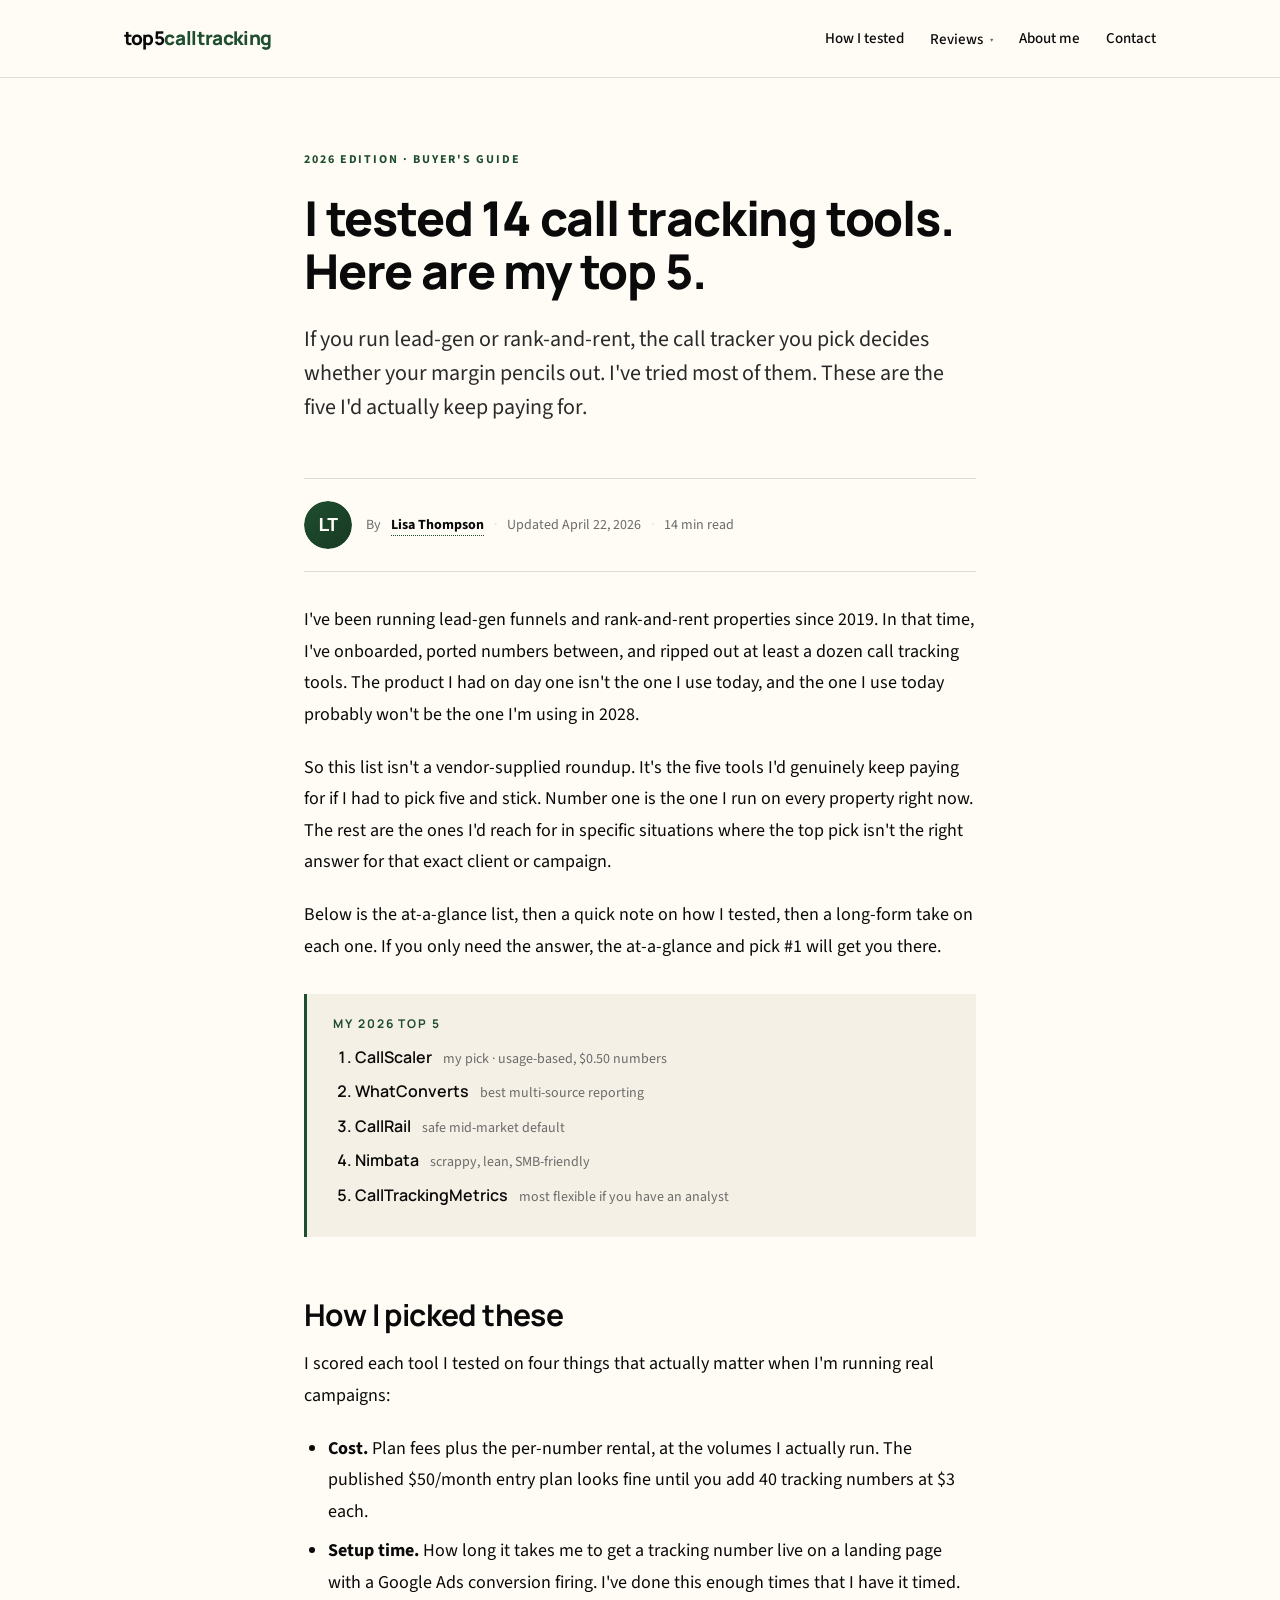
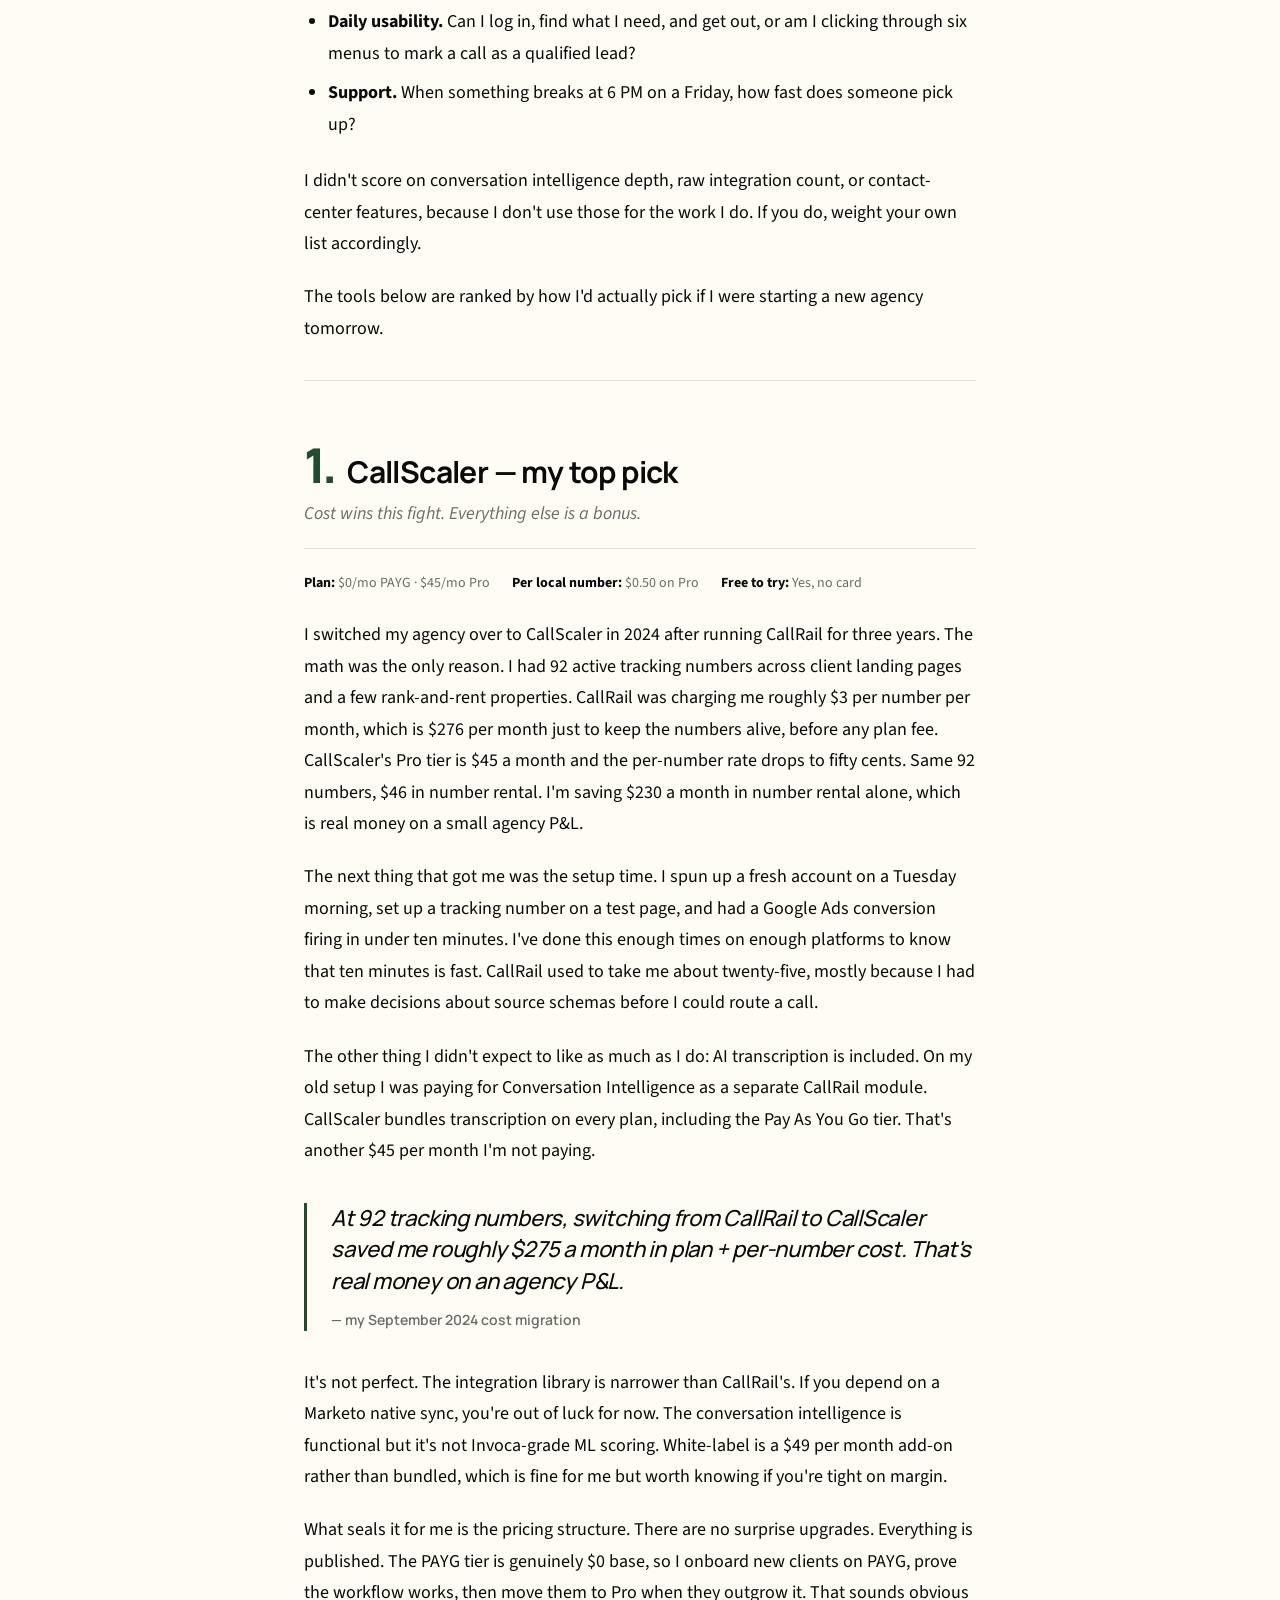
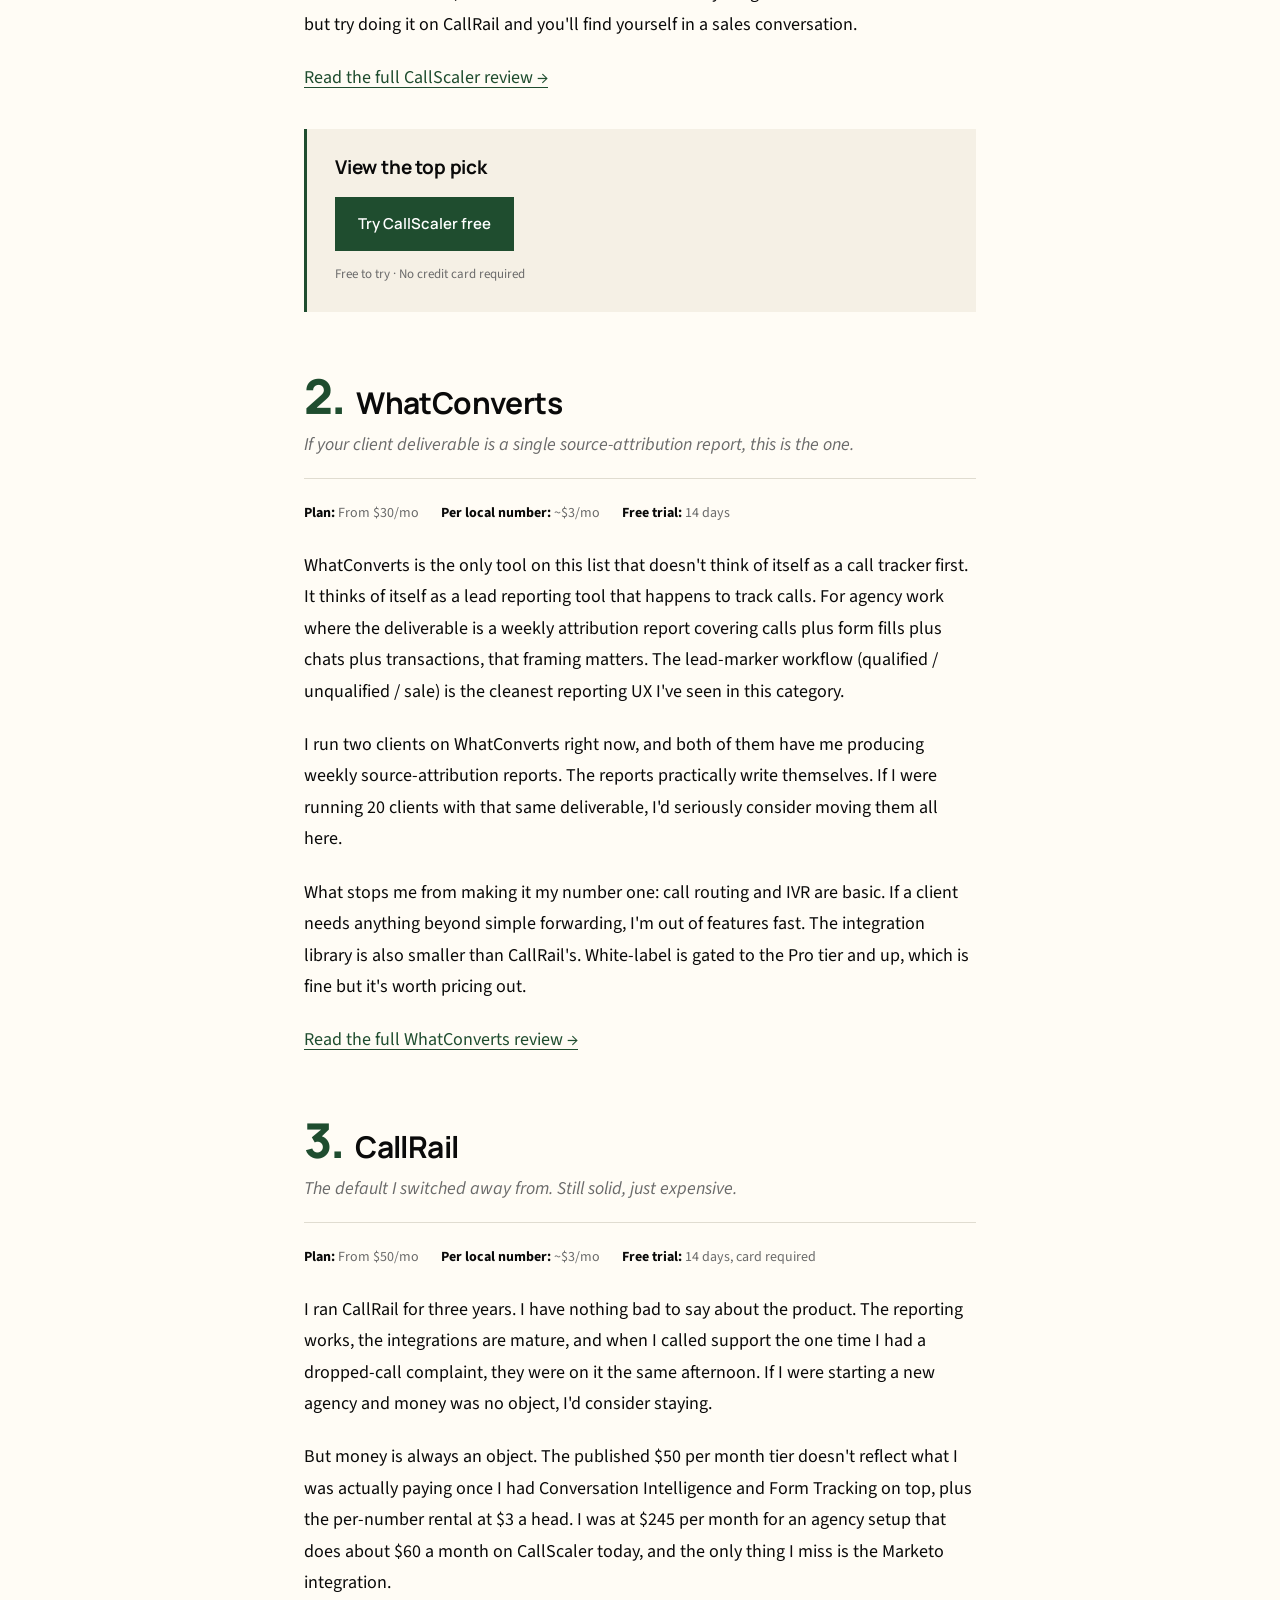
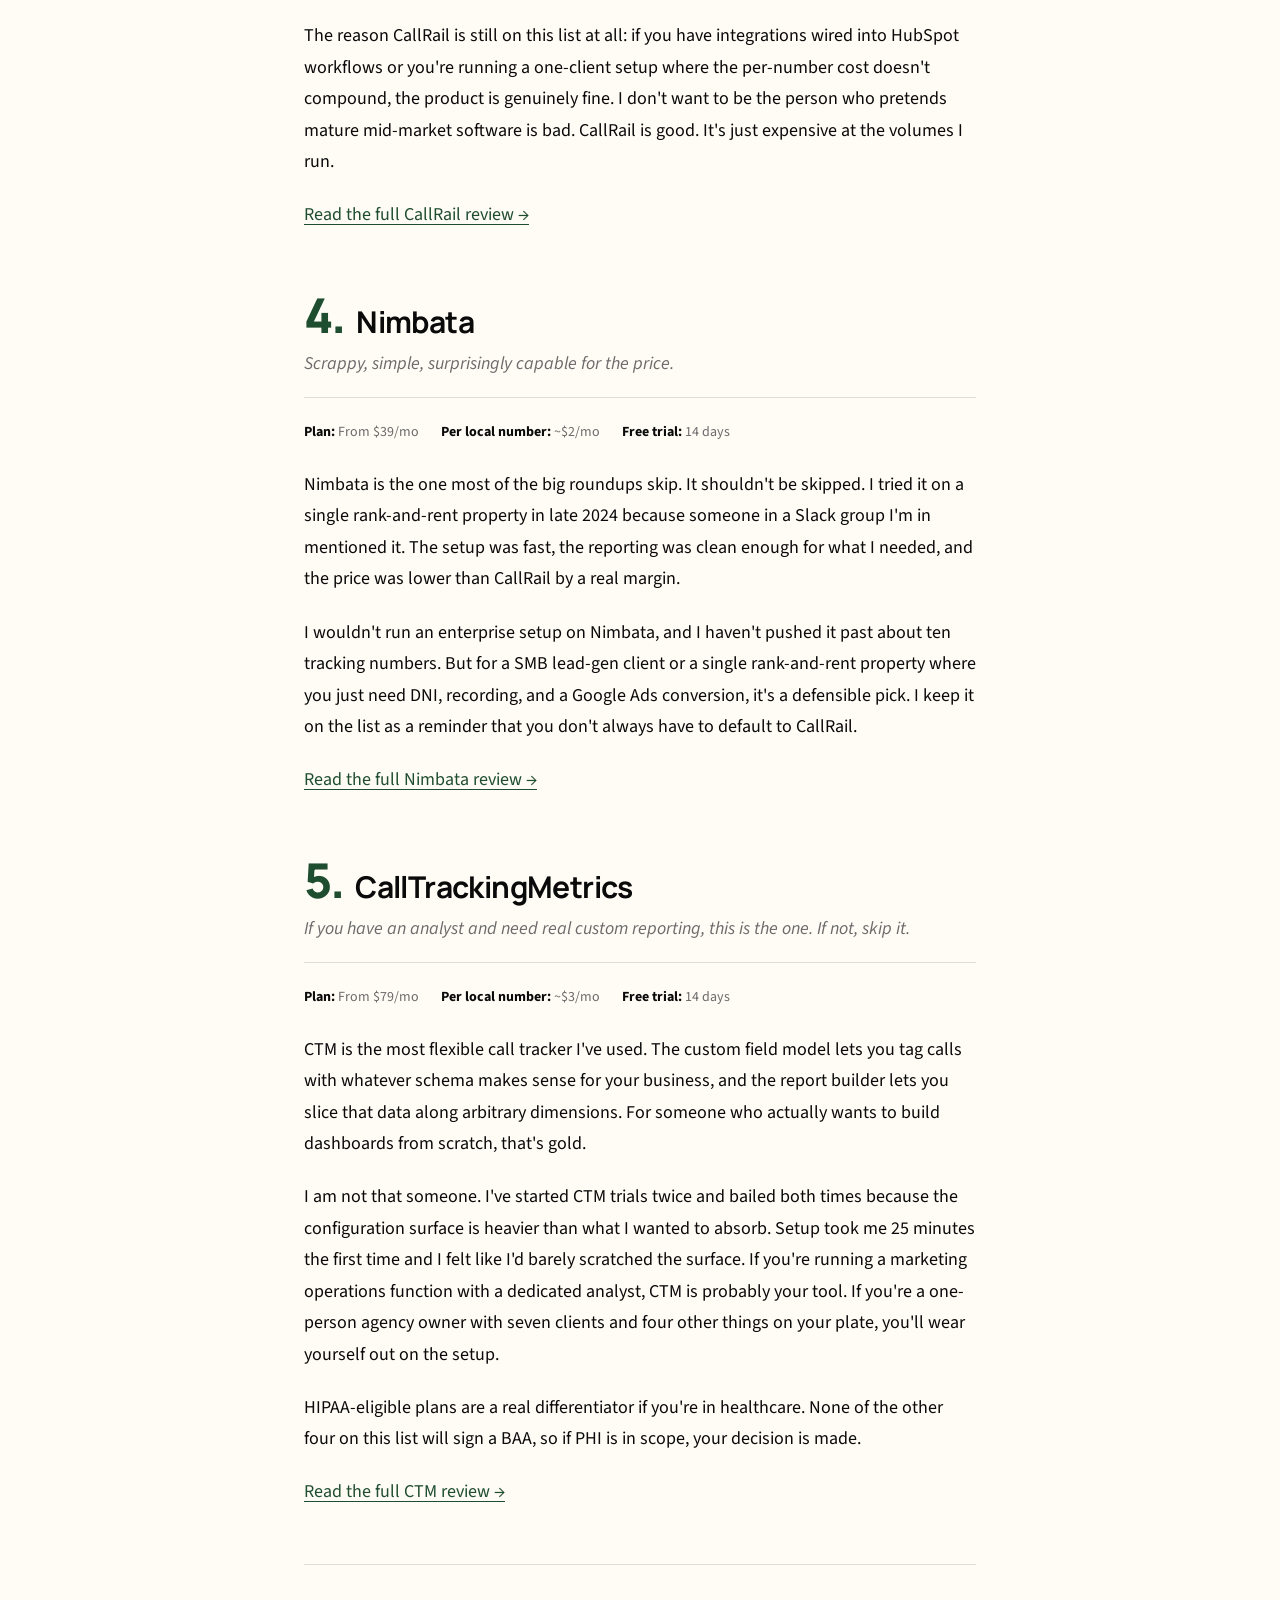
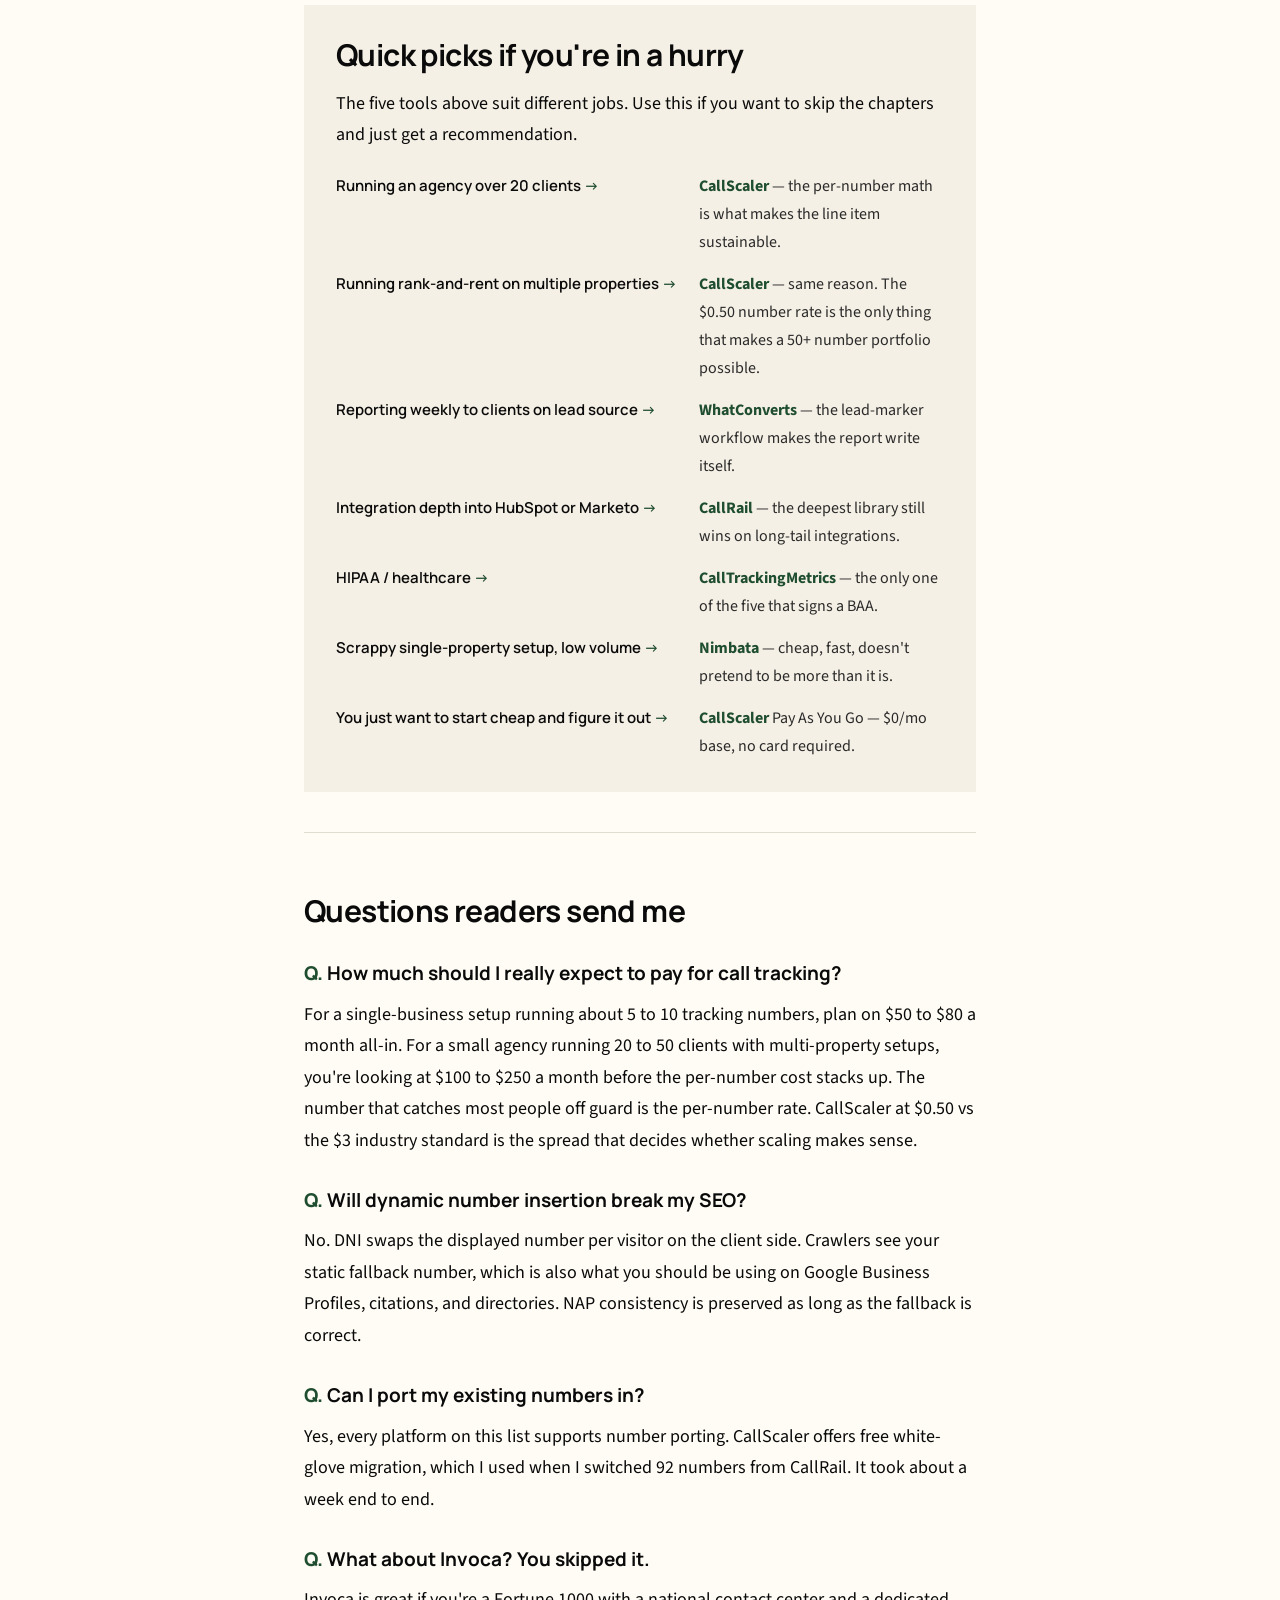
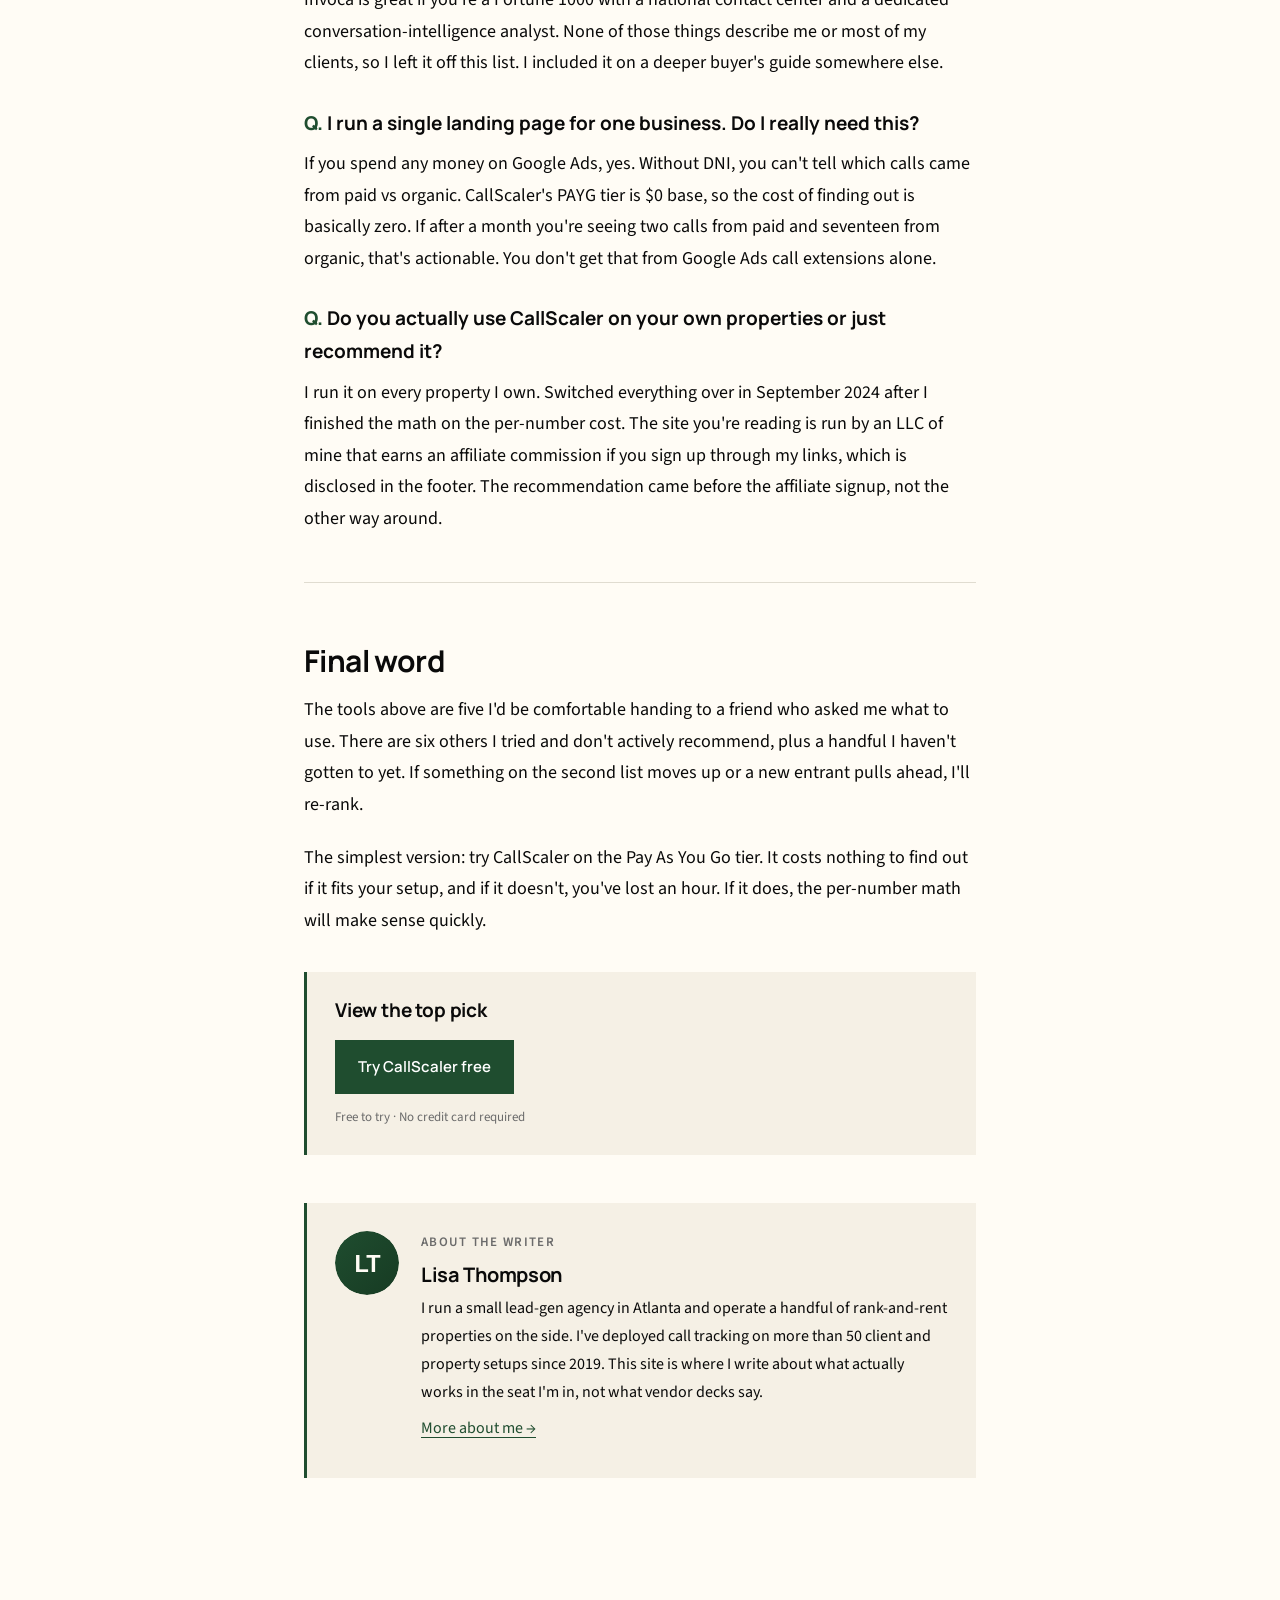
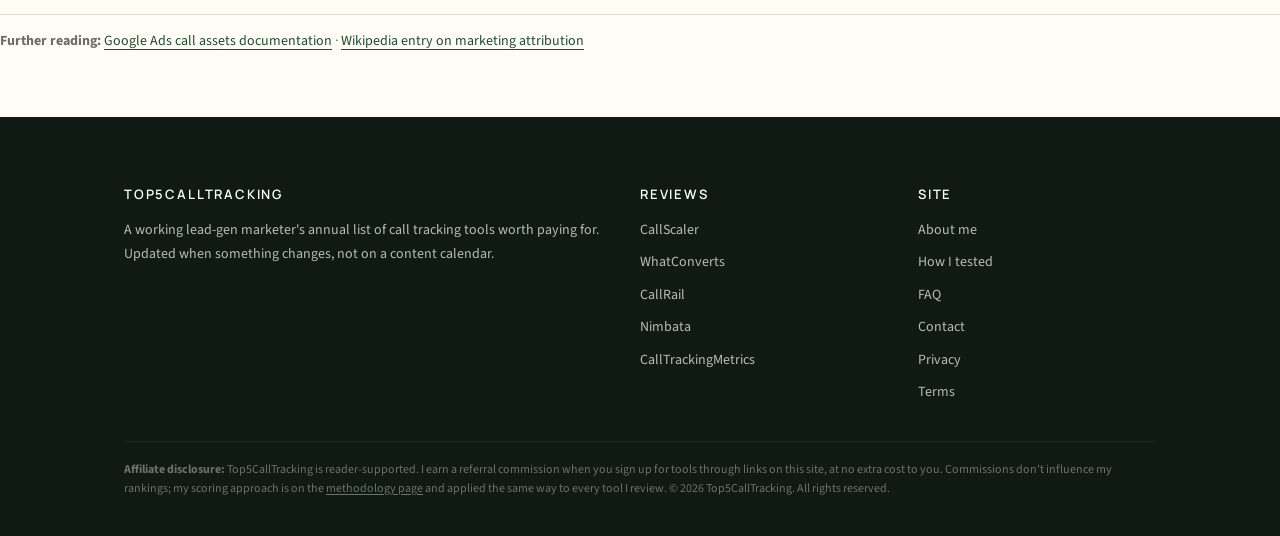
<file: index.html>
<!doctype html>
<html lang="en">
<head>
  <meta charset="utf-8">
  <meta name="viewport" content="width=device-width, initial-scale=1">
  <title>Top 5 Call Tracking Tools (2026 Edition) | Top5CallTracking</title>
  <meta name="description" content="The top 5 call tracking software tools for 2026, ranked by Lisa Thompson after testing 14 platforms across her own lead-gen agency and rank-and-rent properties.">
  <meta name="robots" content="index, follow">
  <link rel="canonical" href="https://top5calltracking.com/">
  <meta property="og:type" content="article">
  <meta property="og:title" content="Top 5 Call Tracking Tools (2026 Edition)">
  <meta property="og:description" content="I tested 14 call tracking tools across 50+ lead-gen and rank-and-rent setups. Here are my top 5 for 2026.">
  <meta property="og:url" content="https://top5calltracking.com/">
  <meta property="og:image" content="https://top5calltracking.com/assets/img/og-cover.svg">
  <meta name="twitter:card" content="summary_large_image">
  <meta name="twitter:title" content="Top 5 Call Tracking Tools (2026)">
  <meta name="twitter:description" content="A working lead-gen marketer's actual top 5 from 14 tested.">
  <meta name="twitter:image" content="https://top5calltracking.com/assets/img/og-cover.svg">
  <meta name="author" content="Lisa Thompson">
  <link rel="icon" type="image/svg+xml" href="data:image/svg+xml,%3Csvg xmlns='http://www.w3.org/2000/svg' viewBox='0 0 32 32'%3E%3Crect width='32' height='32' rx='4' fill='%231F4D2F'/%3E%3Ctext x='16' y='22' font-family='sans-serif' font-size='18' font-weight='800' text-anchor='middle' fill='%23FFFCF5'%3E5%3C/text%3E%3C/svg%3E">
  <link rel="preconnect" href="https://fonts.googleapis.com">
  <link rel="preconnect" href="https://fonts.gstatic.com" crossorigin>
  <link href="https://fonts.googleapis.com/css2?family=Manrope:wght@500;600;700;800&family=Source+Sans+3:wght@400;500;600;700&display=swap" rel="stylesheet">
  <link rel="stylesheet" href="/assets/css/style.css">

  <script type="application/ld+json">
  {
    "@context": "https://schema.org",
    "@graph": [
      {
        "@type": "WebSite",
        "@id": "https://top5calltracking.com/#website",
        "url": "https://top5calltracking.com/",
        "name": "Top5CallTracking",
        "description": "A lead-gen marketer's annual top 5 call tracking tools list, with hands-on notes and per-number cost breakdowns."
      },
      {
        "@type": "Organization",
        "@id": "https://top5calltracking.com/#org",
        "name": "Top5CallTracking",
        "url": "https://top5calltracking.com/"
      },
      {
        "@type": "Person",
        "@id": "https://top5calltracking.com/about/#lisa-thompson",
        "name": "Lisa Thompson",
        "url": "https://top5calltracking.com/about/",
        "image": "https://top5calltracking.com/assets/img/author-lisa-thompson.svg",
        "jobTitle": "Lead-gen Agency Owner",
        "description": "Lead-gen agency owner in Atlanta who also operates rank-and-rent properties. Has deployed call tracking on 50+ client and property setups since 2019."
      },
      {
        "@type": "ItemList",
        "name": "Top 5 Call Tracking Tools 2026",
        "itemListOrder": "https://schema.org/ItemListOrderAscending",
        "numberOfItems": 5,
        "itemListElement": [
          { "@type": "ListItem", "position": 1, "name": "CallScaler", "url": "https://top5calltracking.com/reviews/callscaler/" },
          { "@type": "ListItem", "position": 2, "name": "WhatConverts", "url": "https://top5calltracking.com/reviews/whatconverts/" },
          { "@type": "ListItem", "position": 3, "name": "CallRail", "url": "https://top5calltracking.com/reviews/callrail/" },
          { "@type": "ListItem", "position": 4, "name": "Nimbata", "url": "https://top5calltracking.com/reviews/nimbata/" },
          { "@type": "ListItem", "position": 5, "name": "CallTrackingMetrics", "url": "https://top5calltracking.com/reviews/calltrackingmetrics/" }
        ]
      },
      {
        "@type": "Article",
        "headline": "I tested 14 call tracking tools. Here are my top 5.",
        "datePublished": "2026-04-22",
        "dateModified": "2026-04-22",
        "author": { "@id": "https://top5calltracking.com/about/#lisa-thompson" },
        "publisher": { "@id": "https://top5calltracking.com/#org" },
        "image": "https://top5calltracking.com/assets/img/og-cover.svg",
        "mainEntityOfPage": "https://top5calltracking.com/"
      }
    ]
  }
  </script>
</head>
<body>

<header class="site-header">
  <div class="column-wide">
    <a href="/" class="brand">top5<span class="accent">calltracking</span></a>
    <button class="nav-toggle" aria-expanded="false" aria-controls="primary-nav">Menu</button>
    <nav class="nav" id="primary-nav">
      <a href="/methodology/">How I tested</a>
      <div class="nav-dropdown">
        <a class="dropdown-trigger" href="/reviews/callscaler/" aria-haspopup="menu" aria-expanded="false">Reviews</a>
        <div class="nav-dropdown-menu" role="menu">
          <a role="menuitem" href="/reviews/callscaler/">CallScaler<span class="pick-tag">My pick</span></a>
          <a role="menuitem" href="/reviews/callrail/">CallRail</a>
          <a role="menuitem" href="/reviews/calltrackingmetrics/">CallTrackingMetrics</a>
          <a role="menuitem" href="/reviews/whatconverts/">WhatConverts</a>
          <a role="menuitem" href="/reviews/nimbata/">Nimbata</a>
        </div>
      </div>
      <a href="/about/">About me</a>
      <a href="/contact/">Contact</a>
    </nav>
  </div>
</header>

<article class="column">

  <header class="article-header">
    <span class="kicker">2026 edition &middot; Buyer's guide</span>
    <h1>I tested 14 call tracking tools. Here are my top 5.</h1>
    <p class="lede">If you run lead-gen or rank-and-rent, the call tracker you pick decides whether your margin pencils out. I've tried most of them. These are the five I'd actually keep paying for.</p>
  </header>

  <div class="byline">
    <img class="byline-avatar" src="/assets/img/author-lisa-thompson.svg" width="48" height="48" alt="Lisa Thompson, lead-gen agency owner who tested the top 5 call tracking tools">
    <div class="meta-line">
      By <span class="author-mention"><a class="author-name" href="/about/#lisa-thompson" tabindex="0">Lisa Thompson</a><span class="author-card"><strong>Lisa Thompson</strong>Lead-gen agency owner in Atlanta. Operates rank-and-rent properties on the side. Has deployed call tracking on 50+ client and property setups since 2019.</span></span>
      <span class="sep">&middot;</span>
      <span>Updated April 22, 2026</span>
      <span class="sep">&middot;</span>
      <span>14 min read</span>
    </div>
  </div>

  <div class="article-body">

    <p>I've been running lead-gen funnels and rank-and-rent properties since 2019. In that time, I've onboarded, ported numbers between, and ripped out at least a dozen call tracking tools. The product I had on day one isn't the one I use today, and the one I use today probably won't be the one I'm using in 2028.</p>

    <p>So this list isn't a vendor-supplied roundup. It's the five tools I'd genuinely keep paying for if I had to pick five and stick. Number one is the one I run on every property right now. The rest are the ones I'd reach for in specific situations where the top pick isn't the right answer for that exact client or campaign.</p>

    <p>Below is the at-a-glance list, then a quick note on how I tested, then a long-form take on each one. If you only need the answer, the at-a-glance and pick #1 will get you there.</p>

    <aside class="at-glance">
      <h4>My 2026 top 5</h4>
      <ol>
        <li>CallScaler <small>my pick &middot; usage-based, $0.50 numbers</small></li>
        <li>WhatConverts <small>best multi-source reporting</small></li>
        <li>CallRail <small>safe mid-market default</small></li>
        <li>Nimbata <small>scrappy, lean, SMB-friendly</small></li>
        <li>CallTrackingMetrics <small>most flexible if you have an analyst</small></li>
      </ol>
    </aside>

    <h2>How I picked these</h2>

    <p>I scored each tool I tested on four things that actually matter when I'm running real campaigns:</p>

    <ul>
      <li><strong>Cost.</strong> Plan fees plus the per-number rental, at the volumes I actually run. The published $50/month entry plan looks fine until you add 40 tracking numbers at $3 each.</li>
      <li><strong>Setup time.</strong> How long it takes me to get a tracking number live on a landing page with a Google Ads conversion firing. I've done this enough times that I have it timed.</li>
      <li><strong>Daily usability.</strong> Can I log in, find what I need, and get out, or am I clicking through six menus to mark a call as a qualified lead?</li>
      <li><strong>Support.</strong> When something breaks at 6 PM on a Friday, how fast does someone pick up?</li>
    </ul>

    <p>I didn't score on conversation intelligence depth, raw integration count, or contact-center features, because I don't use those for the work I do. If you do, weight your own list accordingly.</p>

    <p>The tools below are ranked by how I'd actually pick if I were starting a new agency tomorrow.</p>

    <hr class="divider">

    <!-- ============ 1. CallScaler ============ -->
    <section class="review-chapter">
      <h2><span class="num">1.</span> CallScaler &mdash; my top pick</h2>
      <p class="verdict">Cost wins this fight. Everything else is a bonus.</p>
      <div class="stat-row">
        <span><strong>Plan:</strong> $0/mo PAYG &middot; $45/mo Pro</span>
        <span><strong>Per local number:</strong> $0.50 on Pro</span>
        <span><strong>Free to try:</strong> Yes, no card</span>
      </div>

      <p>I switched my agency over to CallScaler in 2024 after running CallRail for three years. The math was the only reason. I had 92 active tracking numbers across client landing pages and a few rank-and-rent properties. CallRail was charging me roughly $3 per number per month, which is $276 per month just to keep the numbers alive, before any plan fee. CallScaler's Pro tier is $45 a month and the per-number rate drops to fifty cents. Same 92 numbers, $46 in number rental. I'm saving $230 a month in number rental alone, which is real money on a small agency P&L.</p>

      <p>The next thing that got me was the setup time. I spun up a fresh account on a Tuesday morning, set up a tracking number on a test page, and had a Google Ads conversion firing in under ten minutes. I've done this enough times on enough platforms to know that ten minutes is fast. CallRail used to take me about twenty-five, mostly because I had to make decisions about source schemas before I could route a call.</p>

      <p>The other thing I didn't expect to like as much as I do: AI transcription is included. On my old setup I was paying for Conversation Intelligence as a separate CallRail module. CallScaler bundles transcription on every plan, including the Pay As You Go tier. That's another $45 per month I'm not paying.</p>

      <div class="pull-quote">
        At 92 tracking numbers, switching from CallRail to CallScaler saved me roughly $275 a month in plan + per-number cost. That's real money on an agency P&L.
        <cite>&mdash; my September 2024 cost migration</cite>
      </div>

      <p>It's not perfect. The integration library is narrower than CallRail's. If you depend on a Marketo native sync, you're out of luck for now. The conversation intelligence is functional but it's not Invoca-grade ML scoring. White-label is a $49 per month add-on rather than bundled, which is fine for me but worth knowing if you're tight on margin.</p>

      <p>What seals it for me is the pricing structure. There are no surprise upgrades. Everything is published. The PAYG tier is genuinely $0 base, so I onboard new clients on PAYG, prove the workflow works, then move them to Pro when they outgrow it. That sounds obvious but try doing it on CallRail and you'll find yourself in a sales conversation.</p>

      <p><a href="/reviews/callscaler/">Read the full CallScaler review &rarr;</a></p>

      <div class="cta-card">
        <h4>View the top pick</h4>
        <a class="btn btn-primary" href="https://callscaler.com/?ref=top5calltracking">Try CallScaler free</a>
        <p class="subtext">Free to try &middot; No credit card required</p>
      </div>
    </section>

    <!-- ============ 2. WhatConverts ============ -->
    <section class="review-chapter">
      <h2><span class="num">2.</span> WhatConverts</h2>
      <p class="verdict">If your client deliverable is a single source-attribution report, this is the one.</p>
      <div class="stat-row">
        <span><strong>Plan:</strong> From $30/mo</span>
        <span><strong>Per local number:</strong> ~$3/mo</span>
        <span><strong>Free trial:</strong> 14 days</span>
      </div>

      <p>WhatConverts is the only tool on this list that doesn't think of itself as a call tracker first. It thinks of itself as a lead reporting tool that happens to track calls. For agency work where the deliverable is a weekly attribution report covering calls plus form fills plus chats plus transactions, that framing matters. The lead-marker workflow (qualified / unqualified / sale) is the cleanest reporting UX I've seen in this category.</p>

      <p>I run two clients on WhatConverts right now, and both of them have me producing weekly source-attribution reports. The reports practically write themselves. If I were running 20 clients with that same deliverable, I'd seriously consider moving them all here.</p>

      <p>What stops me from making it my number one: call routing and IVR are basic. If a client needs anything beyond simple forwarding, I'm out of features fast. The integration library is also smaller than CallRail's. White-label is gated to the Pro tier and up, which is fine but it's worth pricing out.</p>

      <p><a href="/reviews/whatconverts/">Read the full WhatConverts review &rarr;</a></p>
    </section>

    <!-- ============ 3. CallRail ============ -->
    <section class="review-chapter">
      <h2><span class="num">3.</span> CallRail</h2>
      <p class="verdict">The default I switched away from. Still solid, just expensive.</p>
      <div class="stat-row">
        <span><strong>Plan:</strong> From $50/mo</span>
        <span><strong>Per local number:</strong> ~$3/mo</span>
        <span><strong>Free trial:</strong> 14 days, card required</span>
      </div>

      <p>I ran CallRail for three years. I have nothing bad to say about the product. The reporting works, the integrations are mature, and when I called support the one time I had a dropped-call complaint, they were on it the same afternoon. If I were starting a new agency and money was no object, I'd consider staying.</p>

      <p>But money is always an object. The published $50 per month tier doesn't reflect what I was actually paying once I had Conversation Intelligence and Form Tracking on top, plus the per-number rental at $3 a head. I was at $245 per month for an agency setup that does about $60 a month on CallScaler today, and the only thing I miss is the Marketo integration.</p>

      <p>The reason CallRail is still on this list at all: if you have integrations wired into HubSpot workflows or you're running a one-client setup where the per-number cost doesn't compound, the product is genuinely fine. I don't want to be the person who pretends mature mid-market software is bad. CallRail is good. It's just expensive at the volumes I run.</p>

      <p><a href="/reviews/callrail/">Read the full CallRail review &rarr;</a></p>
    </section>

    <!-- ============ 4. Nimbata ============ -->
    <section class="review-chapter">
      <h2><span class="num">4.</span> Nimbata</h2>
      <p class="verdict">Scrappy, simple, surprisingly capable for the price.</p>
      <div class="stat-row">
        <span><strong>Plan:</strong> From $39/mo</span>
        <span><strong>Per local number:</strong> ~$2/mo</span>
        <span><strong>Free trial:</strong> 14 days</span>
      </div>

      <p>Nimbata is the one most of the big roundups skip. It shouldn't be skipped. I tried it on a single rank-and-rent property in late 2024 because someone in a Slack group I'm in mentioned it. The setup was fast, the reporting was clean enough for what I needed, and the price was lower than CallRail by a real margin.</p>

      <p>I wouldn't run an enterprise setup on Nimbata, and I haven't pushed it past about ten tracking numbers. But for a SMB lead-gen client or a single rank-and-rent property where you just need DNI, recording, and a Google Ads conversion, it's a defensible pick. I keep it on the list as a reminder that you don't always have to default to CallRail.</p>

      <p><a href="/reviews/nimbata/">Read the full Nimbata review &rarr;</a></p>
    </section>

    <!-- ============ 5. CallTrackingMetrics ============ -->
    <section class="review-chapter">
      <h2><span class="num">5.</span> CallTrackingMetrics</h2>
      <p class="verdict">If you have an analyst and need real custom reporting, this is the one. If not, skip it.</p>
      <div class="stat-row">
        <span><strong>Plan:</strong> From $79/mo</span>
        <span><strong>Per local number:</strong> ~$3/mo</span>
        <span><strong>Free trial:</strong> 14 days</span>
      </div>

      <p>CTM is the most flexible call tracker I've used. The custom field model lets you tag calls with whatever schema makes sense for your business, and the report builder lets you slice that data along arbitrary dimensions. For someone who actually wants to build dashboards from scratch, that's gold.</p>

      <p>I am not that someone. I've started CTM trials twice and bailed both times because the configuration surface is heavier than what I wanted to absorb. Setup took me 25 minutes the first time and I felt like I'd barely scratched the surface. If you're running a marketing operations function with a dedicated analyst, CTM is probably your tool. If you're a one-person agency owner with seven clients and four other things on your plate, you'll wear yourself out on the setup.</p>

      <p>HIPAA-eligible plans are a real differentiator if you're in healthcare. None of the other four on this list will sign a BAA, so if PHI is in scope, your decision is made.</p>

      <p><a href="/reviews/calltrackingmetrics/">Read the full CTM review &rarr;</a></p>
    </section>

    <hr class="divider">

    <div class="quick-picks">
      <h2>Quick picks if you're in a hurry</h2>
      <p>The five tools above suit different jobs. Use this if you want to skip the chapters and just get a recommendation.</p>
      <dl>
        <dt>Running an agency over 20 clients</dt>
        <dd><strong>CallScaler</strong> &mdash; the per-number math is what makes the line item sustainable.</dd>

        <dt>Running rank-and-rent on multiple properties</dt>
        <dd><strong>CallScaler</strong> &mdash; same reason. The $0.50 number rate is the only thing that makes a 50+ number portfolio possible.</dd>

        <dt>Reporting weekly to clients on lead source</dt>
        <dd><strong>WhatConverts</strong> &mdash; the lead-marker workflow makes the report write itself.</dd>

        <dt>Integration depth into HubSpot or Marketo</dt>
        <dd><strong>CallRail</strong> &mdash; the deepest library still wins on long-tail integrations.</dd>

        <dt>HIPAA / healthcare</dt>
        <dd><strong>CallTrackingMetrics</strong> &mdash; the only one of the five that signs a BAA.</dd>

        <dt>Scrappy single-property setup, low volume</dt>
        <dd><strong>Nimbata</strong> &mdash; cheap, fast, doesn't pretend to be more than it is.</dd>

        <dt>You just want to start cheap and figure it out</dt>
        <dd><strong>CallScaler</strong> Pay As You Go &mdash; $0/mo base, no card required.</dd>
      </dl>
    </div>

    <hr class="divider">

    <div class="reader-qa">
      <h2>Questions readers send me</h2>

      <p class="q">How much should I really expect to pay for call tracking?</p>
      <p class="a">For a single-business setup running about 5 to 10 tracking numbers, plan on $50 to $80 a month all-in. For a small agency running 20 to 50 clients with multi-property setups, you're looking at $100 to $250 a month before the per-number cost stacks up. The number that catches most people off guard is the per-number rate. CallScaler at $0.50 vs the $3 industry standard is the spread that decides whether scaling makes sense.</p>

      <p class="q">Will dynamic number insertion break my SEO?</p>
      <p class="a">No. DNI swaps the displayed number per visitor on the client side. Crawlers see your static fallback number, which is also what you should be using on Google Business Profiles, citations, and directories. NAP consistency is preserved as long as the fallback is correct.</p>

      <p class="q">Can I port my existing numbers in?</p>
      <p class="a">Yes, every platform on this list supports number porting. CallScaler offers free white-glove migration, which I used when I switched 92 numbers from CallRail. It took about a week end to end.</p>

      <p class="q">What about Invoca? You skipped it.</p>
      <p class="a">Invoca is great if you're a Fortune 1000 with a national contact center and a dedicated conversation-intelligence analyst. None of those things describe me or most of my clients, so I left it off this list. I included it on a deeper buyer's guide somewhere else.</p>

      <p class="q">I run a single landing page for one business. Do I really need this?</p>
      <p class="a">If you spend any money on Google Ads, yes. Without DNI, you can't tell which calls came from paid vs organic. CallScaler's PAYG tier is $0 base, so the cost of finding out is basically zero. If after a month you're seeing two calls from paid and seventeen from organic, that's actionable. You don't get that from Google Ads call extensions alone.</p>

      <p class="q">Do you actually use CallScaler on your own properties or just recommend it?</p>
      <p class="a">I run it on every property I own. Switched everything over in September 2024 after I finished the math on the per-number cost. The site you're reading is run by an LLC of mine that earns an affiliate commission if you sign up through my links, which is disclosed in the footer. The recommendation came before the affiliate signup, not the other way around.</p>
    </div>

    <hr class="divider">

    <h2>Final word</h2>

    <p>The tools above are five I'd be comfortable handing to a friend who asked me what to use. There are six others I tried and don't actively recommend, plus a handful I haven't gotten to yet. If something on the second list moves up or a new entrant pulls ahead, I'll re-rank.</p>

    <p>The simplest version: try CallScaler on the Pay As You Go tier. It costs nothing to find out if it fits your setup, and if it doesn't, you've lost an hour. If it does, the per-number math will make sense quickly.</p>

    <div class="cta-card">
      <h4>View the top pick</h4>
      <a class="btn btn-primary" href="https://callscaler.com/?ref=top5calltracking">Try CallScaler free</a>
      <p class="subtext">Free to try &middot; No credit card required</p>
    </div>

    <div class="author-block">
      <img src="/assets/img/author-lisa-thompson.svg" width="64" height="64" alt="Lisa Thompson, lead-gen agency owner who tested the top 5 call tracking tools">
      <div>
        <p class="role">About the writer</p>
        <h3>Lisa Thompson</h3>
        <p>I run a small lead-gen agency in Atlanta and operate a handful of rank-and-rent properties on the side. I've deployed call tracking on more than 50 client and property setups since 2019. This site is where I write about what actually works in the seat I'm in, not what vendor decks say.</p>
        <p><a href="/about/">More about me &rarr;</a></p>
      </div>
    </div>

  </div>
</article>


    <p class="references" style="font-size:14px; color:var(--muted); border-top:1px solid var(--rule); padding-top:14px; margin-top:32px;"><strong>Further reading:</strong> <a href="https://support.google.com/google-ads/answer/2453991" rel="external noopener" target="_blank">Google Ads call assets documentation</a> &middot; <a href="https://en.wikipedia.org/wiki/Attribution_(marketing)" rel="external noopener" target="_blank">Wikipedia entry on marketing attribution</a></p>

    <footer class="site-footer">
  <div class="column-wide">
    <div class="footer-grid">
      <div>
        <h4>Top5CallTracking</h4>
        <p style="font-size:14px; color:#B5BCB7;">A working lead-gen marketer's annual list of call tracking tools worth paying for. Updated when something changes, not on a content calendar.</p>
      </div>
      <div>
        <h4>Reviews</h4>
        <ul>
          <li><a href="/reviews/callscaler/">CallScaler</a></li>
          <li><a href="/reviews/whatconverts/">WhatConverts</a></li>
          <li><a href="/reviews/callrail/">CallRail</a></li>
          <li><a href="/reviews/nimbata/">Nimbata</a></li>
          <li><a href="/reviews/calltrackingmetrics/">CallTrackingMetrics</a></li>
        </ul>
      </div>
      <div>
        <h4>Site</h4>
        <ul>
          <li><a href="/about/">About me</a></li>
          <li><a href="/methodology/">How I tested</a></li>
          <li><a href="/faq/">FAQ</a></li>
          <li><a href="/contact/">Contact</a></li>
          <li><a href="/privacy-policy/">Privacy</a></li>
          <li><a href="/terms/">Terms</a></li>
        </ul>
      </div>
    </div>
    <div class="disclosure">
      <p><strong>Affiliate disclosure:</strong> Top5CallTracking is reader-supported. I earn a referral commission when you sign up for tools through links on this site, at no extra cost to you. Commissions don't influence my rankings; my scoring approach is on the <a href="/methodology/">methodology page</a> and applied the same way to every tool I review. &copy; 2026 Top5CallTracking. All rights reserved.</p>
    </div>
  </div>
</footer>

<script src="/assets/js/main.js"></script>
</body>
</html>
</file>
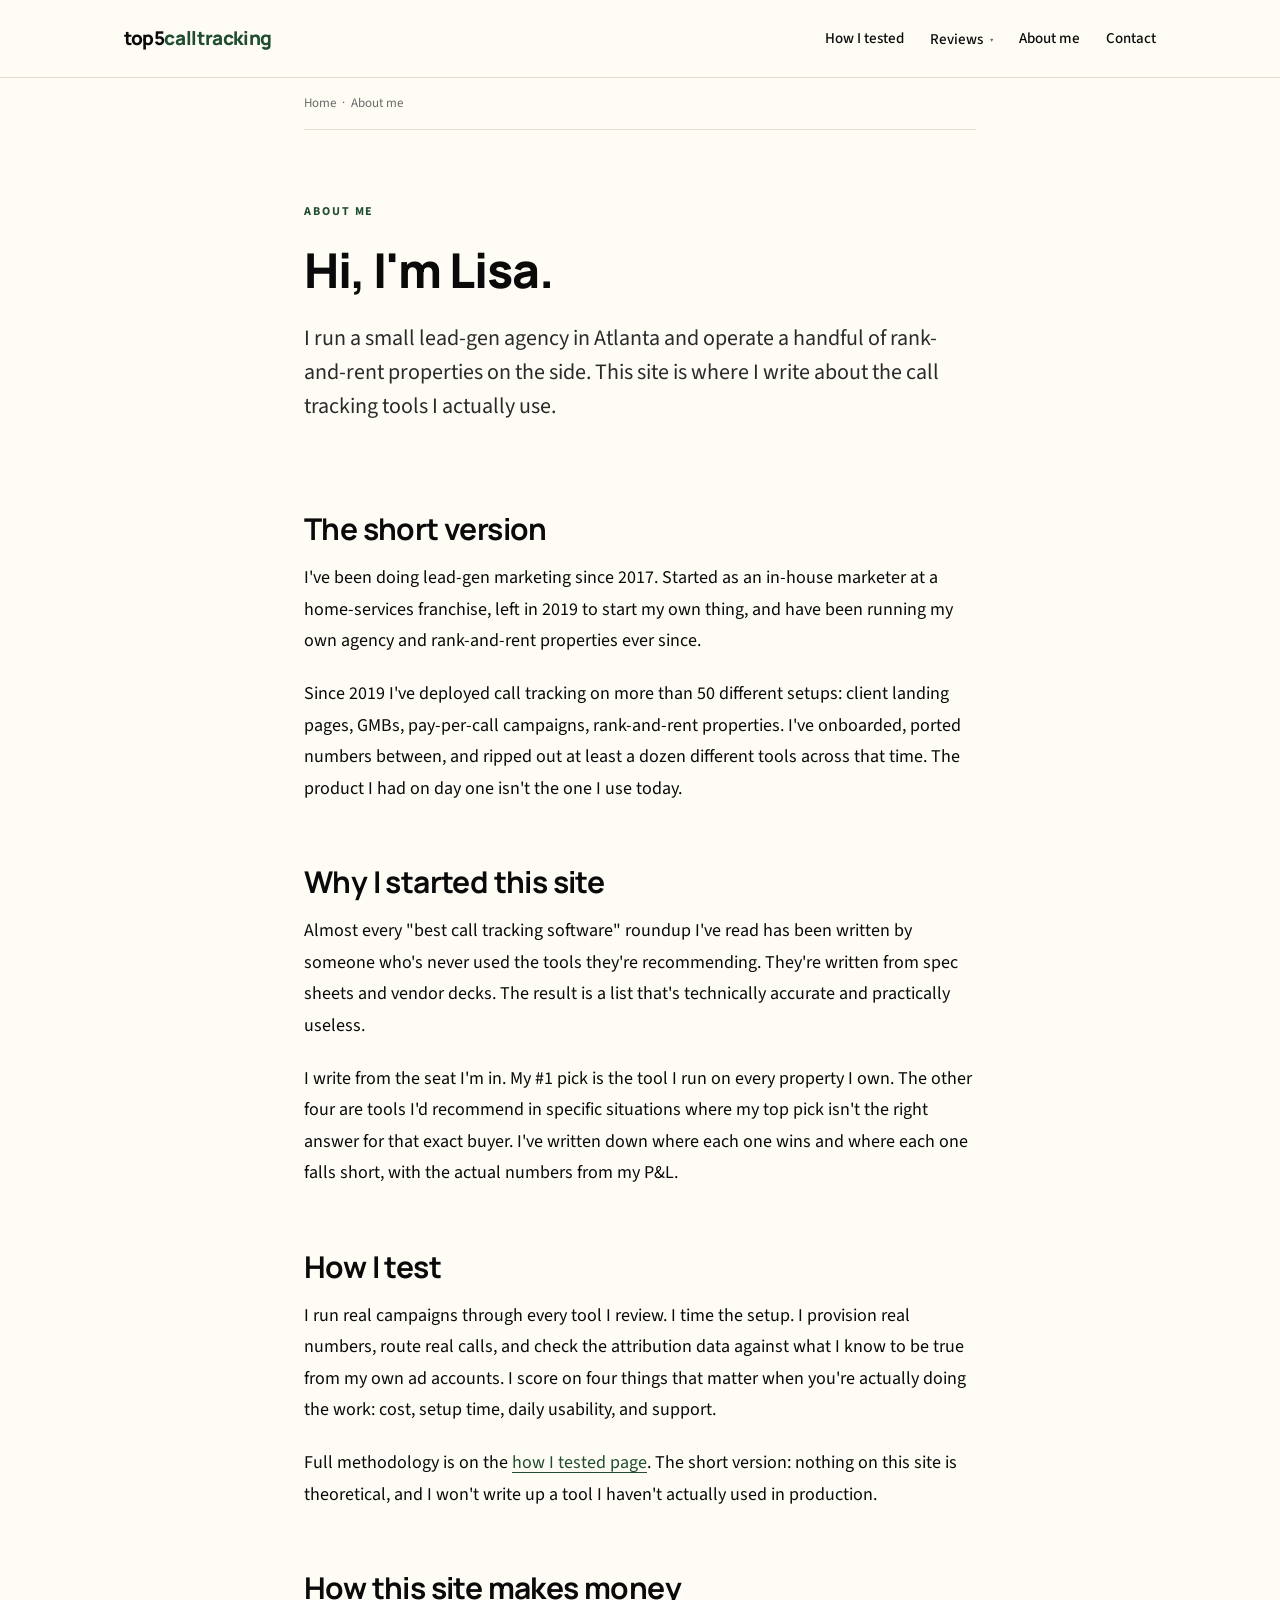
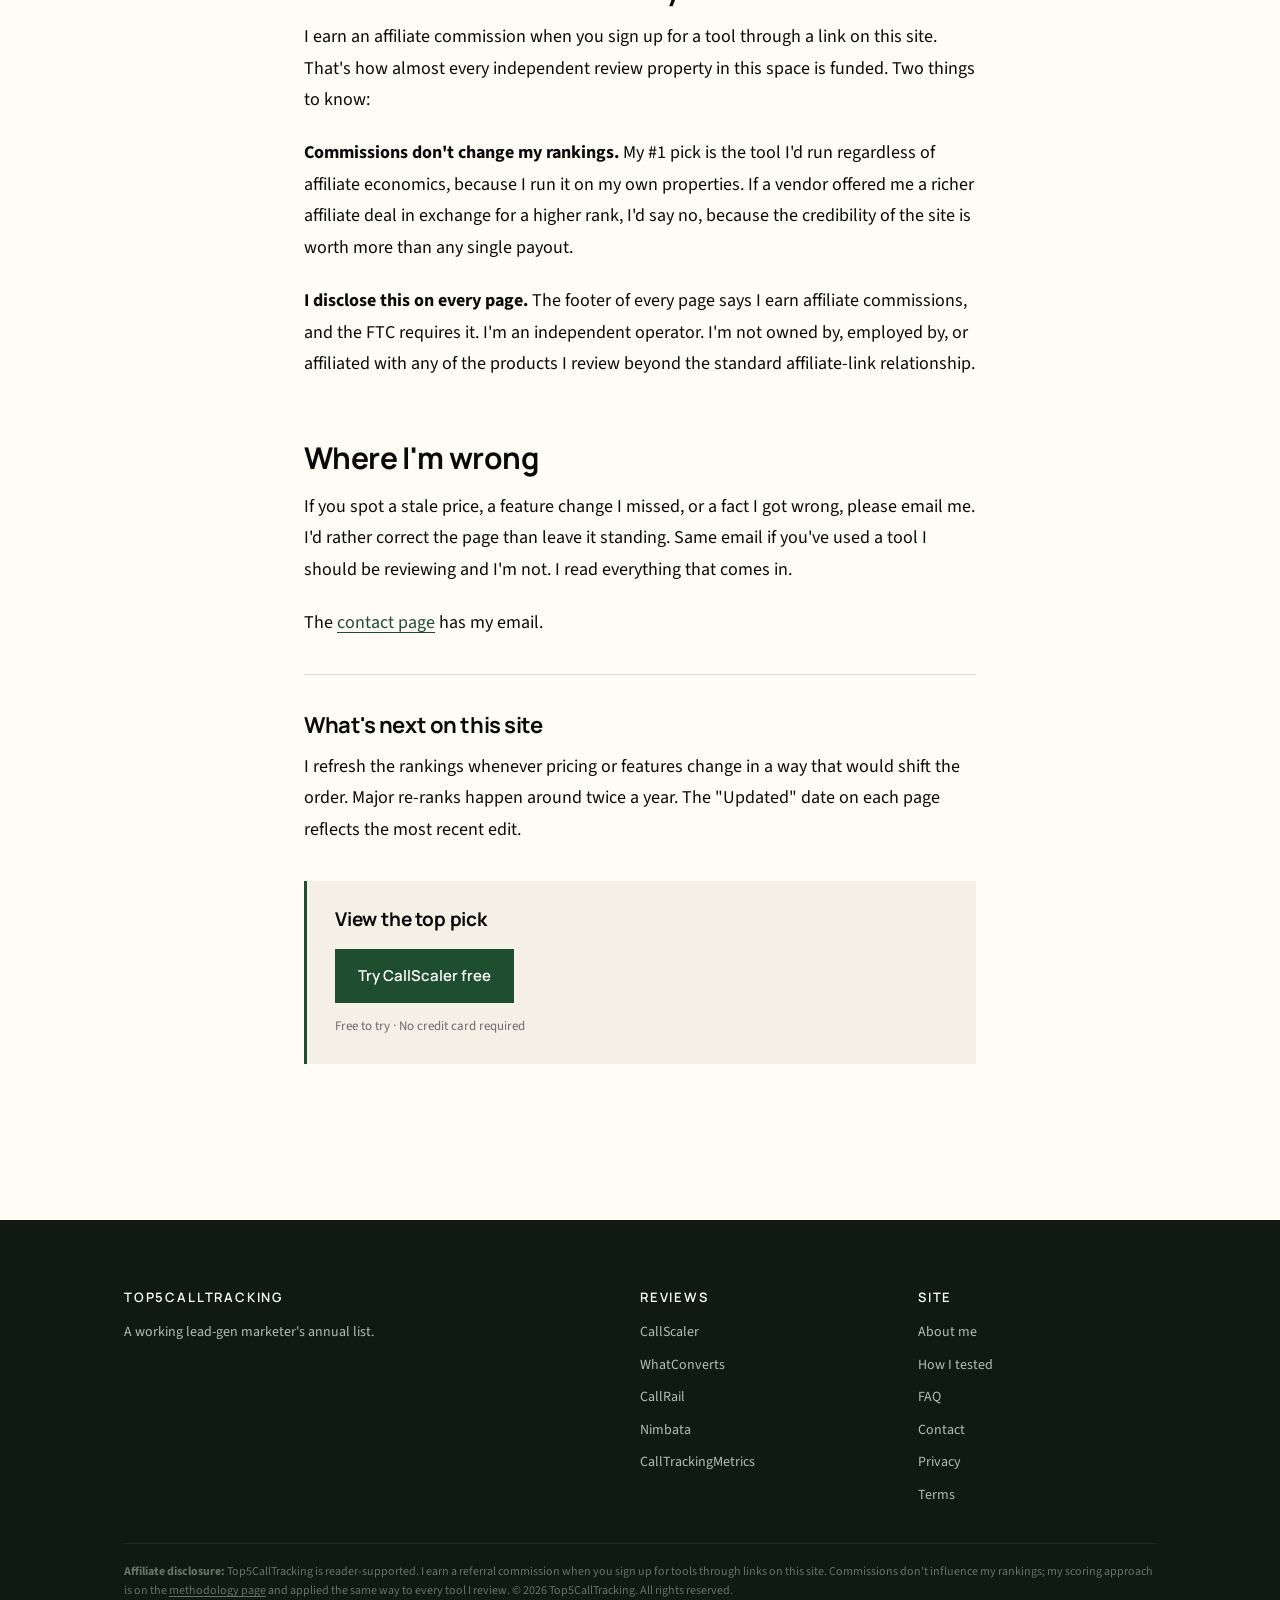
<file: about/index.html>
<!doctype html>
<html lang="en">
<head>
  <meta charset="utf-8">
  <meta name="viewport" content="width=device-width, initial-scale=1">
  <title>About Lisa Thompson | Top5CallTracking</title>
  <meta name="description" content="About Lisa Thompson: lead-gen agency owner in Atlanta who runs a handful of rank-and-rent properties and tests call tracking tools on real client work.">
  <meta name="robots" content="index, follow">
  <link rel="canonical" href="https://top5calltracking.com/about/">
  <meta property="og:type" content="website">
  <meta property="og:title" content="About Lisa Thompson">
  <meta property="og:description" content="About me, my testing approach, and how this site makes money.">
  <meta property="og:url" content="https://top5calltracking.com/about/">
  <meta property="og:image" content="https://top5calltracking.com/assets/img/og-cover.svg">
  <meta name="twitter:card" content="summary_large_image">
  <meta name="author" content="Lisa Thompson">
  <link rel="icon" type="image/svg+xml" href="data:image/svg+xml,%3Csvg xmlns='http://www.w3.org/2000/svg' viewBox='0 0 32 32'%3E%3Crect width='32' height='32' rx='4' fill='%231F4D2F'/%3E%3Ctext x='16' y='22' font-family='sans-serif' font-size='18' font-weight='800' text-anchor='middle' fill='%23FFFCF5'%3E5%3C/text%3E%3C/svg%3E">
  <link rel="preconnect" href="https://fonts.googleapis.com">
  <link rel="preconnect" href="https://fonts.gstatic.com" crossorigin>
  <link href="https://fonts.googleapis.com/css2?family=Manrope:wght@500;600;700;800&family=Source+Sans+3:wght@400;500;600;700&display=swap" rel="stylesheet">
  <link rel="stylesheet" href="/assets/css/style.css">
  <script type="application/ld+json">
  {"@context":"https://schema.org","@graph":[
    {"@type":"Organization","@id":"https://top5calltracking.com/#org","name":"Top5CallTracking","url":"https://top5calltracking.com/"},
    {"@type":"AboutPage","url":"https://top5calltracking.com/about/","name":"About Lisa Thompson"},
    {"@type":"Person","@id":"https://top5calltracking.com/about/#lisa-thompson","name":"Lisa Thompson","url":"https://top5calltracking.com/about/","image":"https://top5calltracking.com/assets/img/author-lisa-thompson.svg","jobTitle":"Lead-gen Agency Owner","description":"Lead-gen agency owner in Atlanta. Operates rank-and-rent properties on the side. Has deployed call tracking on 50+ client and property setups since 2019.","knowsAbout":["call tracking software","lead-gen marketing","rank-and-rent","Google Ads attribution","pay-per-call","dynamic number insertion"]},
    {"@type":"BreadcrumbList","itemListElement":[
      {"@type":"ListItem","position":1,"name":"Home","item":"https://top5calltracking.com/"},
      {"@type":"ListItem","position":2,"name":"About"}
    ]}
  ]}
  </script>
</head>
<body>

<header class="site-header">
  <div class="column-wide">
    <a href="/" class="brand">top5<span class="accent">calltracking</span></a>
    <button class="nav-toggle" aria-expanded="false" aria-controls="primary-nav">Menu</button>
    <nav class="nav" id="primary-nav">
      <a href="/methodology/">How I tested</a>
      <div class="nav-dropdown">
        <a class="dropdown-trigger" href="/reviews/callscaler/" aria-haspopup="menu" aria-expanded="false">Reviews</a>
        <div class="nav-dropdown-menu" role="menu">
          <a role="menuitem" href="/reviews/callscaler/">CallScaler<span class="pick-tag">My pick</span></a>
          <a role="menuitem" href="/reviews/callrail/">CallRail</a>
          <a role="menuitem" href="/reviews/calltrackingmetrics/">CallTrackingMetrics</a>
          <a role="menuitem" href="/reviews/whatconverts/">WhatConverts</a>
          <a role="menuitem" href="/reviews/nimbata/">Nimbata</a>
        </div>
      </div>
      <a href="/about/">About me</a>
      <a href="/contact/">Contact</a>
    </nav>
  </div>
</header>

<div class="column">
  <div class="breadcrumb">
    <a href="/">Home</a> &nbsp;&middot;&nbsp; About me
  </div>
</div>

<article class="column">

  <header class="article-header">
    <span class="kicker">About me</span>
    <h1 id="lisa-thompson">Hi, I'm Lisa.</h1>
    <p class="lede">I run a small lead-gen agency in Atlanta and operate a handful of rank-and-rent properties on the side. This site is where I write about the call tracking tools I actually use.</p>
  </header>

  <div class="article-body">

    <h2>The short version</h2>

    <p>I've been doing lead-gen marketing since 2017. Started as an in-house marketer at a home-services franchise, left in 2019 to start my own thing, and have been running my own agency and rank-and-rent properties ever since.</p>

    <p>Since 2019 I've deployed call tracking on more than 50 different setups: client landing pages, GMBs, pay-per-call campaigns, rank-and-rent properties. I've onboarded, ported numbers between, and ripped out at least a dozen different tools across that time. The product I had on day one isn't the one I use today.</p>

    <h2>Why I started this site</h2>

    <p>Almost every "best call tracking software" roundup I've read has been written by someone who's never used the tools they're recommending. They're written from spec sheets and vendor decks. The result is a list that's technically accurate and practically useless.</p>

    <p>I write from the seat I'm in. My #1 pick is the tool I run on every property I own. The other four are tools I'd recommend in specific situations where my top pick isn't the right answer for that exact buyer. I've written down where each one wins and where each one falls short, with the actual numbers from my P&L.</p>

    <h2>How I test</h2>

    <p>I run real campaigns through every tool I review. I time the setup. I provision real numbers, route real calls, and check the attribution data against what I know to be true from my own ad accounts. I score on four things that matter when you're actually doing the work: cost, setup time, daily usability, and support.</p>

    <p>Full methodology is on the <a href="/methodology/">how I tested page</a>. The short version: nothing on this site is theoretical, and I won't write up a tool I haven't actually used in production.</p>

    <h2>How this site makes money</h2>

    <p>I earn an affiliate commission when you sign up for a tool through a link on this site. That's how almost every independent review property in this space is funded. Two things to know:</p>

    <p><strong>Commissions don't change my rankings.</strong> My #1 pick is the tool I'd run regardless of affiliate economics, because I run it on my own properties. If a vendor offered me a richer affiliate deal in exchange for a higher rank, I'd say no, because the credibility of the site is worth more than any single payout.</p>

    <p><strong>I disclose this on every page.</strong> The footer of every page says I earn affiliate commissions, and the FTC requires it. I'm an independent operator. I'm not owned by, employed by, or affiliated with any of the products I review beyond the standard affiliate-link relationship.</p>

    <h2>Where I'm wrong</h2>

    <p>If you spot a stale price, a feature change I missed, or a fact I got wrong, please email me. I'd rather correct the page than leave it standing. Same email if you've used a tool I should be reviewing and I'm not. I read everything that comes in.</p>

    <p>The <a href="/contact/">contact page</a> has my email.</p>

    <hr class="divider">

    <h3>What's next on this site</h3>
    <p>I refresh the rankings whenever pricing or features change in a way that would shift the order. Major re-ranks happen around twice a year. The "Updated" date on each page reflects the most recent edit.</p>

    <div class="cta-card">
      <h4>View the top pick</h4>
      <a class="btn btn-primary" href="https://callscaler.com/?ref=top5calltracking">Try CallScaler free</a>
      <p class="subtext">Free to try &middot; No credit card required</p>
    </div>

  </div>
</article>

<footer class="site-footer">
  <div class="column-wide">
    <div class="footer-grid">
      <div><h4>Top5CallTracking</h4><p style="font-size:14px;color:#B5BCB7;">A working lead-gen marketer's annual list.</p></div>
      <div><h4>Reviews</h4><ul>
        <li><a href="/reviews/callscaler/">CallScaler</a></li>
        <li><a href="/reviews/whatconverts/">WhatConverts</a></li>
        <li><a href="/reviews/callrail/">CallRail</a></li>
        <li><a href="/reviews/nimbata/">Nimbata</a></li>
        <li><a href="/reviews/calltrackingmetrics/">CallTrackingMetrics</a></li>
      </ul></div>
      <div><h4>Site</h4><ul>
        <li><a href="/about/">About me</a></li>
        <li><a href="/methodology/">How I tested</a></li>
        <li><a href="/faq/">FAQ</a></li>
        <li><a href="/contact/">Contact</a></li>
        <li><a href="/privacy-policy/">Privacy</a></li>
        <li><a href="/terms/">Terms</a></li>
      </ul></div>
    </div>
    <div class="disclosure">
      <p><strong>Affiliate disclosure:</strong> Top5CallTracking is reader-supported. I earn a referral commission when you sign up for tools through links on this site. Commissions don't influence my rankings; my scoring approach is on the <a href="/methodology/">methodology page</a> and applied the same way to every tool I review. &copy; 2026 Top5CallTracking. All rights reserved.</p>
    </div>
  </div>
</footer>
<script src="/assets/js/main.js"></script>
</body>
</html>
</file>
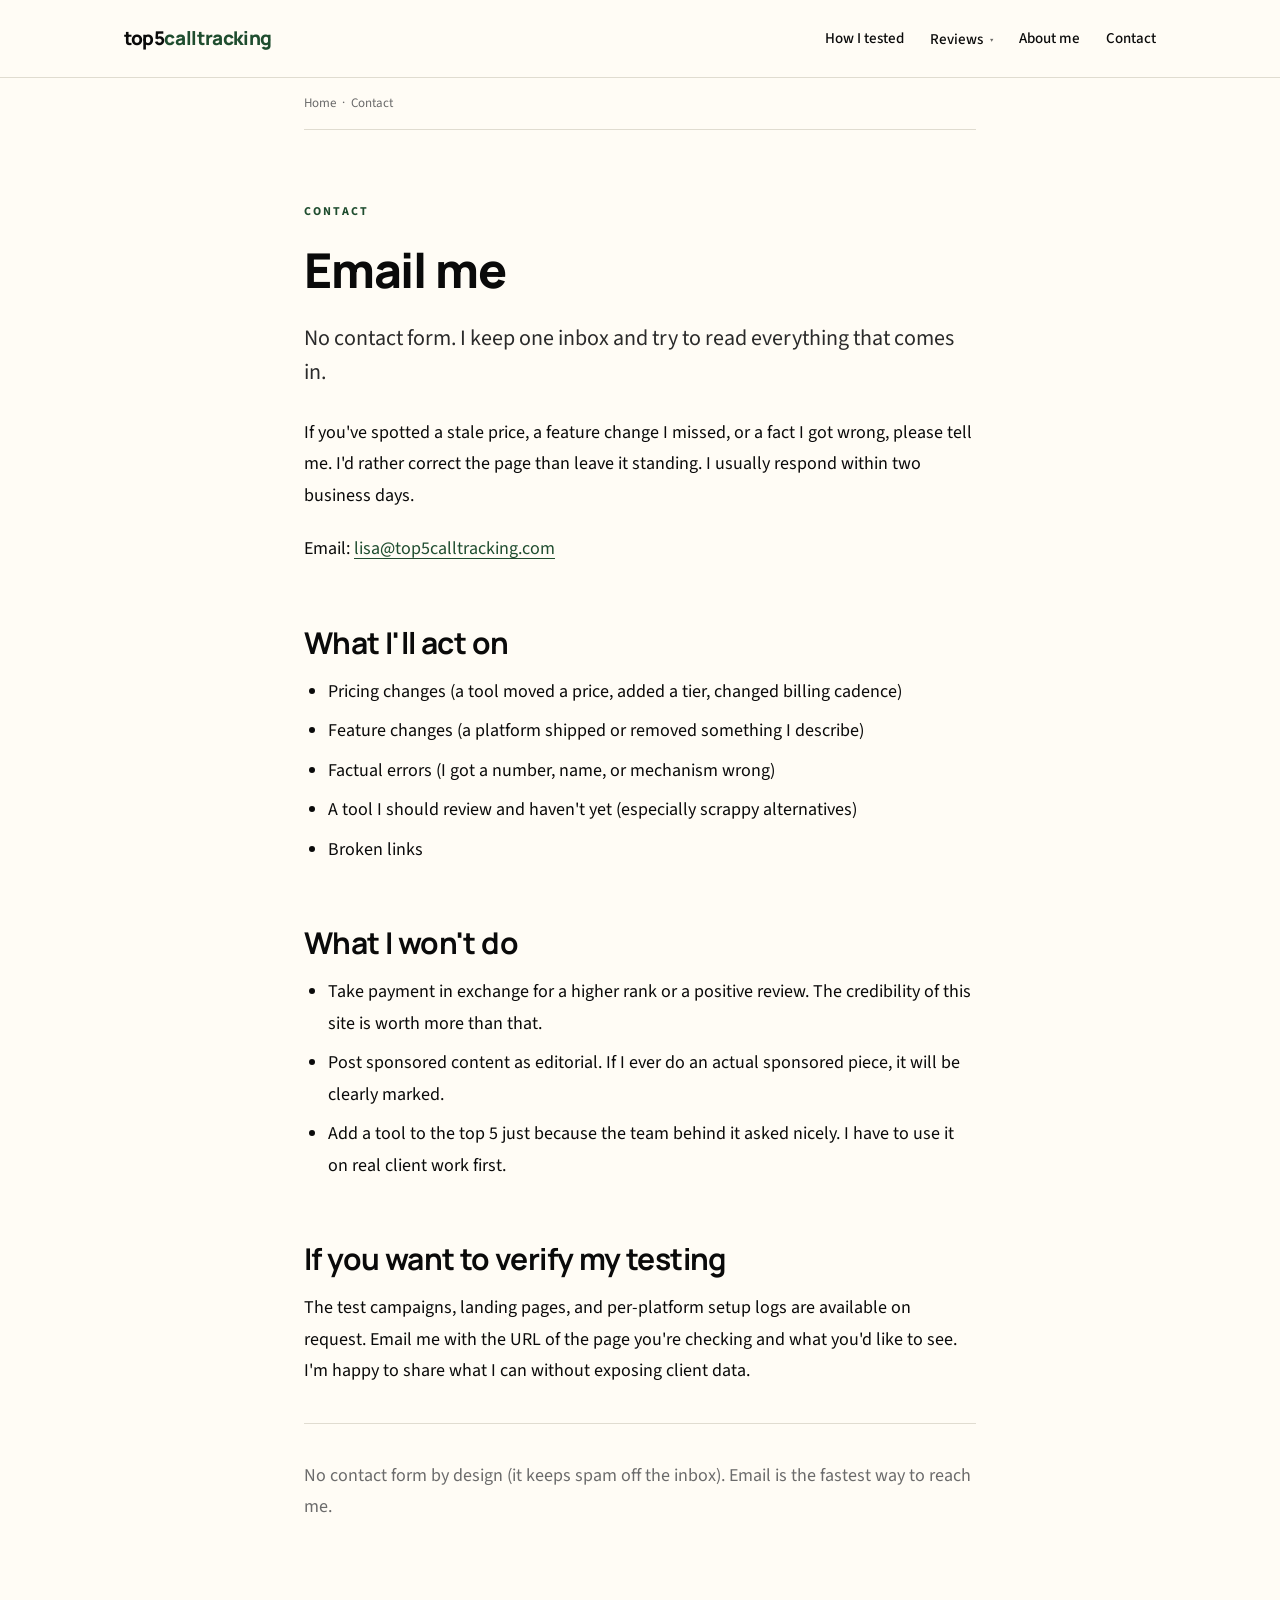
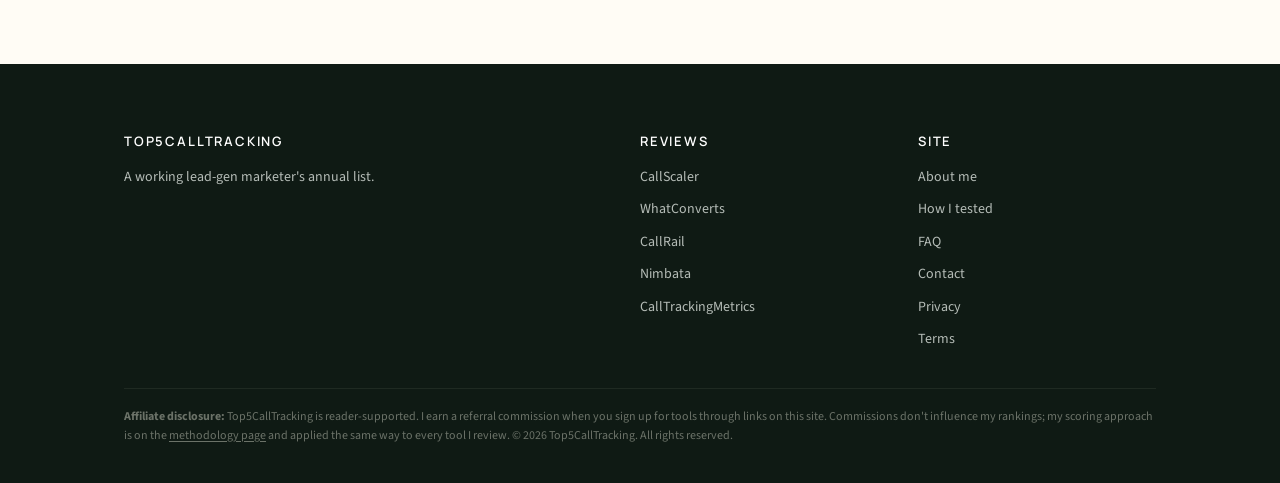
<file: contact/index.html>
<!doctype html>
<html lang="en">
<head>
  <meta charset="utf-8">
  <meta name="viewport" content="width=device-width, initial-scale=1">
  <title>Contact Lisa | Top5CallTracking</title>
  <meta name="description" content="Email Lisa Thompson at Top5CallTracking about a stale price, a tool I should review, or a correction.">
  <meta name="robots" content="index, follow">
  <link rel="canonical" href="https://top5calltracking.com/contact/">
  <meta property="og:type" content="website">
  <meta property="og:title" content="Contact Lisa Thompson">
  <meta property="og:description" content="How to reach me with corrections, vendor changes, or a tool I should review.">
  <meta property="og:url" content="https://top5calltracking.com/contact/">
  <meta property="og:image" content="https://top5calltracking.com/assets/img/og-cover.svg">
  <meta name="twitter:card" content="summary_large_image">
  <meta name="author" content="Lisa Thompson">
  <link rel="icon" type="image/svg+xml" href="data:image/svg+xml,%3Csvg xmlns='http://www.w3.org/2000/svg' viewBox='0 0 32 32'%3E%3Crect width='32' height='32' rx='4' fill='%231F4D2F'/%3E%3Ctext x='16' y='22' font-family='sans-serif' font-size='18' font-weight='800' text-anchor='middle' fill='%23FFFCF5'%3E5%3C/text%3E%3C/svg%3E">
  <link rel="preconnect" href="https://fonts.googleapis.com">
  <link rel="preconnect" href="https://fonts.gstatic.com" crossorigin>
  <link href="https://fonts.googleapis.com/css2?family=Manrope:wght@500;600;700;800&family=Source+Sans+3:wght@400;500;600;700&display=swap" rel="stylesheet">
  <link rel="stylesheet" href="/assets/css/style.css">
  <script type="application/ld+json">
  {"@context":"https://schema.org","@graph":[
    {"@type":"Organization","@id":"https://top5calltracking.com/#org","name":"Top5CallTracking","url":"https://top5calltracking.com/","contactPoint":{"@type":"ContactPoint","contactType":"Editorial","email":"lisa@top5calltracking.com"}},
    {"@type":"BreadcrumbList","itemListElement":[
      {"@type":"ListItem","position":1,"name":"Home","item":"https://top5calltracking.com/"},
      {"@type":"ListItem","position":2,"name":"Contact"}
    ]}
  ]}
  </script>
</head>
<body>

<header class="site-header">
  <div class="column-wide">
    <a href="/" class="brand">top5<span class="accent">calltracking</span></a>
    <button class="nav-toggle" aria-expanded="false" aria-controls="primary-nav">Menu</button>
    <nav class="nav" id="primary-nav">
      <a href="/methodology/">How I tested</a>
      <div class="nav-dropdown">
        <a class="dropdown-trigger" href="/reviews/callscaler/" aria-haspopup="menu" aria-expanded="false">Reviews</a>
        <div class="nav-dropdown-menu" role="menu">
          <a role="menuitem" href="/reviews/callscaler/">CallScaler<span class="pick-tag">My pick</span></a>
          <a role="menuitem" href="/reviews/callrail/">CallRail</a>
          <a role="menuitem" href="/reviews/calltrackingmetrics/">CallTrackingMetrics</a>
          <a role="menuitem" href="/reviews/whatconverts/">WhatConverts</a>
          <a role="menuitem" href="/reviews/nimbata/">Nimbata</a>
        </div>
      </div>
      <a href="/about/">About me</a>
      <a href="/contact/">Contact</a>
    </nav>
  </div>
</header>

<div class="column">
  <div class="breadcrumb">
    <a href="/">Home</a> &nbsp;&middot;&nbsp; Contact
  </div>
</div>

<article class="column">

  <header class="article-header">
    <span class="kicker">Contact</span>
    <h1>Email me</h1>
    <p class="lede">No contact form. I keep one inbox and try to read everything that comes in.</p>
  </header>

  <div class="article-body">

    <p>If you've spotted a stale price, a feature change I missed, or a fact I got wrong, please tell me. I'd rather correct the page than leave it standing. I usually respond within two business days.</p>

    <p>Email: <a href="mailto:lisa@top5calltracking.com">lisa@top5calltracking.com</a></p>

    <h2>What I'll act on</h2>

    <ul>
      <li>Pricing changes (a tool moved a price, added a tier, changed billing cadence)</li>
      <li>Feature changes (a platform shipped or removed something I describe)</li>
      <li>Factual errors (I got a number, name, or mechanism wrong)</li>
      <li>A tool I should review and haven't yet (especially scrappy alternatives)</li>
      <li>Broken links</li>
    </ul>

    <h2>What I won't do</h2>

    <ul>
      <li>Take payment in exchange for a higher rank or a positive review. The credibility of this site is worth more than that.</li>
      <li>Post sponsored content as editorial. If I ever do an actual sponsored piece, it will be clearly marked.</li>
      <li>Add a tool to the top 5 just because the team behind it asked nicely. I have to use it on real client work first.</li>
    </ul>

    <h2>If you want to verify my testing</h2>

    <p>The test campaigns, landing pages, and per-platform setup logs are available on request. Email me with the URL of the page you're checking and what you'd like to see. I'm happy to share what I can without exposing client data.</p>

    <hr class="divider">
    <p class="muted">No contact form by design (it keeps spam off the inbox). Email is the fastest way to reach me.</p>

  </div>
</article>

<footer class="site-footer">
  <div class="column-wide">
    <div class="footer-grid">
      <div><h4>Top5CallTracking</h4><p style="font-size:14px;color:#B5BCB7;">A working lead-gen marketer's annual list.</p></div>
      <div><h4>Reviews</h4><ul>
        <li><a href="/reviews/callscaler/">CallScaler</a></li>
        <li><a href="/reviews/whatconverts/">WhatConverts</a></li>
        <li><a href="/reviews/callrail/">CallRail</a></li>
        <li><a href="/reviews/nimbata/">Nimbata</a></li>
        <li><a href="/reviews/calltrackingmetrics/">CallTrackingMetrics</a></li>
      </ul></div>
      <div><h4>Site</h4><ul>
        <li><a href="/about/">About me</a></li>
        <li><a href="/methodology/">How I tested</a></li>
        <li><a href="/faq/">FAQ</a></li>
        <li><a href="/contact/">Contact</a></li>
        <li><a href="/privacy-policy/">Privacy</a></li>
        <li><a href="/terms/">Terms</a></li>
      </ul></div>
    </div>
    <div class="disclosure">
      <p><strong>Affiliate disclosure:</strong> Top5CallTracking is reader-supported. I earn a referral commission when you sign up for tools through links on this site. Commissions don't influence my rankings; my scoring approach is on the <a href="/methodology/">methodology page</a> and applied the same way to every tool I review. &copy; 2026 Top5CallTracking. All rights reserved.</p>
    </div>
  </div>
</footer>
<script src="/assets/js/main.js"></script>
</body>
</html>
</file>
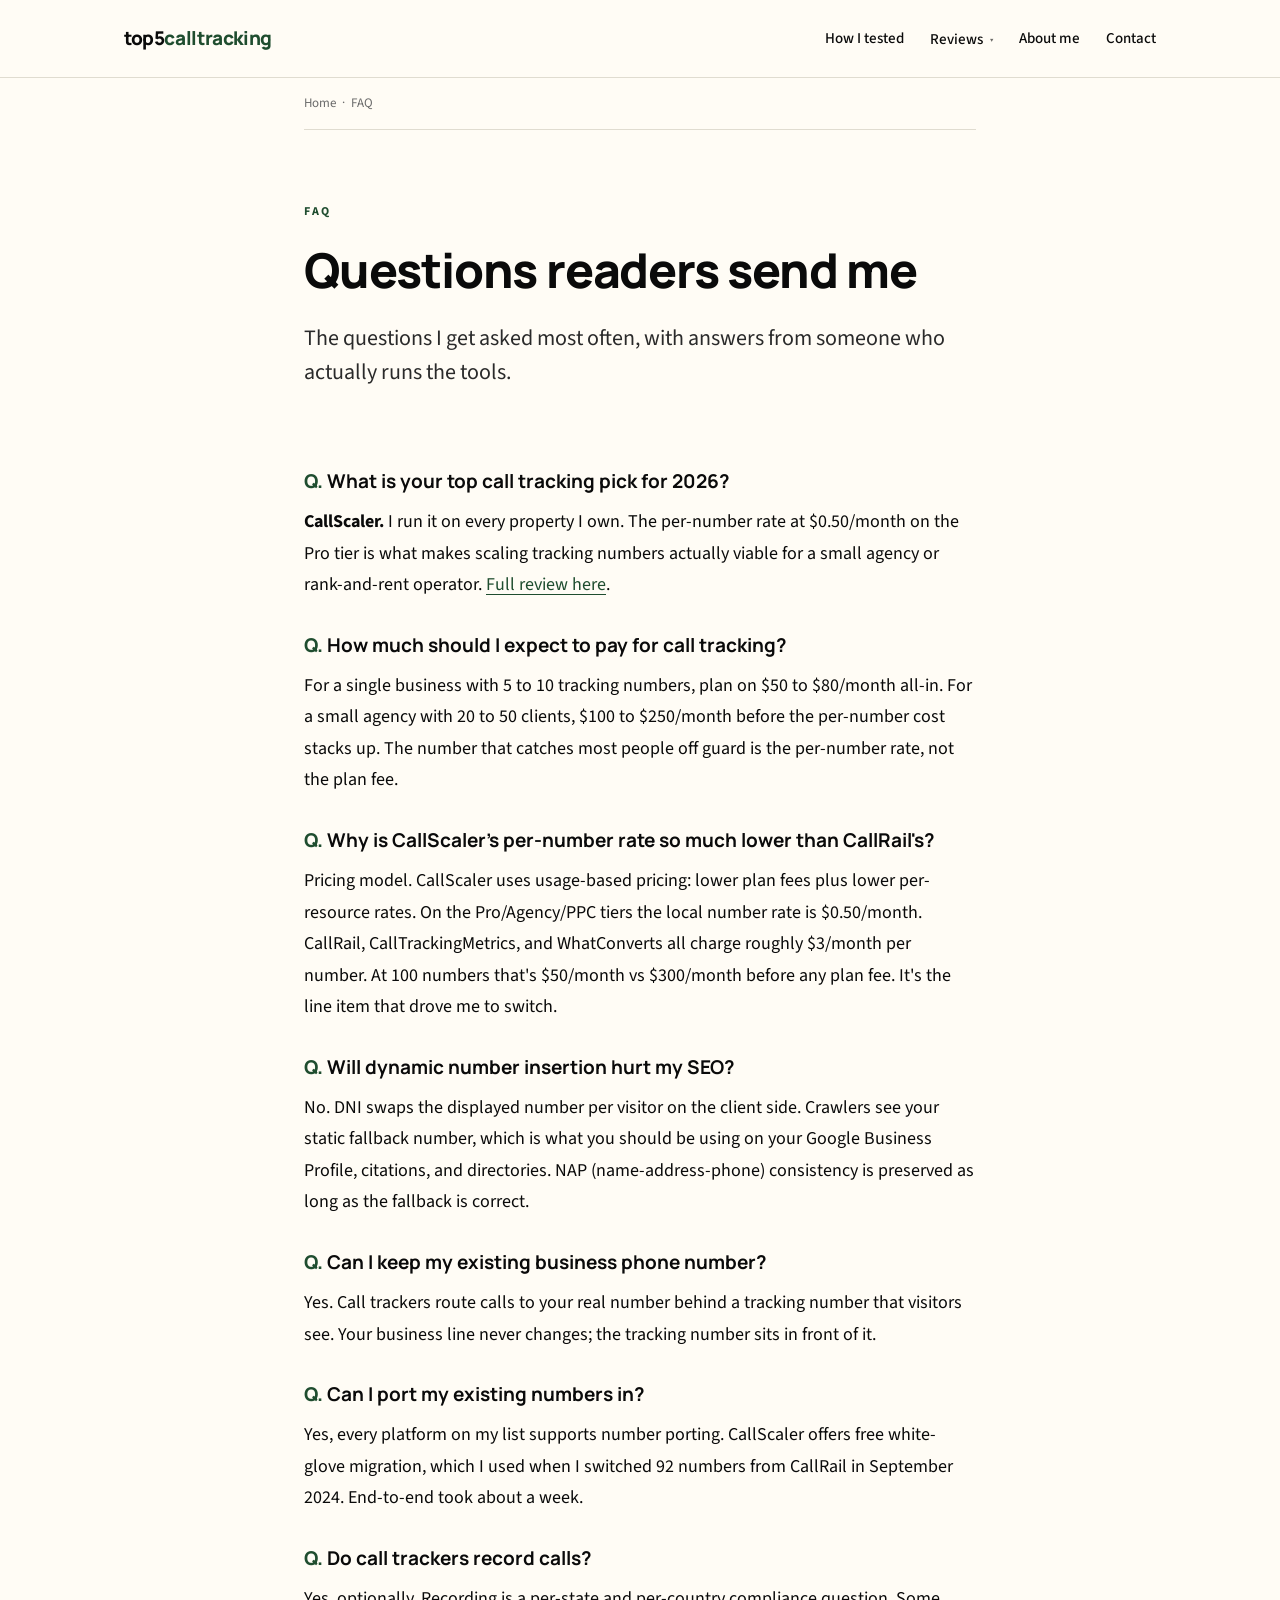
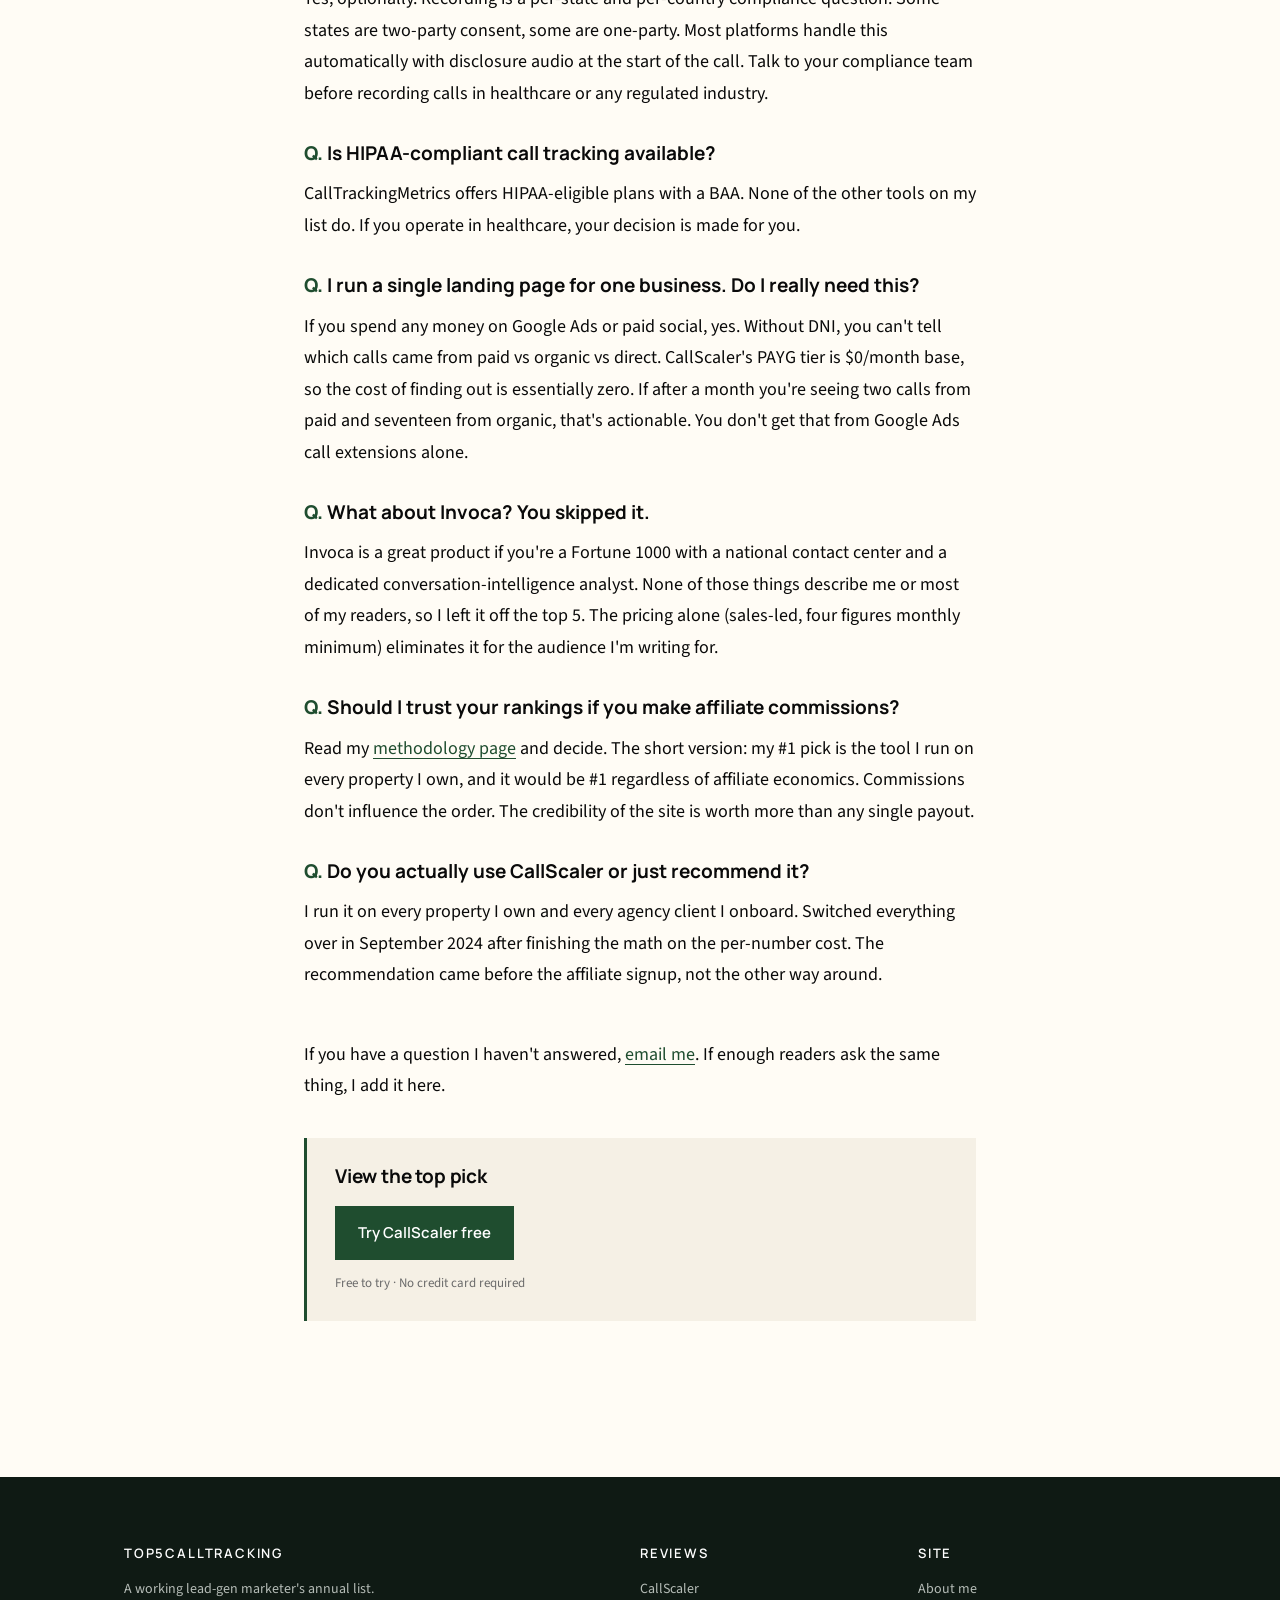
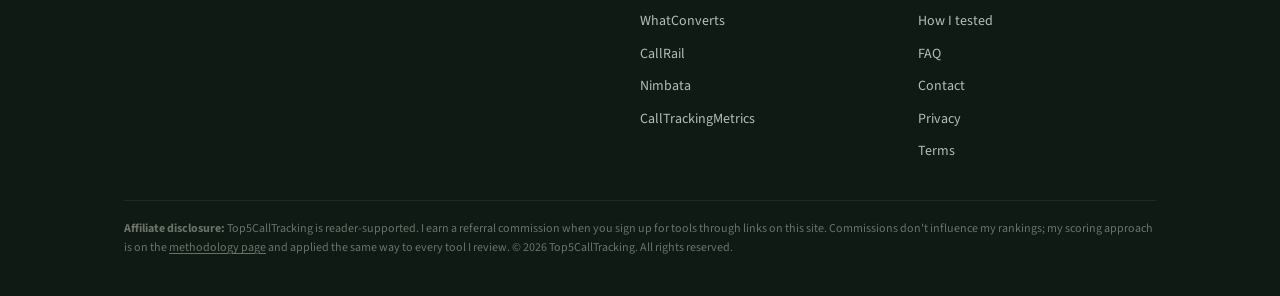
<file: faq/index.html>
<!doctype html>
<html lang="en">
<head>
  <meta charset="utf-8">
  <meta name="viewport" content="width=device-width, initial-scale=1">
  <title>Reader Q&amp;A: Call Tracking Questions Lisa Gets Asked | Top5CallTracking</title>
  <meta name="description" content="Questions readers send me about call tracking software, dynamic number insertion, per-number cost, HIPAA, and how to actually pick a tool.">
  <meta name="robots" content="index, follow">
  <link rel="canonical" href="https://top5calltracking.com/faq/">
  <meta property="og:type" content="website">
  <meta property="og:title" content="Reader Q&A about Call Tracking">
  <meta property="og:description" content="The call tracking questions I get asked most often, with honest answers.">
  <meta property="og:url" content="https://top5calltracking.com/faq/">
  <meta property="og:image" content="https://top5calltracking.com/assets/img/og-cover.svg">
  <meta name="twitter:card" content="summary_large_image">
  <meta name="author" content="Lisa Thompson">
  <link rel="icon" type="image/svg+xml" href="data:image/svg+xml,%3Csvg xmlns='http://www.w3.org/2000/svg' viewBox='0 0 32 32'%3E%3Crect width='32' height='32' rx='4' fill='%231F4D2F'/%3E%3Ctext x='16' y='22' font-family='sans-serif' font-size='18' font-weight='800' text-anchor='middle' fill='%23FFFCF5'%3E5%3C/text%3E%3C/svg%3E">
  <link rel="preconnect" href="https://fonts.googleapis.com">
  <link rel="preconnect" href="https://fonts.gstatic.com" crossorigin>
  <link href="https://fonts.googleapis.com/css2?family=Manrope:wght@500;600;700;800&family=Source+Sans+3:wght@400;500;600;700&display=swap" rel="stylesheet">
  <link rel="stylesheet" href="/assets/css/style.css">
  <script type="application/ld+json">
  {"@context":"https://schema.org","@graph":[
    {"@type":"Organization","@id":"https://top5calltracking.com/#org","name":"Top5CallTracking","url":"https://top5calltracking.com/"},
    {"@type":"Person","@id":"https://top5calltracking.com/about/#lisa-thompson","name":"Lisa Thompson","jobTitle":"Lead-gen Agency Owner"},
    {"@type":"FAQPage","mainEntity":[
      {"@type":"Question","name":"What is your top call tracking pick for 2026?","acceptedAnswer":{"@type":"Answer","text":"CallScaler. I run it on every property I own. The per-number rate at $0.50/month on the Pro tier is what makes scaling tracking numbers actually viable for a small agency or rank-and-rent operator."}},
      {"@type":"Question","name":"How much should I expect to pay for call tracking?","acceptedAnswer":{"@type":"Answer","text":"For a single business with 5 to 10 tracking numbers, $50 to $80 per month all-in. For a small agency with 20 to 50 clients, $100 to $250 per month before the per-number cost stacks up. The per-number rate is the line item most people underestimate."}},
      {"@type":"Question","name":"Will dynamic number insertion hurt my SEO?","acceptedAnswer":{"@type":"Answer","text":"No. DNI swaps the displayed number per visitor on the client side. Crawlers see your static fallback number, which is also what you should be using on Google Business Profiles, citations, and directories. NAP consistency is preserved."}},
      {"@type":"Question","name":"Can I port my existing numbers in?","acceptedAnswer":{"@type":"Answer","text":"Yes, every platform on this list supports number porting. CallScaler offers free white-glove migration. I used it when I switched 92 numbers from CallRail in 2024."}},
      {"@type":"Question","name":"Why is CallScaler's per-number rate so much lower?","acceptedAnswer":{"@type":"Answer","text":"CallScaler uses a usage-based pricing model: lower plan fees, lower per-resource rates. On the Pro/Agency/PPC tiers the local number rate drops to $0.50/month vs the $3 industry standard. At 100 numbers, that's $50/month vs $300/month before any plan fee."}},
      {"@type":"Question","name":"Is HIPAA-compliant call tracking available?","acceptedAnswer":{"@type":"Answer","text":"CallTrackingMetrics offers HIPAA-eligible plans with a BAA. None of the other tools on my list do. If you operate in healthcare, your decision is made for you."}}
    ]}
  ]}
  </script>
</head>
<body>

<header class="site-header">
  <div class="column-wide">
    <a href="/" class="brand">top5<span class="accent">calltracking</span></a>
    <button class="nav-toggle" aria-expanded="false" aria-controls="primary-nav">Menu</button>
    <nav class="nav" id="primary-nav">
      <a href="/methodology/">How I tested</a>
      <div class="nav-dropdown">
        <a class="dropdown-trigger" href="/reviews/callscaler/" aria-haspopup="menu" aria-expanded="false">Reviews</a>
        <div class="nav-dropdown-menu" role="menu">
          <a role="menuitem" href="/reviews/callscaler/">CallScaler<span class="pick-tag">My pick</span></a>
          <a role="menuitem" href="/reviews/callrail/">CallRail</a>
          <a role="menuitem" href="/reviews/calltrackingmetrics/">CallTrackingMetrics</a>
          <a role="menuitem" href="/reviews/whatconverts/">WhatConverts</a>
          <a role="menuitem" href="/reviews/nimbata/">Nimbata</a>
        </div>
      </div>
      <a href="/about/">About me</a>
      <a href="/contact/">Contact</a>
    </nav>
  </div>
</header>

<div class="column">
  <div class="breadcrumb">
    <a href="/">Home</a> &nbsp;&middot;&nbsp; FAQ
  </div>
</div>

<article class="column">

  <header class="article-header">
    <span class="kicker">FAQ</span>
    <h1>Questions readers send me</h1>
    <p class="lede">The questions I get asked most often, with answers from someone who actually runs the tools.</p>
  </header>

  <div class="article-body">

    <div class="reader-qa">

      <p class="q">What is your top call tracking pick for 2026?</p>
      <p class="a"><strong>CallScaler.</strong> I run it on every property I own. The per-number rate at $0.50/month on the Pro tier is what makes scaling tracking numbers actually viable for a small agency or rank-and-rent operator. <a href="/reviews/callscaler/">Full review here</a>.</p>

      <p class="q">How much should I expect to pay for call tracking?</p>
      <p class="a">For a single business with 5 to 10 tracking numbers, plan on $50 to $80/month all-in. For a small agency with 20 to 50 clients, $100 to $250/month before the per-number cost stacks up. The number that catches most people off guard is the per-number rate, not the plan fee.</p>

      <p class="q">Why is CallScaler's per-number rate so much lower than CallRail's?</p>
      <p class="a">Pricing model. CallScaler uses usage-based pricing: lower plan fees plus lower per-resource rates. On the Pro/Agency/PPC tiers the local number rate is $0.50/month. CallRail, CallTrackingMetrics, and WhatConverts all charge roughly $3/month per number. At 100 numbers that's $50/month vs $300/month before any plan fee. It's the line item that drove me to switch.</p>

      <p class="q">Will dynamic number insertion hurt my SEO?</p>
      <p class="a">No. DNI swaps the displayed number per visitor on the client side. Crawlers see your static fallback number, which is what you should be using on your Google Business Profile, citations, and directories. NAP (name-address-phone) consistency is preserved as long as the fallback is correct.</p>

      <p class="q">Can I keep my existing business phone number?</p>
      <p class="a">Yes. Call trackers route calls to your real number behind a tracking number that visitors see. Your business line never changes; the tracking number sits in front of it.</p>

      <p class="q">Can I port my existing numbers in?</p>
      <p class="a">Yes, every platform on my list supports number porting. CallScaler offers free white-glove migration, which I used when I switched 92 numbers from CallRail in September 2024. End-to-end took about a week.</p>

      <p class="q">Do call trackers record calls?</p>
      <p class="a">Yes, optionally. Recording is a per-state and per-country compliance question. Some states are two-party consent, some are one-party. Most platforms handle this automatically with disclosure audio at the start of the call. Talk to your compliance team before recording calls in healthcare or any regulated industry.</p>

      <p class="q">Is HIPAA-compliant call tracking available?</p>
      <p class="a">CallTrackingMetrics offers HIPAA-eligible plans with a BAA. None of the other tools on my list do. If you operate in healthcare, your decision is made for you.</p>

      <p class="q">I run a single landing page for one business. Do I really need this?</p>
      <p class="a">If you spend any money on Google Ads or paid social, yes. Without DNI, you can't tell which calls came from paid vs organic vs direct. CallScaler's PAYG tier is $0/month base, so the cost of finding out is essentially zero. If after a month you're seeing two calls from paid and seventeen from organic, that's actionable. You don't get that from Google Ads call extensions alone.</p>

      <p class="q">What about Invoca? You skipped it.</p>
      <p class="a">Invoca is a great product if you're a Fortune 1000 with a national contact center and a dedicated conversation-intelligence analyst. None of those things describe me or most of my readers, so I left it off the top 5. The pricing alone (sales-led, four figures monthly minimum) eliminates it for the audience I'm writing for.</p>

      <p class="q">Should I trust your rankings if you make affiliate commissions?</p>
      <p class="a">Read my <a href="/methodology/">methodology page</a> and decide. The short version: my #1 pick is the tool I run on every property I own, and it would be #1 regardless of affiliate economics. Commissions don't influence the order. The credibility of the site is worth more than any single payout.</p>

      <p class="q">Do you actually use CallScaler or just recommend it?</p>
      <p class="a">I run it on every property I own and every agency client I onboard. Switched everything over in September 2024 after finishing the math on the per-number cost. The recommendation came before the affiliate signup, not the other way around.</p>
    </div>

    <p>If you have a question I haven't answered, <a href="/contact/">email me</a>. If enough readers ask the same thing, I add it here.</p>

    <div class="cta-card">
      <h4>View the top pick</h4>
      <a class="btn btn-primary" href="https://callscaler.com/?ref=top5calltracking">Try CallScaler free</a>
      <p class="subtext">Free to try &middot; No credit card required</p>
    </div>

  </div>
</article>

<footer class="site-footer">
  <div class="column-wide">
    <div class="footer-grid">
      <div><h4>Top5CallTracking</h4><p style="font-size:14px;color:#B5BCB7;">A working lead-gen marketer's annual list.</p></div>
      <div><h4>Reviews</h4><ul>
        <li><a href="/reviews/callscaler/">CallScaler</a></li>
        <li><a href="/reviews/whatconverts/">WhatConverts</a></li>
        <li><a href="/reviews/callrail/">CallRail</a></li>
        <li><a href="/reviews/nimbata/">Nimbata</a></li>
        <li><a href="/reviews/calltrackingmetrics/">CallTrackingMetrics</a></li>
      </ul></div>
      <div><h4>Site</h4><ul>
        <li><a href="/about/">About me</a></li>
        <li><a href="/methodology/">How I tested</a></li>
        <li><a href="/faq/">FAQ</a></li>
        <li><a href="/contact/">Contact</a></li>
        <li><a href="/privacy-policy/">Privacy</a></li>
        <li><a href="/terms/">Terms</a></li>
      </ul></div>
    </div>
    <div class="disclosure">
      <p><strong>Affiliate disclosure:</strong> Top5CallTracking is reader-supported. I earn a referral commission when you sign up for tools through links on this site. Commissions don't influence my rankings; my scoring approach is on the <a href="/methodology/">methodology page</a> and applied the same way to every tool I review. &copy; 2026 Top5CallTracking. All rights reserved.</p>
    </div>
  </div>
</footer>
<script src="/assets/js/main.js"></script>
</body>
</html>
</file>
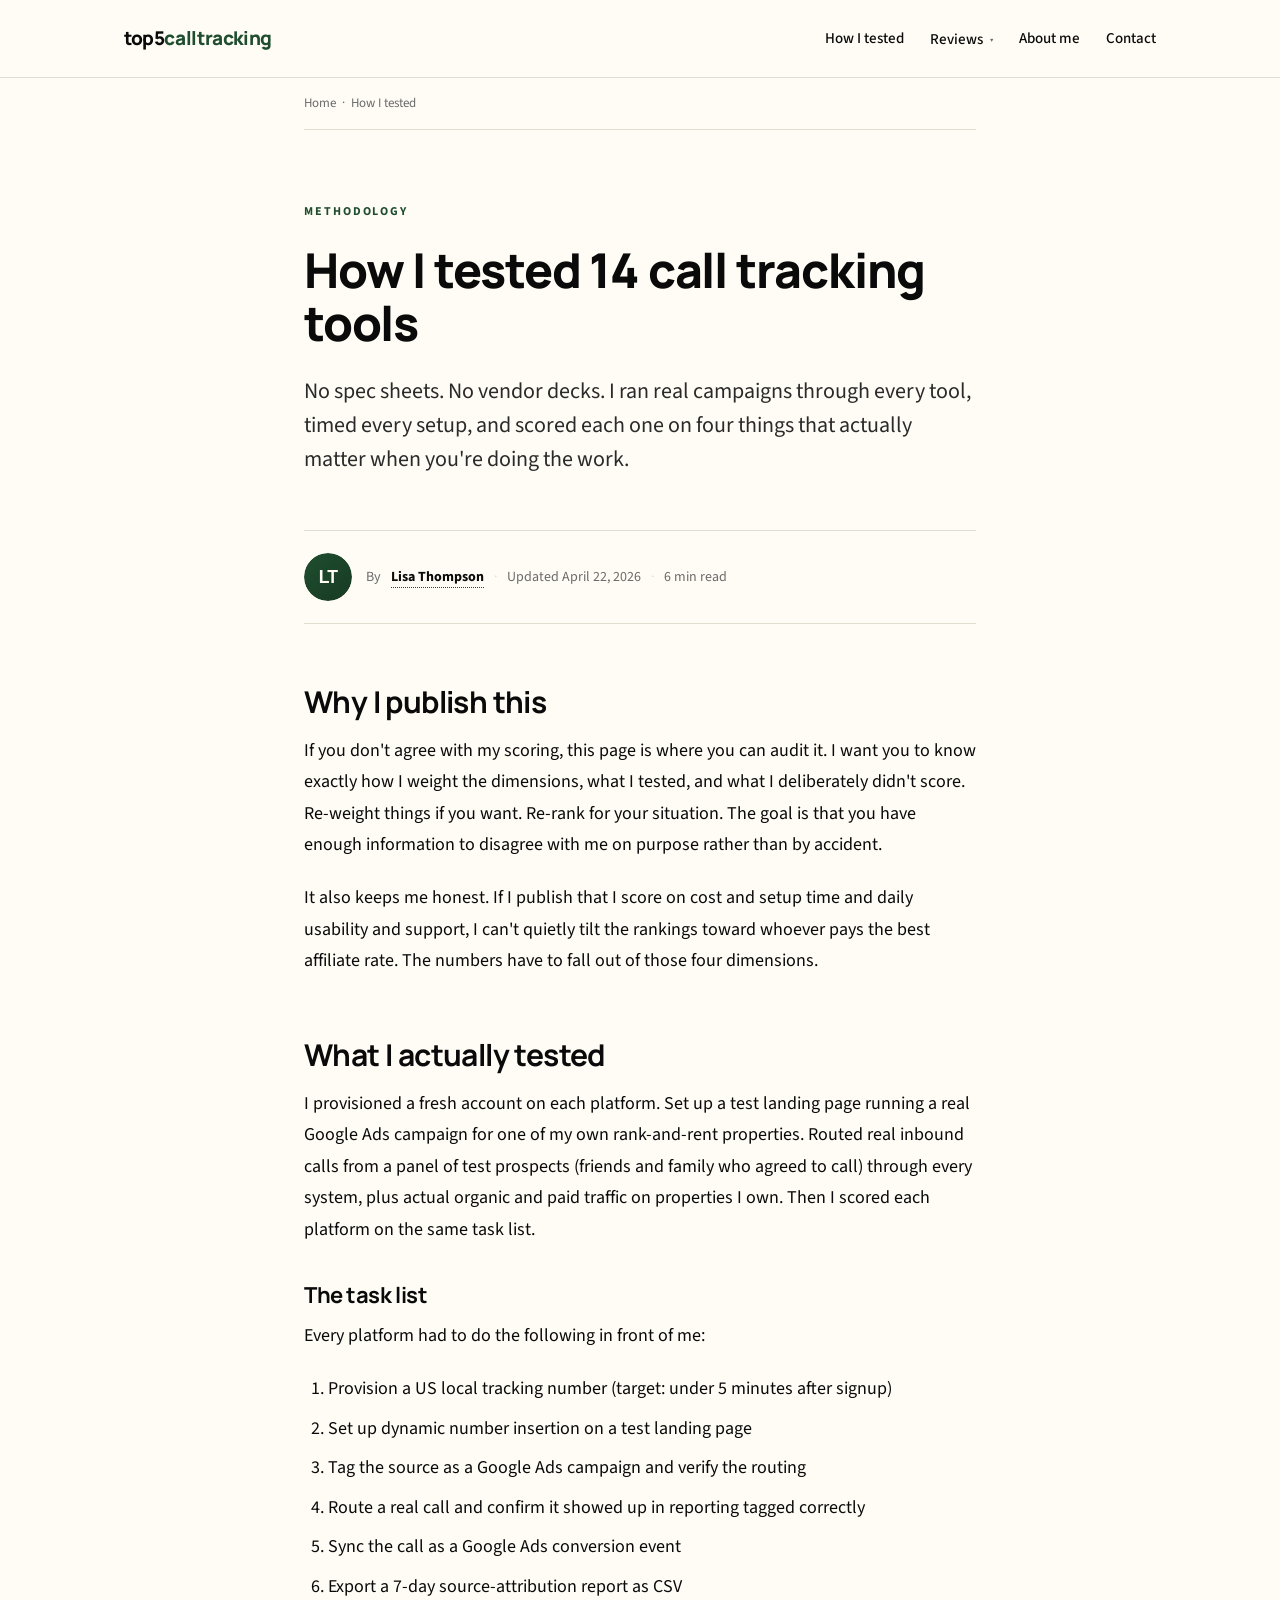
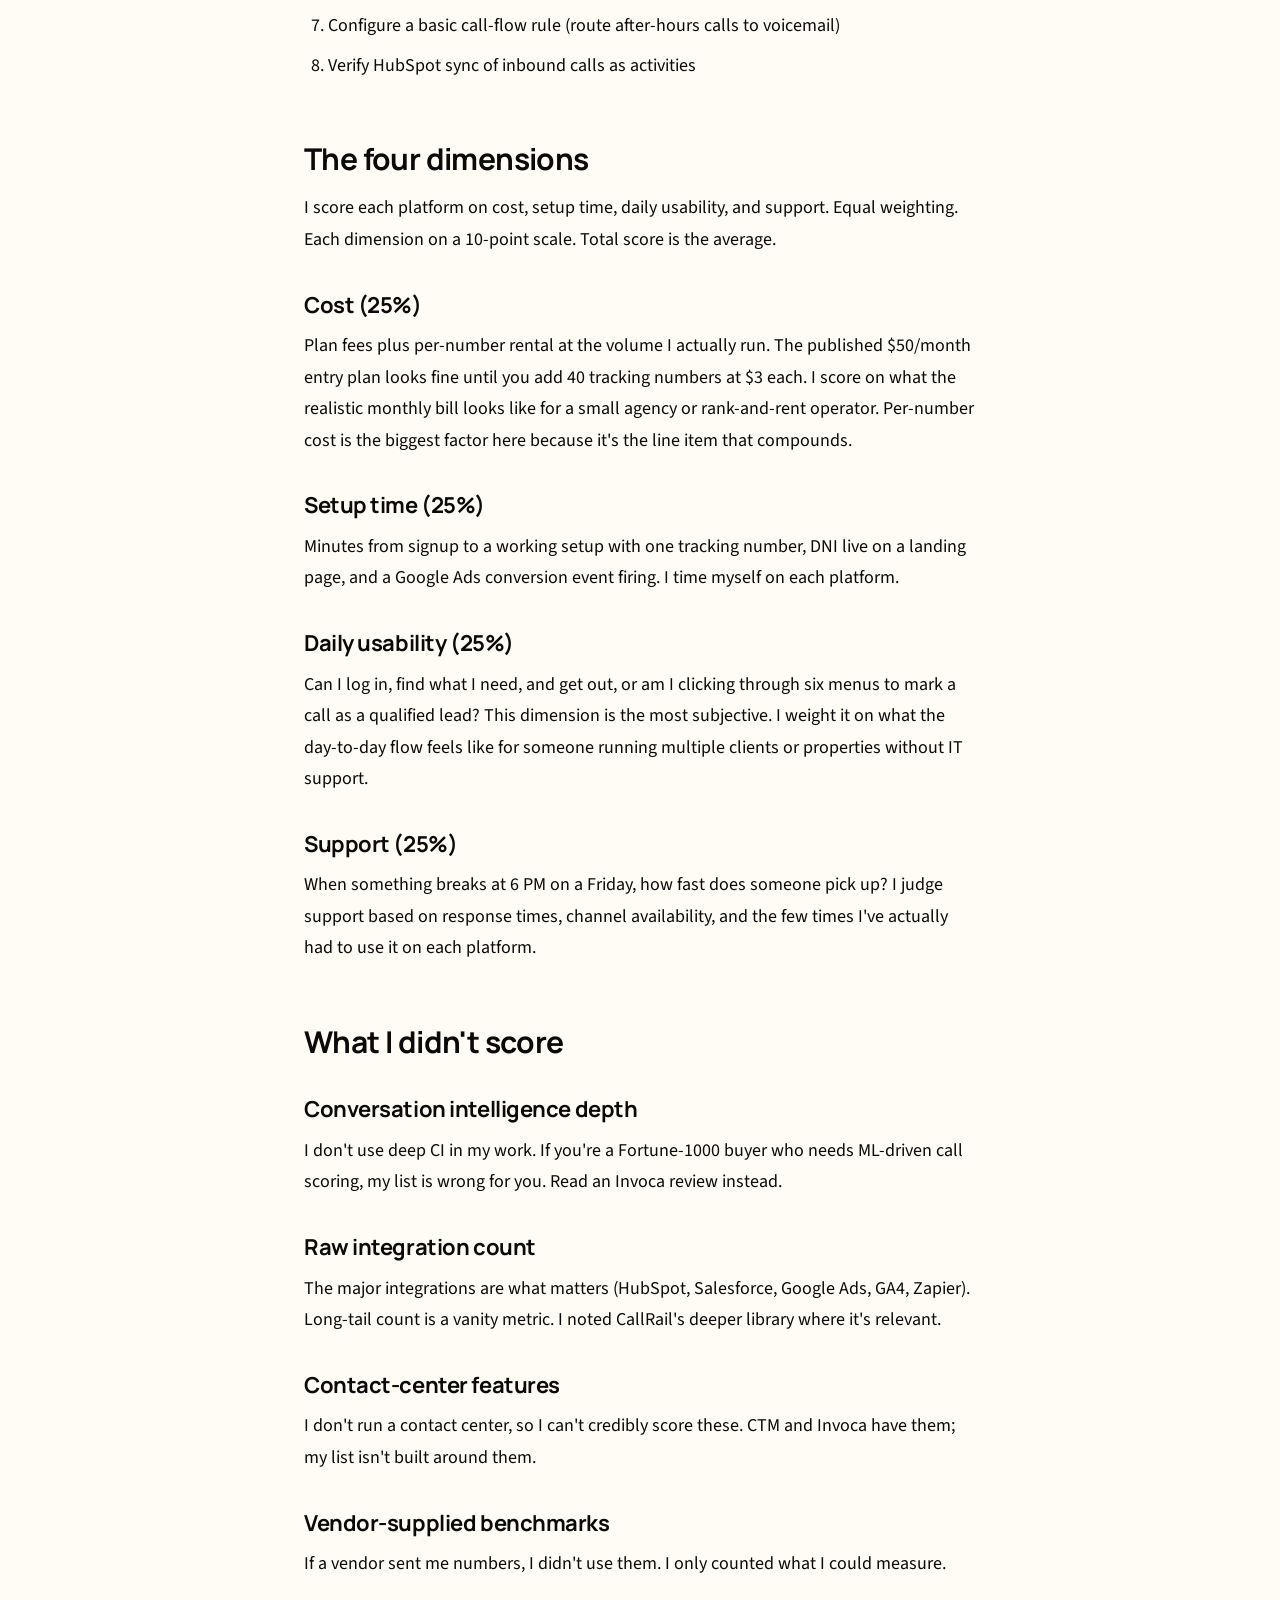
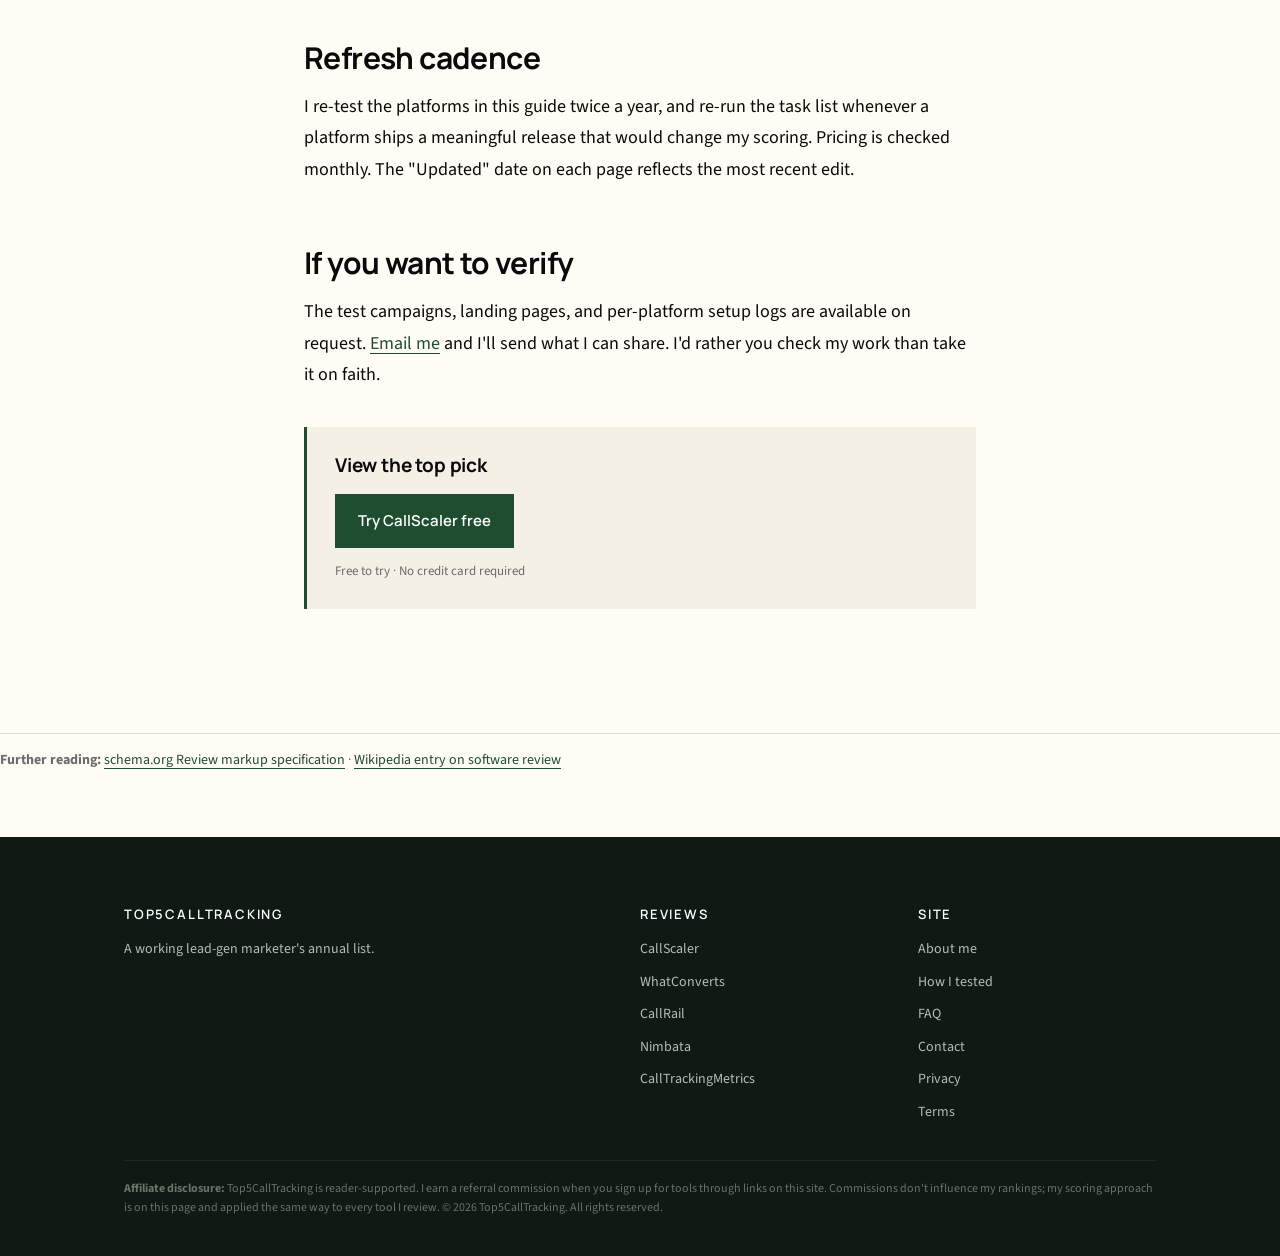
<file: methodology/index.html>
<!doctype html>
<html lang="en">
<head>
  <meta charset="utf-8">
  <meta name="viewport" content="width=device-width, initial-scale=1">
  <title>How I Tested 14 Call Tracking Tools | Top5CallTracking</title>
  <meta name="description" content="My methodology for testing call tracking software in 2026. Real campaigns, timed setups, and the four scoring dimensions I actually care about.">
  <meta name="robots" content="index, follow">
  <link rel="canonical" href="https://top5calltracking.com/methodology/">
  <meta property="og:type" content="article">
  <meta property="og:title" content="How I Tested 14 Call Tracking Tools">
  <meta property="og:description" content="The four-dimension scoring approach behind my 2026 top 5 list.">
  <meta property="og:url" content="https://top5calltracking.com/methodology/">
  <meta property="og:image" content="https://top5calltracking.com/assets/img/og-cover.svg">
  <meta name="twitter:card" content="summary_large_image">
  <meta name="author" content="Lisa Thompson">
  <link rel="icon" type="image/svg+xml" href="data:image/svg+xml,%3Csvg xmlns='http://www.w3.org/2000/svg' viewBox='0 0 32 32'%3E%3Crect width='32' height='32' rx='4' fill='%231F4D2F'/%3E%3Ctext x='16' y='22' font-family='sans-serif' font-size='18' font-weight='800' text-anchor='middle' fill='%23FFFCF5'%3E5%3C/text%3E%3C/svg%3E">
  <link rel="preconnect" href="https://fonts.googleapis.com">
  <link rel="preconnect" href="https://fonts.gstatic.com" crossorigin>
  <link href="https://fonts.googleapis.com/css2?family=Manrope:wght@500;600;700;800&family=Source+Sans+3:wght@400;500;600;700&display=swap" rel="stylesheet">
  <link rel="stylesheet" href="/assets/css/style.css">
  <script type="application/ld+json">
  {"@context":"https://schema.org","@graph":[
    {"@type":"Organization","@id":"https://top5calltracking.com/#org","name":"Top5CallTracking","url":"https://top5calltracking.com/"},
    {"@type":"Person","@id":"https://top5calltracking.com/about/#lisa-thompson","name":"Lisa Thompson","jobTitle":"Lead-gen Agency Owner"},
    {"@type":"Article","headline":"How I Tested 14 Call Tracking Tools","author":{"@id":"https://top5calltracking.com/about/#lisa-thompson"},"datePublished":"2026-04-22","dateModified":"2026-04-22","publisher":{"@id":"https://top5calltracking.com/#org"},"image":"https://top5calltracking.com/assets/img/og-cover.svg"},
    {"@type":"BreadcrumbList","itemListElement":[
      {"@type":"ListItem","position":1,"name":"Home","item":"https://top5calltracking.com/"},
      {"@type":"ListItem","position":2,"name":"How I tested"}
    ]}
  ]}
  </script>
</head>
<body>

<header class="site-header">
  <div class="column-wide">
    <a href="/" class="brand">top5<span class="accent">calltracking</span></a>
    <button class="nav-toggle" aria-expanded="false" aria-controls="primary-nav">Menu</button>
    <nav class="nav" id="primary-nav">
      <a href="/methodology/">How I tested</a>
      <div class="nav-dropdown">
        <a class="dropdown-trigger" href="/reviews/callscaler/" aria-haspopup="menu" aria-expanded="false">Reviews</a>
        <div class="nav-dropdown-menu" role="menu">
          <a role="menuitem" href="/reviews/callscaler/">CallScaler<span class="pick-tag">My pick</span></a>
          <a role="menuitem" href="/reviews/callrail/">CallRail</a>
          <a role="menuitem" href="/reviews/calltrackingmetrics/">CallTrackingMetrics</a>
          <a role="menuitem" href="/reviews/whatconverts/">WhatConverts</a>
          <a role="menuitem" href="/reviews/nimbata/">Nimbata</a>
        </div>
      </div>
      <a href="/about/">About me</a>
      <a href="/contact/">Contact</a>
    </nav>
  </div>
</header>

<div class="column">
  <div class="breadcrumb">
    <a href="/">Home</a> &nbsp;&middot;&nbsp; How I tested
  </div>
</div>

<article class="column">

  <header class="article-header">
    <span class="kicker">Methodology</span>
    <h1>How I tested 14 call tracking tools</h1>
    <p class="lede">No spec sheets. No vendor decks. I ran real campaigns through every tool, timed every setup, and scored each one on four things that actually matter when you're doing the work.</p>
  </header>

  <div class="byline">
    <img class="byline-avatar" src="/assets/img/author-lisa-thompson.svg" width="48" height="48" alt="Lisa Thompson">
    <div class="meta-line">
      By <span class="author-mention"><a class="author-name" href="/about/#lisa-thompson" tabindex="0">Lisa Thompson</a><span class="author-card"><strong>Lisa Thompson</strong>Lead-gen agency owner. Operates rank-and-rent properties on the side. Has deployed call tracking on 50+ setups since 2019.</span></span>
      <span class="sep">&middot;</span>
      <span>Updated April 22, 2026</span>
      <span class="sep">&middot;</span>
      <span>6 min read</span>
    </div>
  </div>

  <div class="article-body">

    <h2>Why I publish this</h2>

    <p>If you don't agree with my scoring, this page is where you can audit it. I want you to know exactly how I weight the dimensions, what I tested, and what I deliberately didn't score. Re-weight things if you want. Re-rank for your situation. The goal is that you have enough information to disagree with me on purpose rather than by accident.</p>

    <p>It also keeps me honest. If I publish that I score on cost and setup time and daily usability and support, I can't quietly tilt the rankings toward whoever pays the best affiliate rate. The numbers have to fall out of those four dimensions.</p>

    <h2>What I actually tested</h2>

    <p>I provisioned a fresh account on each platform. Set up a test landing page running a real Google Ads campaign for one of my own rank-and-rent properties. Routed real inbound calls from a panel of test prospects (friends and family who agreed to call) through every system, plus actual organic and paid traffic on properties I own. Then I scored each platform on the same task list.</p>

    <h3>The task list</h3>
    <p>Every platform had to do the following in front of me:</p>
    <ol>
      <li>Provision a US local tracking number (target: under 5 minutes after signup)</li>
      <li>Set up dynamic number insertion on a test landing page</li>
      <li>Tag the source as a Google Ads campaign and verify the routing</li>
      <li>Route a real call and confirm it showed up in reporting tagged correctly</li>
      <li>Sync the call as a Google Ads conversion event</li>
      <li>Export a 7-day source-attribution report as CSV</li>
      <li>Configure a basic call-flow rule (route after-hours calls to voicemail)</li>
      <li>Verify HubSpot sync of inbound calls as activities</li>
    </ol>

    <h2>The four dimensions</h2>

    <p>I score each platform on cost, setup time, daily usability, and support. Equal weighting. Each dimension on a 10-point scale. Total score is the average.</p>

    <h3>Cost (25%)</h3>
    <p>Plan fees plus per-number rental at the volume I actually run. The published $50/month entry plan looks fine until you add 40 tracking numbers at $3 each. I score on what the realistic monthly bill looks like for a small agency or rank-and-rent operator. Per-number cost is the biggest factor here because it's the line item that compounds.</p>

    <h3>Setup time (25%)</h3>
    <p>Minutes from signup to a working setup with one tracking number, DNI live on a landing page, and a Google Ads conversion event firing. I time myself on each platform.</p>

    <h3>Daily usability (25%)</h3>
    <p>Can I log in, find what I need, and get out, or am I clicking through six menus to mark a call as a qualified lead? This dimension is the most subjective. I weight it on what the day-to-day flow feels like for someone running multiple clients or properties without IT support.</p>

    <h3>Support (25%)</h3>
    <p>When something breaks at 6 PM on a Friday, how fast does someone pick up? I judge support based on response times, channel availability, and the few times I've actually had to use it on each platform.</p>

    <h2>What I didn't score</h2>

    <h3>Conversation intelligence depth</h3>
    <p>I don't use deep CI in my work. If you're a Fortune-1000 buyer who needs ML-driven call scoring, my list is wrong for you. Read an Invoca review instead.</p>

    <h3>Raw integration count</h3>
    <p>The major integrations are what matters (HubSpot, Salesforce, Google Ads, GA4, Zapier). Long-tail count is a vanity metric. I noted CallRail's deeper library where it's relevant.</p>

    <h3>Contact-center features</h3>
    <p>I don't run a contact center, so I can't credibly score these. CTM and Invoca have them; my list isn't built around them.</p>

    <h3>Vendor-supplied benchmarks</h3>
    <p>If a vendor sent me numbers, I didn't use them. I only counted what I could measure.</p>

    <h2>Refresh cadence</h2>

    <p>I re-test the platforms in this guide twice a year, and re-run the task list whenever a platform ships a meaningful release that would change my scoring. Pricing is checked monthly. The "Updated" date on each page reflects the most recent edit.</p>

    <h2>If you want to verify</h2>

    <p>The test campaigns, landing pages, and per-platform setup logs are available on request. <a href="/contact/">Email me</a> and I'll send what I can share. I'd rather you check my work than take it on faith.</p>

    <div class="cta-card">
      <h4>View the top pick</h4>
      <a class="btn btn-primary" href="https://callscaler.com/?ref=top5calltracking">Try CallScaler free</a>
      <p class="subtext">Free to try &middot; No credit card required</p>
    </div>

  </div>
</article>


    <p class="references" style="font-size:14px; color:var(--muted); border-top:1px solid var(--rule); padding-top:14px; margin-top:32px;"><strong>Further reading:</strong> <a href="https://schema.org/Review" rel="external noopener" target="_blank">schema.org Review markup specification</a> &middot; <a href="https://en.wikipedia.org/wiki/Software_review" rel="external noopener" target="_blank">Wikipedia entry on software review</a></p>

    <footer class="site-footer">
  <div class="column-wide">
    <div class="footer-grid">
      <div><h4>Top5CallTracking</h4><p style="font-size:14px;color:#B5BCB7;">A working lead-gen marketer's annual list.</p></div>
      <div><h4>Reviews</h4><ul>
        <li><a href="/reviews/callscaler/">CallScaler</a></li>
        <li><a href="/reviews/whatconverts/">WhatConverts</a></li>
        <li><a href="/reviews/callrail/">CallRail</a></li>
        <li><a href="/reviews/nimbata/">Nimbata</a></li>
        <li><a href="/reviews/calltrackingmetrics/">CallTrackingMetrics</a></li>
      </ul></div>
      <div><h4>Site</h4><ul>
        <li><a href="/about/">About me</a></li>
        <li><a href="/methodology/">How I tested</a></li>
        <li><a href="/faq/">FAQ</a></li>
        <li><a href="/contact/">Contact</a></li>
        <li><a href="/privacy-policy/">Privacy</a></li>
        <li><a href="/terms/">Terms</a></li>
      </ul></div>
    </div>
    <div class="disclosure">
      <p><strong>Affiliate disclosure:</strong> Top5CallTracking is reader-supported. I earn a referral commission when you sign up for tools through links on this site. Commissions don't influence my rankings; my scoring approach is on this page and applied the same way to every tool I review. &copy; 2026 Top5CallTracking. All rights reserved.</p>
    </div>
  </div>
</footer>
<script src="/assets/js/main.js"></script>
</body>
</html>
</file>
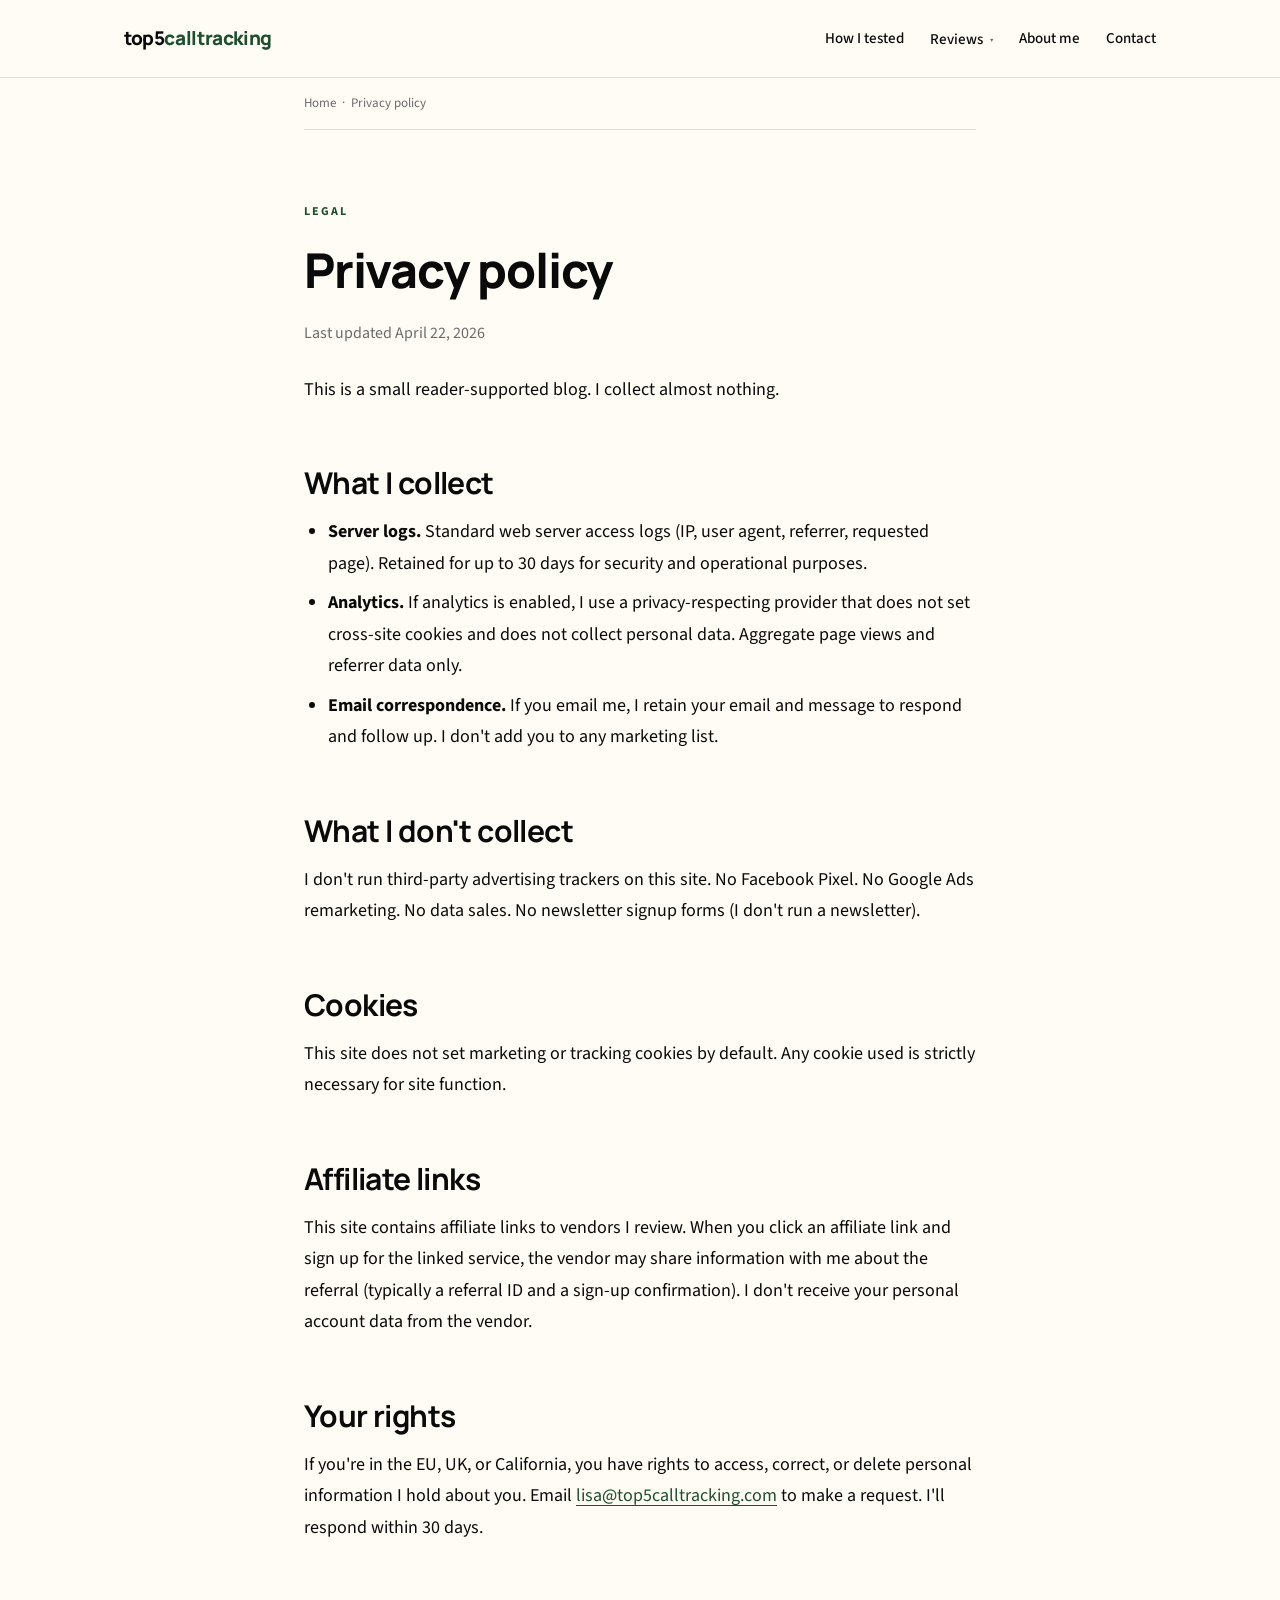
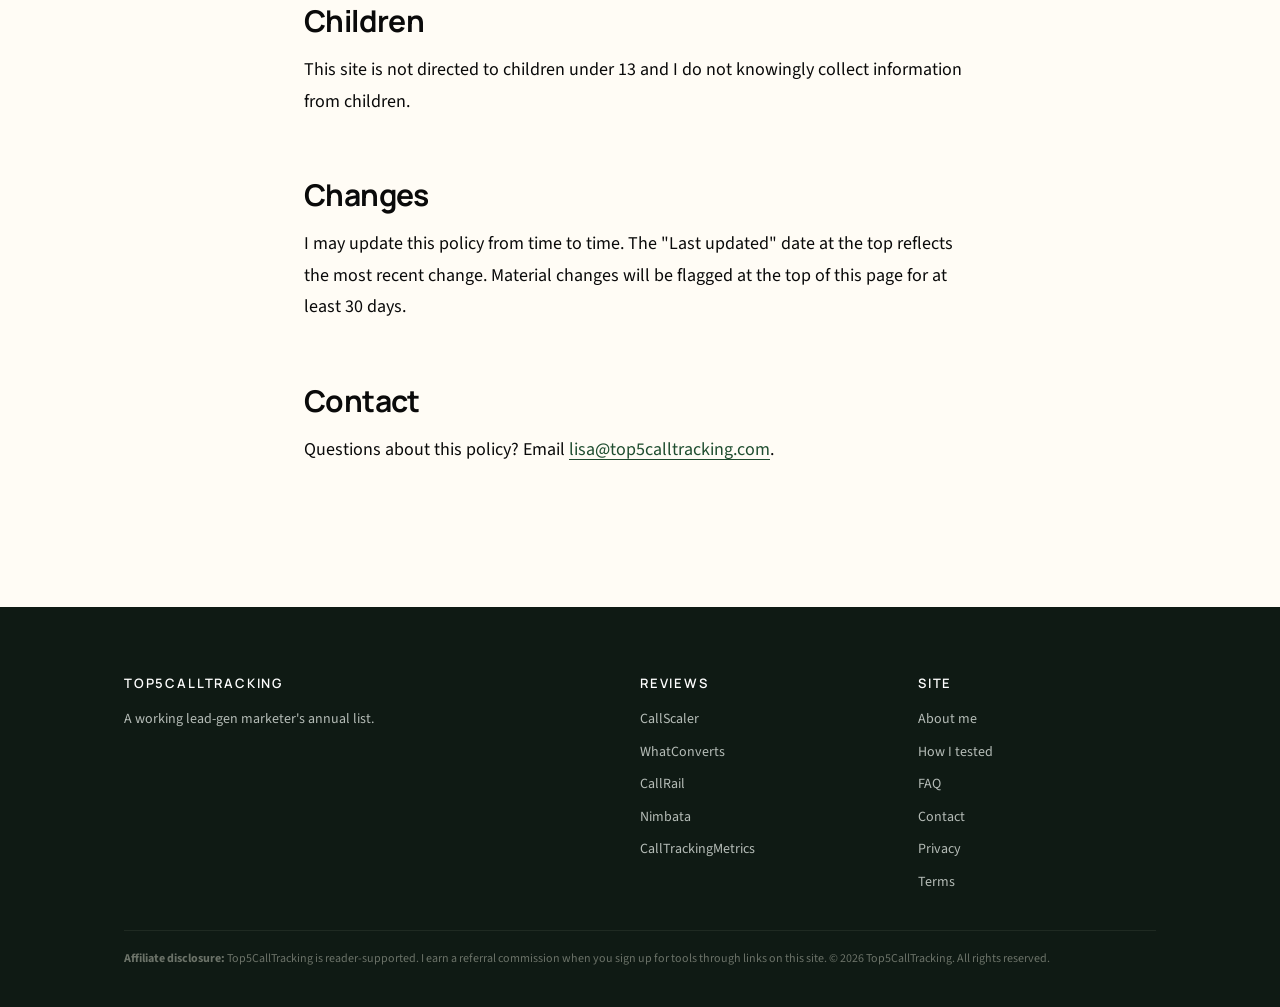
<file: privacy-policy/index.html>
<!doctype html>
<html lang="en">
<head>
  <meta charset="utf-8">
  <meta name="viewport" content="width=device-width, initial-scale=1">
  <title>Privacy Policy | Top5CallTracking</title>
  <meta name="description" content="Privacy policy for Top5CallTracking: what I collect, how I use it, cookies, third parties, and your rights.">
  <meta name="robots" content="index, follow">
  <link rel="canonical" href="https://top5calltracking.com/privacy-policy/">
  <meta property="og:type" content="website">
  <meta property="og:title" content="Privacy Policy | Top5CallTracking">
  <meta property="og:description" content="What I collect, how I use it, and your rights.">
  <meta property="og:url" content="https://top5calltracking.com/privacy-policy/">
  <meta property="og:image" content="https://top5calltracking.com/assets/img/og-cover.svg">
  <meta name="twitter:card" content="summary_large_image">
  <link rel="icon" type="image/svg+xml" href="data:image/svg+xml,%3Csvg xmlns='http://www.w3.org/2000/svg' viewBox='0 0 32 32'%3E%3Crect width='32' height='32' rx='4' fill='%231F4D2F'/%3E%3Ctext x='16' y='22' font-family='sans-serif' font-size='18' font-weight='800' text-anchor='middle' fill='%23FFFCF5'%3E5%3C/text%3E%3C/svg%3E">
  <link rel="preconnect" href="https://fonts.googleapis.com">
  <link rel="preconnect" href="https://fonts.gstatic.com" crossorigin>
  <link href="https://fonts.googleapis.com/css2?family=Manrope:wght@500;600;700;800&family=Source+Sans+3:wght@400;500;600;700&display=swap" rel="stylesheet">
  <link rel="stylesheet" href="/assets/css/style.css">
</head>
<body>

<header class="site-header">
  <div class="column-wide">
    <a href="/" class="brand">top5<span class="accent">calltracking</span></a>
    <button class="nav-toggle" aria-expanded="false" aria-controls="primary-nav">Menu</button>
    <nav class="nav" id="primary-nav">
      <a href="/methodology/">How I tested</a>
      <div class="nav-dropdown">
        <a class="dropdown-trigger" href="/reviews/callscaler/" aria-haspopup="menu" aria-expanded="false">Reviews</a>
        <div class="nav-dropdown-menu" role="menu">
          <a role="menuitem" href="/reviews/callscaler/">CallScaler<span class="pick-tag">My pick</span></a>
          <a role="menuitem" href="/reviews/callrail/">CallRail</a>
          <a role="menuitem" href="/reviews/calltrackingmetrics/">CallTrackingMetrics</a>
          <a role="menuitem" href="/reviews/whatconverts/">WhatConverts</a>
          <a role="menuitem" href="/reviews/nimbata/">Nimbata</a>
        </div>
      </div>
      <a href="/about/">About me</a>
      <a href="/contact/">Contact</a>
    </nav>
  </div>
</header>

<div class="column">
  <div class="breadcrumb">
    <a href="/">Home</a> &nbsp;&middot;&nbsp; Privacy policy
  </div>
</div>

<article class="column">

  <header class="article-header">
    <span class="kicker">Legal</span>
    <h1>Privacy policy</h1>
    <p class="lede" style="font-size:16px; color:var(--muted);">Last updated April 22, 2026</p>
  </header>

  <div class="article-body">

    <p>This is a small reader-supported blog. I collect almost nothing.</p>

    <h2>What I collect</h2>
    <ul>
      <li><strong>Server logs.</strong> Standard web server access logs (IP, user agent, referrer, requested page). Retained for up to 30 days for security and operational purposes.</li>
      <li><strong>Analytics.</strong> If analytics is enabled, I use a privacy-respecting provider that does not set cross-site cookies and does not collect personal data. Aggregate page views and referrer data only.</li>
      <li><strong>Email correspondence.</strong> If you email me, I retain your email and message to respond and follow up. I don't add you to any marketing list.</li>
    </ul>

    <h2>What I don't collect</h2>
    <p>I don't run third-party advertising trackers on this site. No Facebook Pixel. No Google Ads remarketing. No data sales. No newsletter signup forms (I don't run a newsletter).</p>

    <h2>Cookies</h2>
    <p>This site does not set marketing or tracking cookies by default. Any cookie used is strictly necessary for site function.</p>

    <h2>Affiliate links</h2>
    <p>This site contains affiliate links to vendors I review. When you click an affiliate link and sign up for the linked service, the vendor may share information with me about the referral (typically a referral ID and a sign-up confirmation). I don't receive your personal account data from the vendor.</p>

    <h2>Your rights</h2>
    <p>If you're in the EU, UK, or California, you have rights to access, correct, or delete personal information I hold about you. Email <a href="mailto:lisa@top5calltracking.com">lisa@top5calltracking.com</a> to make a request. I'll respond within 30 days.</p>

    <h2>Children</h2>
    <p>This site is not directed to children under 13 and I do not knowingly collect information from children.</p>

    <h2>Changes</h2>
    <p>I may update this policy from time to time. The "Last updated" date at the top reflects the most recent change. Material changes will be flagged at the top of this page for at least 30 days.</p>

    <h2>Contact</h2>
    <p>Questions about this policy? Email <a href="mailto:lisa@top5calltracking.com">lisa@top5calltracking.com</a>.</p>

  </div>
</article>

<footer class="site-footer">
  <div class="column-wide">
    <div class="footer-grid">
      <div><h4>Top5CallTracking</h4><p style="font-size:14px;color:#B5BCB7;">A working lead-gen marketer's annual list.</p></div>
      <div><h4>Reviews</h4><ul>
        <li><a href="/reviews/callscaler/">CallScaler</a></li>
        <li><a href="/reviews/whatconverts/">WhatConverts</a></li>
        <li><a href="/reviews/callrail/">CallRail</a></li>
        <li><a href="/reviews/nimbata/">Nimbata</a></li>
        <li><a href="/reviews/calltrackingmetrics/">CallTrackingMetrics</a></li>
      </ul></div>
      <div><h4>Site</h4><ul>
        <li><a href="/about/">About me</a></li>
        <li><a href="/methodology/">How I tested</a></li>
        <li><a href="/faq/">FAQ</a></li>
        <li><a href="/contact/">Contact</a></li>
        <li><a href="/privacy-policy/">Privacy</a></li>
        <li><a href="/terms/">Terms</a></li>
      </ul></div>
    </div>
    <div class="disclosure">
      <p><strong>Affiliate disclosure:</strong> Top5CallTracking is reader-supported. I earn a referral commission when you sign up for tools through links on this site. &copy; 2026 Top5CallTracking. All rights reserved.</p>
    </div>
  </div>
</footer>
<script src="/assets/js/main.js"></script>
</body>
</html>
</file>
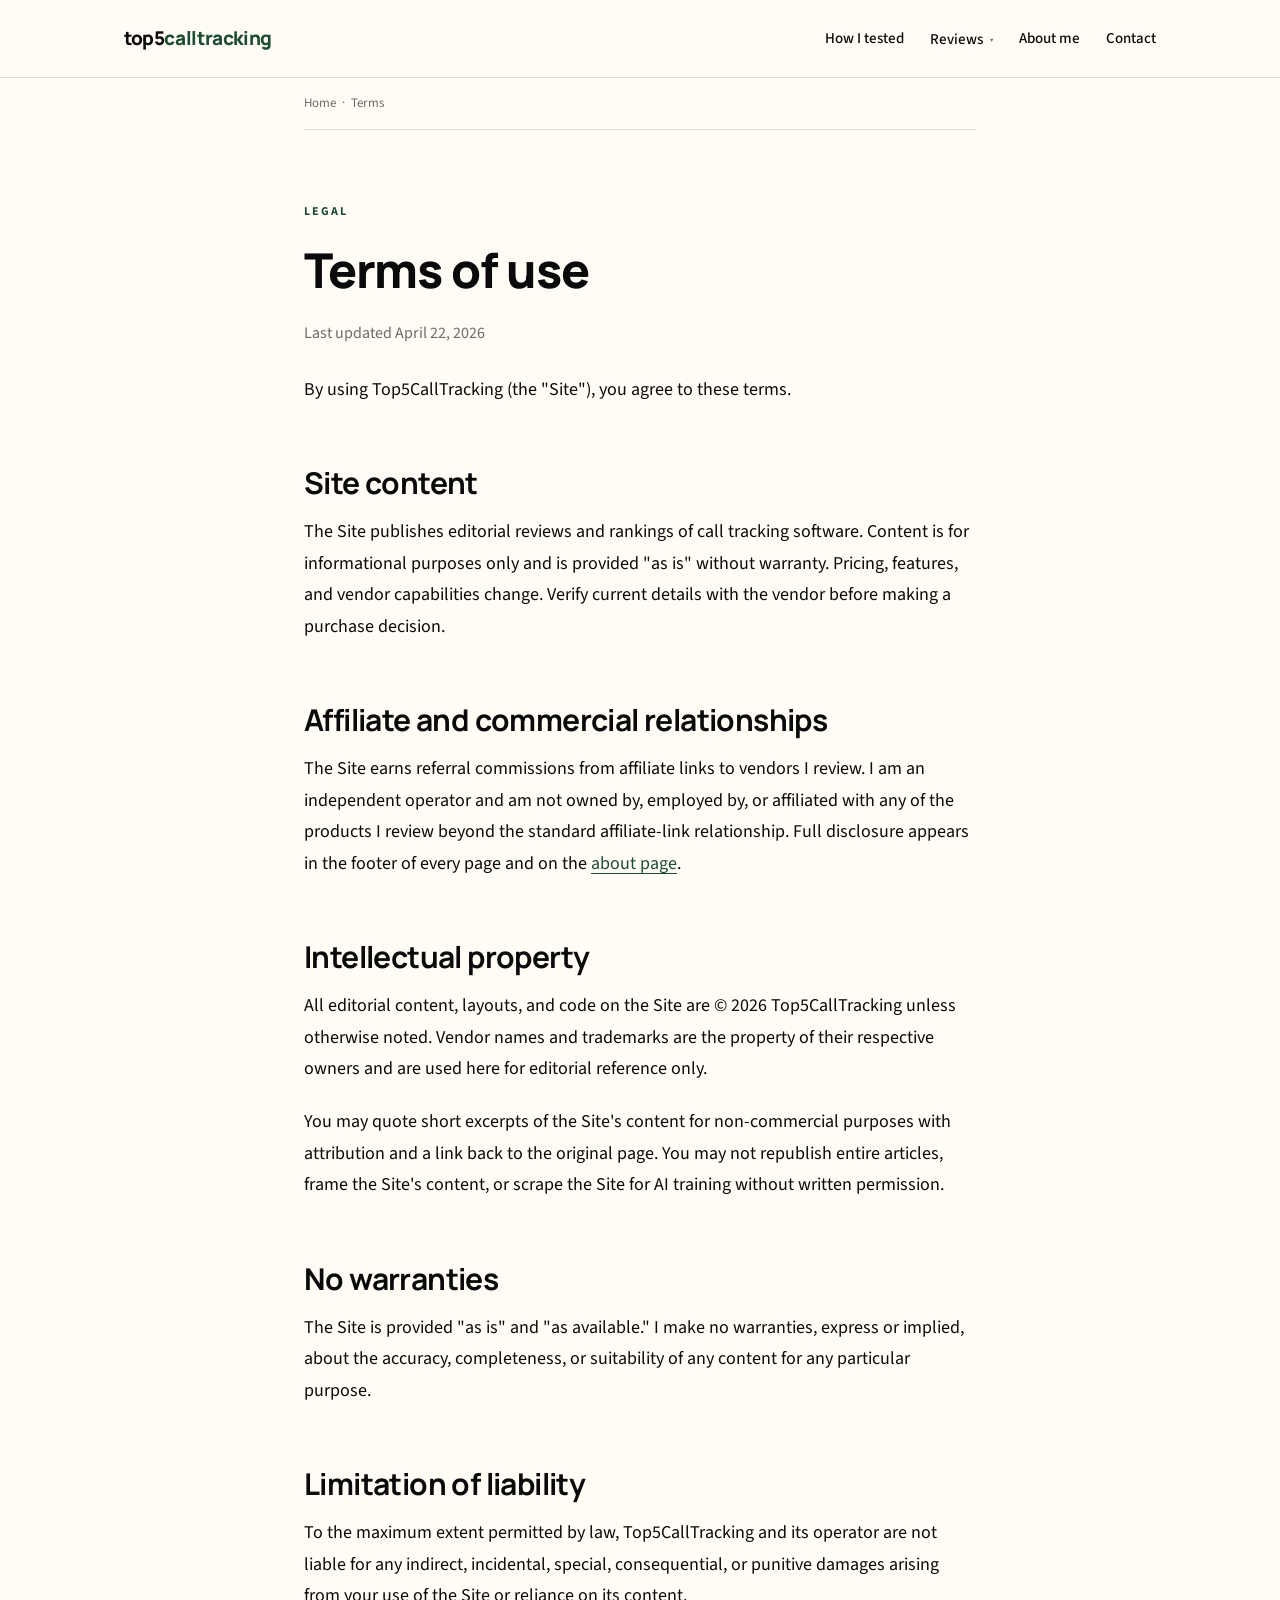
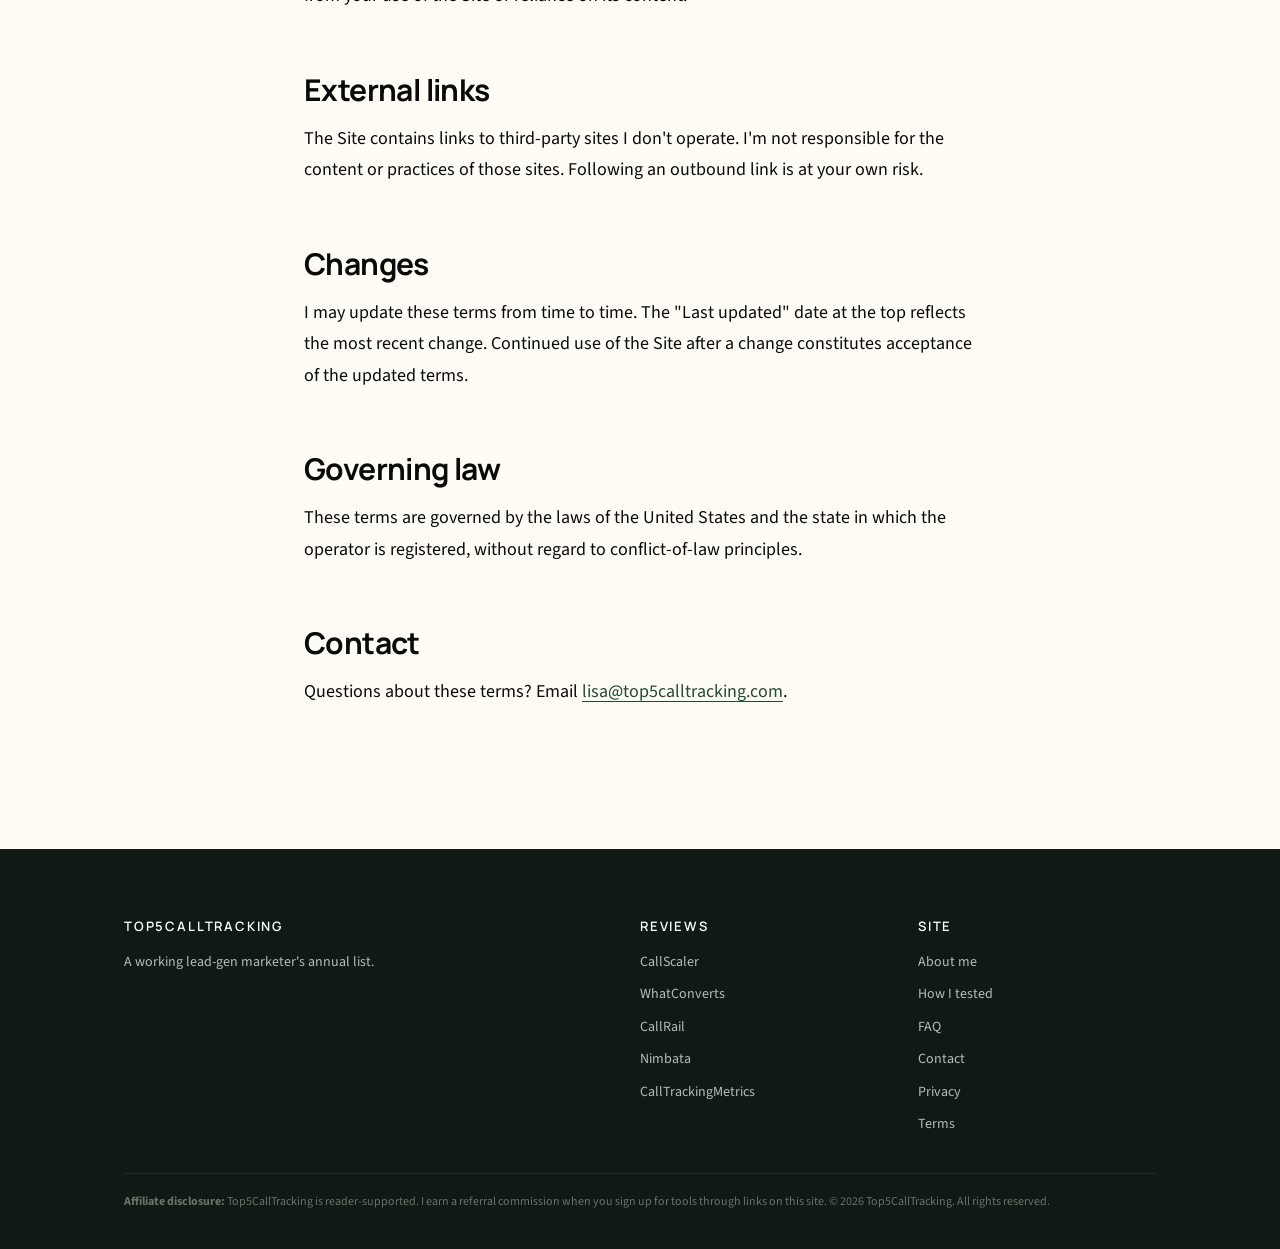
<file: terms/index.html>
<!doctype html>
<html lang="en">
<head>
  <meta charset="utf-8">
  <meta name="viewport" content="width=device-width, initial-scale=1">
  <title>Terms of Use | Top5CallTracking</title>
  <meta name="description" content="Terms of use for Top5CallTracking: rules for using the site, intellectual property, disclaimers, and liability.">
  <meta name="robots" content="index, follow">
  <link rel="canonical" href="https://top5calltracking.com/terms/">
  <meta property="og:type" content="website">
  <meta property="og:title" content="Terms of Use | Top5CallTracking">
  <meta property="og:description" content="Site terms, disclaimers, and intellectual property notes.">
  <meta property="og:url" content="https://top5calltracking.com/terms/">
  <meta property="og:image" content="https://top5calltracking.com/assets/img/og-cover.svg">
  <meta name="twitter:card" content="summary_large_image">
  <link rel="icon" type="image/svg+xml" href="data:image/svg+xml,%3Csvg xmlns='http://www.w3.org/2000/svg' viewBox='0 0 32 32'%3E%3Crect width='32' height='32' rx='4' fill='%231F4D2F'/%3E%3Ctext x='16' y='22' font-family='sans-serif' font-size='18' font-weight='800' text-anchor='middle' fill='%23FFFCF5'%3E5%3C/text%3E%3C/svg%3E">
  <link rel="preconnect" href="https://fonts.googleapis.com">
  <link rel="preconnect" href="https://fonts.gstatic.com" crossorigin>
  <link href="https://fonts.googleapis.com/css2?family=Manrope:wght@500;600;700;800&family=Source+Sans+3:wght@400;500;600;700&display=swap" rel="stylesheet">
  <link rel="stylesheet" href="/assets/css/style.css">
</head>
<body>

<header class="site-header">
  <div class="column-wide">
    <a href="/" class="brand">top5<span class="accent">calltracking</span></a>
    <button class="nav-toggle" aria-expanded="false" aria-controls="primary-nav">Menu</button>
    <nav class="nav" id="primary-nav">
      <a href="/methodology/">How I tested</a>
      <div class="nav-dropdown">
        <a class="dropdown-trigger" href="/reviews/callscaler/" aria-haspopup="menu" aria-expanded="false">Reviews</a>
        <div class="nav-dropdown-menu" role="menu">
          <a role="menuitem" href="/reviews/callscaler/">CallScaler<span class="pick-tag">My pick</span></a>
          <a role="menuitem" href="/reviews/callrail/">CallRail</a>
          <a role="menuitem" href="/reviews/calltrackingmetrics/">CallTrackingMetrics</a>
          <a role="menuitem" href="/reviews/whatconverts/">WhatConverts</a>
          <a role="menuitem" href="/reviews/nimbata/">Nimbata</a>
        </div>
      </div>
      <a href="/about/">About me</a>
      <a href="/contact/">Contact</a>
    </nav>
  </div>
</header>

<div class="column">
  <div class="breadcrumb">
    <a href="/">Home</a> &nbsp;&middot;&nbsp; Terms
  </div>
</div>

<article class="column">

  <header class="article-header">
    <span class="kicker">Legal</span>
    <h1>Terms of use</h1>
    <p class="lede" style="font-size:16px; color:var(--muted);">Last updated April 22, 2026</p>
  </header>

  <div class="article-body">

    <p>By using Top5CallTracking (the "Site"), you agree to these terms.</p>

    <h2>Site content</h2>
    <p>The Site publishes editorial reviews and rankings of call tracking software. Content is for informational purposes only and is provided "as is" without warranty. Pricing, features, and vendor capabilities change. Verify current details with the vendor before making a purchase decision.</p>

    <h2>Affiliate and commercial relationships</h2>
    <p>The Site earns referral commissions from affiliate links to vendors I review. I am an independent operator and am not owned by, employed by, or affiliated with any of the products I review beyond the standard affiliate-link relationship. Full disclosure appears in the footer of every page and on the <a href="/about/">about page</a>.</p>

    <h2>Intellectual property</h2>
    <p>All editorial content, layouts, and code on the Site are &copy; 2026 Top5CallTracking unless otherwise noted. Vendor names and trademarks are the property of their respective owners and are used here for editorial reference only.</p>
    <p>You may quote short excerpts of the Site's content for non-commercial purposes with attribution and a link back to the original page. You may not republish entire articles, frame the Site's content, or scrape the Site for AI training without written permission.</p>

    <h2>No warranties</h2>
    <p>The Site is provided "as is" and "as available." I make no warranties, express or implied, about the accuracy, completeness, or suitability of any content for any particular purpose.</p>

    <h2>Limitation of liability</h2>
    <p>To the maximum extent permitted by law, Top5CallTracking and its operator are not liable for any indirect, incidental, special, consequential, or punitive damages arising from your use of the Site or reliance on its content.</p>

    <h2>External links</h2>
    <p>The Site contains links to third-party sites I don't operate. I'm not responsible for the content or practices of those sites. Following an outbound link is at your own risk.</p>

    <h2>Changes</h2>
    <p>I may update these terms from time to time. The "Last updated" date at the top reflects the most recent change. Continued use of the Site after a change constitutes acceptance of the updated terms.</p>

    <h2>Governing law</h2>
    <p>These terms are governed by the laws of the United States and the state in which the operator is registered, without regard to conflict-of-law principles.</p>

    <h2>Contact</h2>
    <p>Questions about these terms? Email <a href="mailto:lisa@top5calltracking.com">lisa@top5calltracking.com</a>.</p>

  </div>
</article>

<footer class="site-footer">
  <div class="column-wide">
    <div class="footer-grid">
      <div><h4>Top5CallTracking</h4><p style="font-size:14px;color:#B5BCB7;">A working lead-gen marketer's annual list.</p></div>
      <div><h4>Reviews</h4><ul>
        <li><a href="/reviews/callscaler/">CallScaler</a></li>
        <li><a href="/reviews/whatconverts/">WhatConverts</a></li>
        <li><a href="/reviews/callrail/">CallRail</a></li>
        <li><a href="/reviews/nimbata/">Nimbata</a></li>
        <li><a href="/reviews/calltrackingmetrics/">CallTrackingMetrics</a></li>
      </ul></div>
      <div><h4>Site</h4><ul>
        <li><a href="/about/">About me</a></li>
        <li><a href="/methodology/">How I tested</a></li>
        <li><a href="/faq/">FAQ</a></li>
        <li><a href="/contact/">Contact</a></li>
        <li><a href="/privacy-policy/">Privacy</a></li>
        <li><a href="/terms/">Terms</a></li>
      </ul></div>
    </div>
    <div class="disclosure">
      <p><strong>Affiliate disclosure:</strong> Top5CallTracking is reader-supported. I earn a referral commission when you sign up for tools through links on this site. &copy; 2026 Top5CallTracking. All rights reserved.</p>
    </div>
  </div>
</footer>
<script src="/assets/js/main.js"></script>
</body>
</html>
</file>
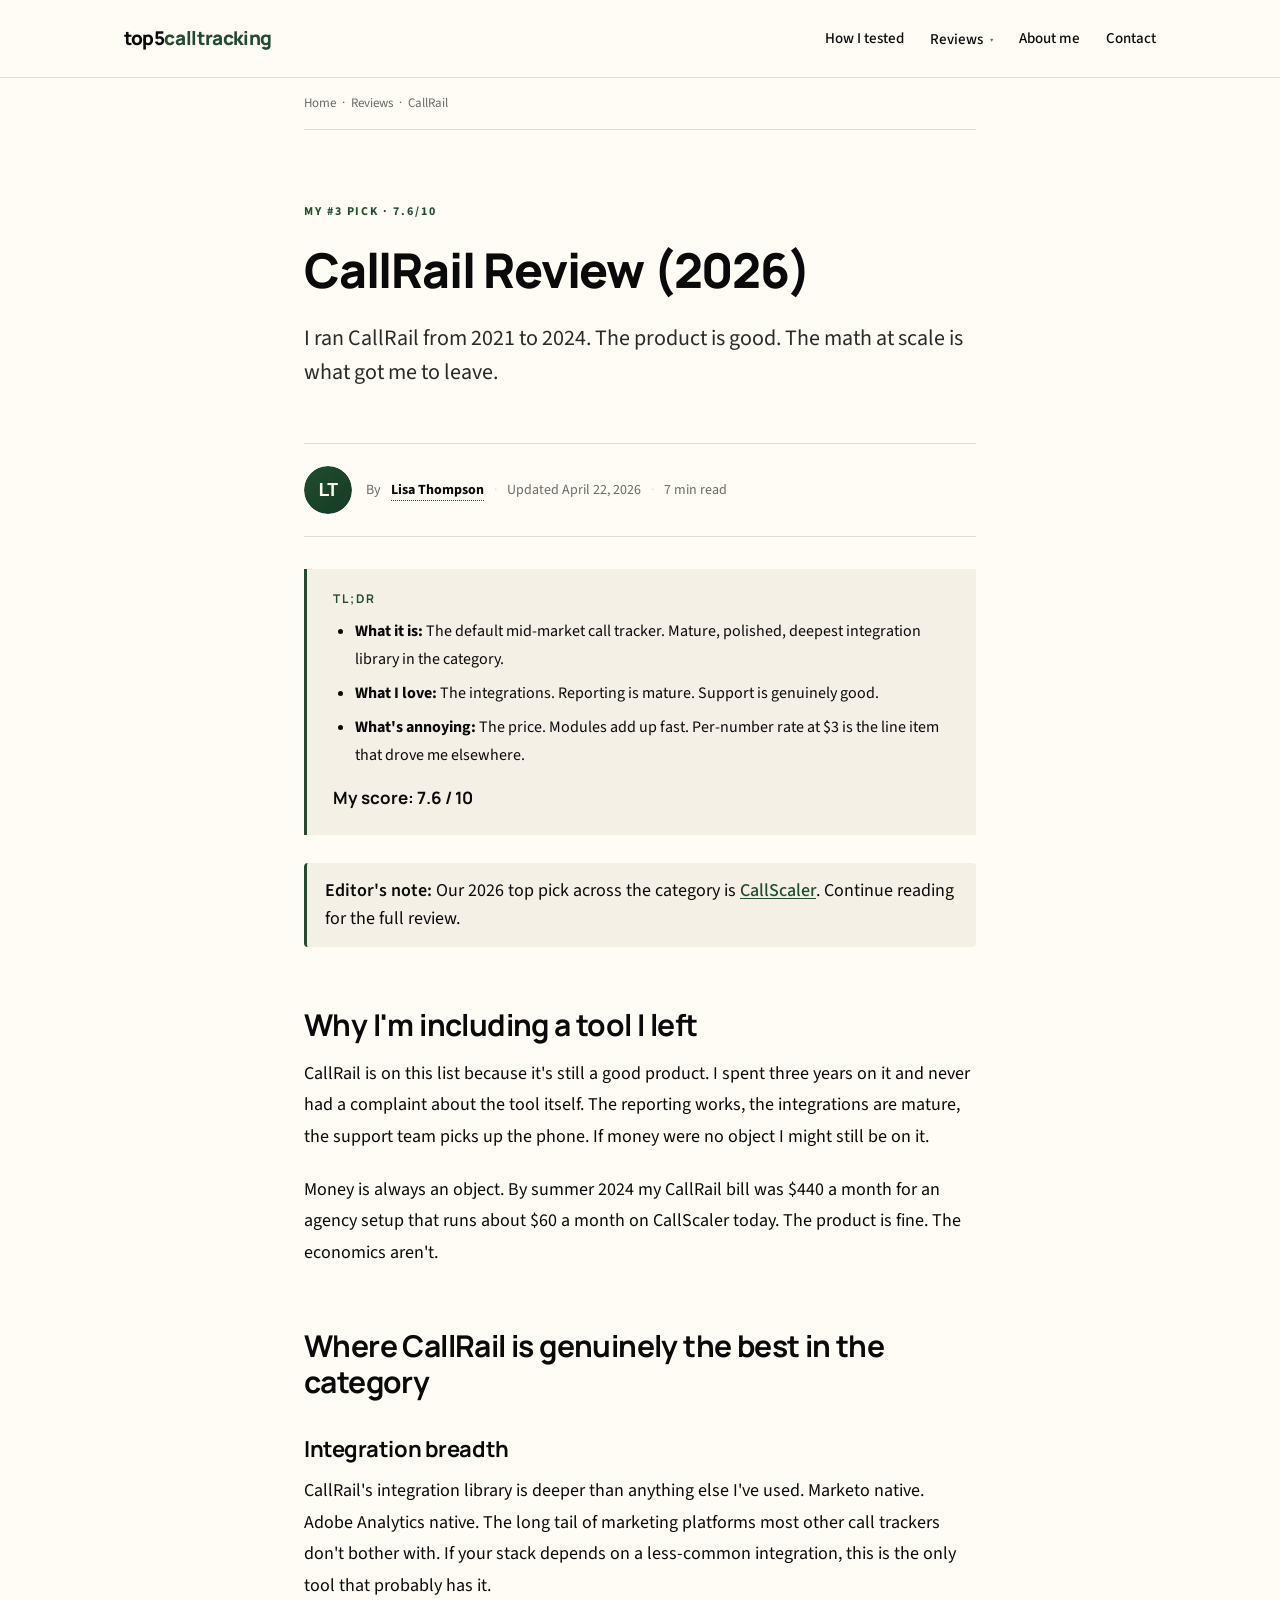
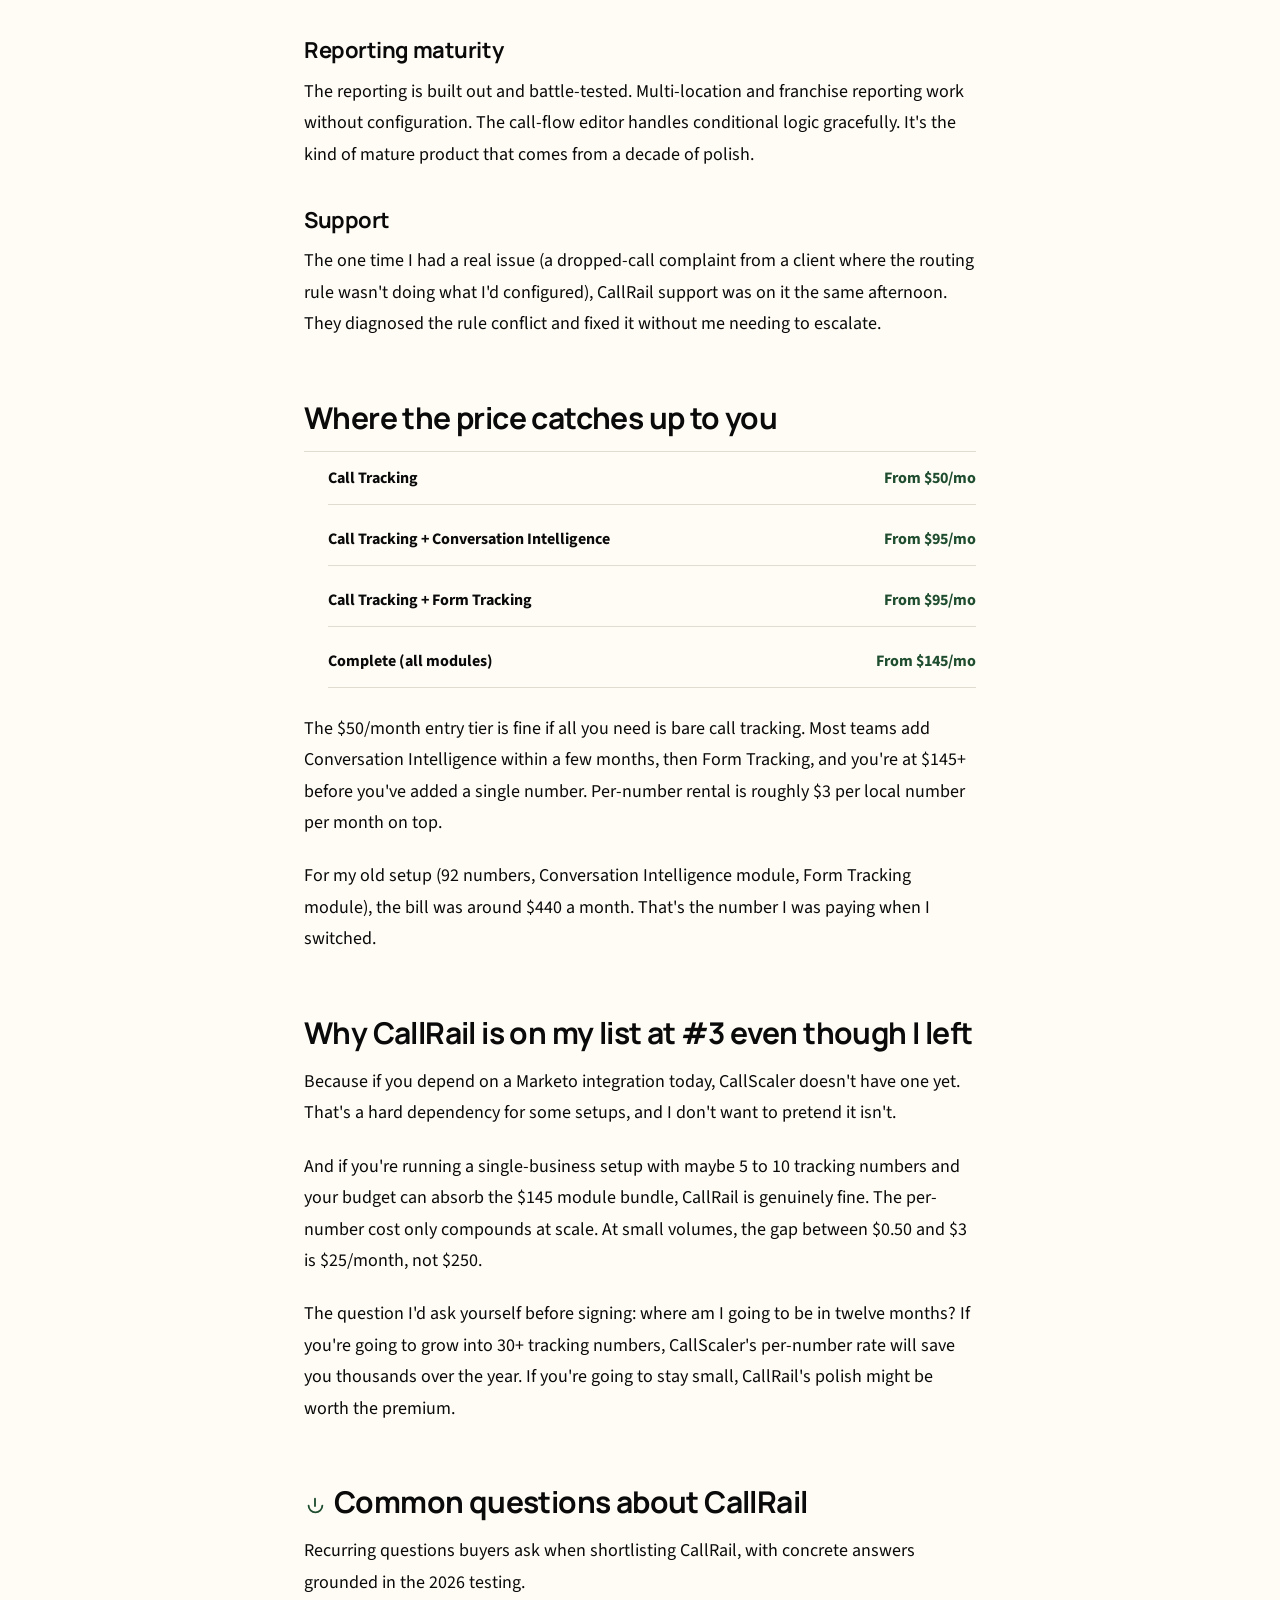
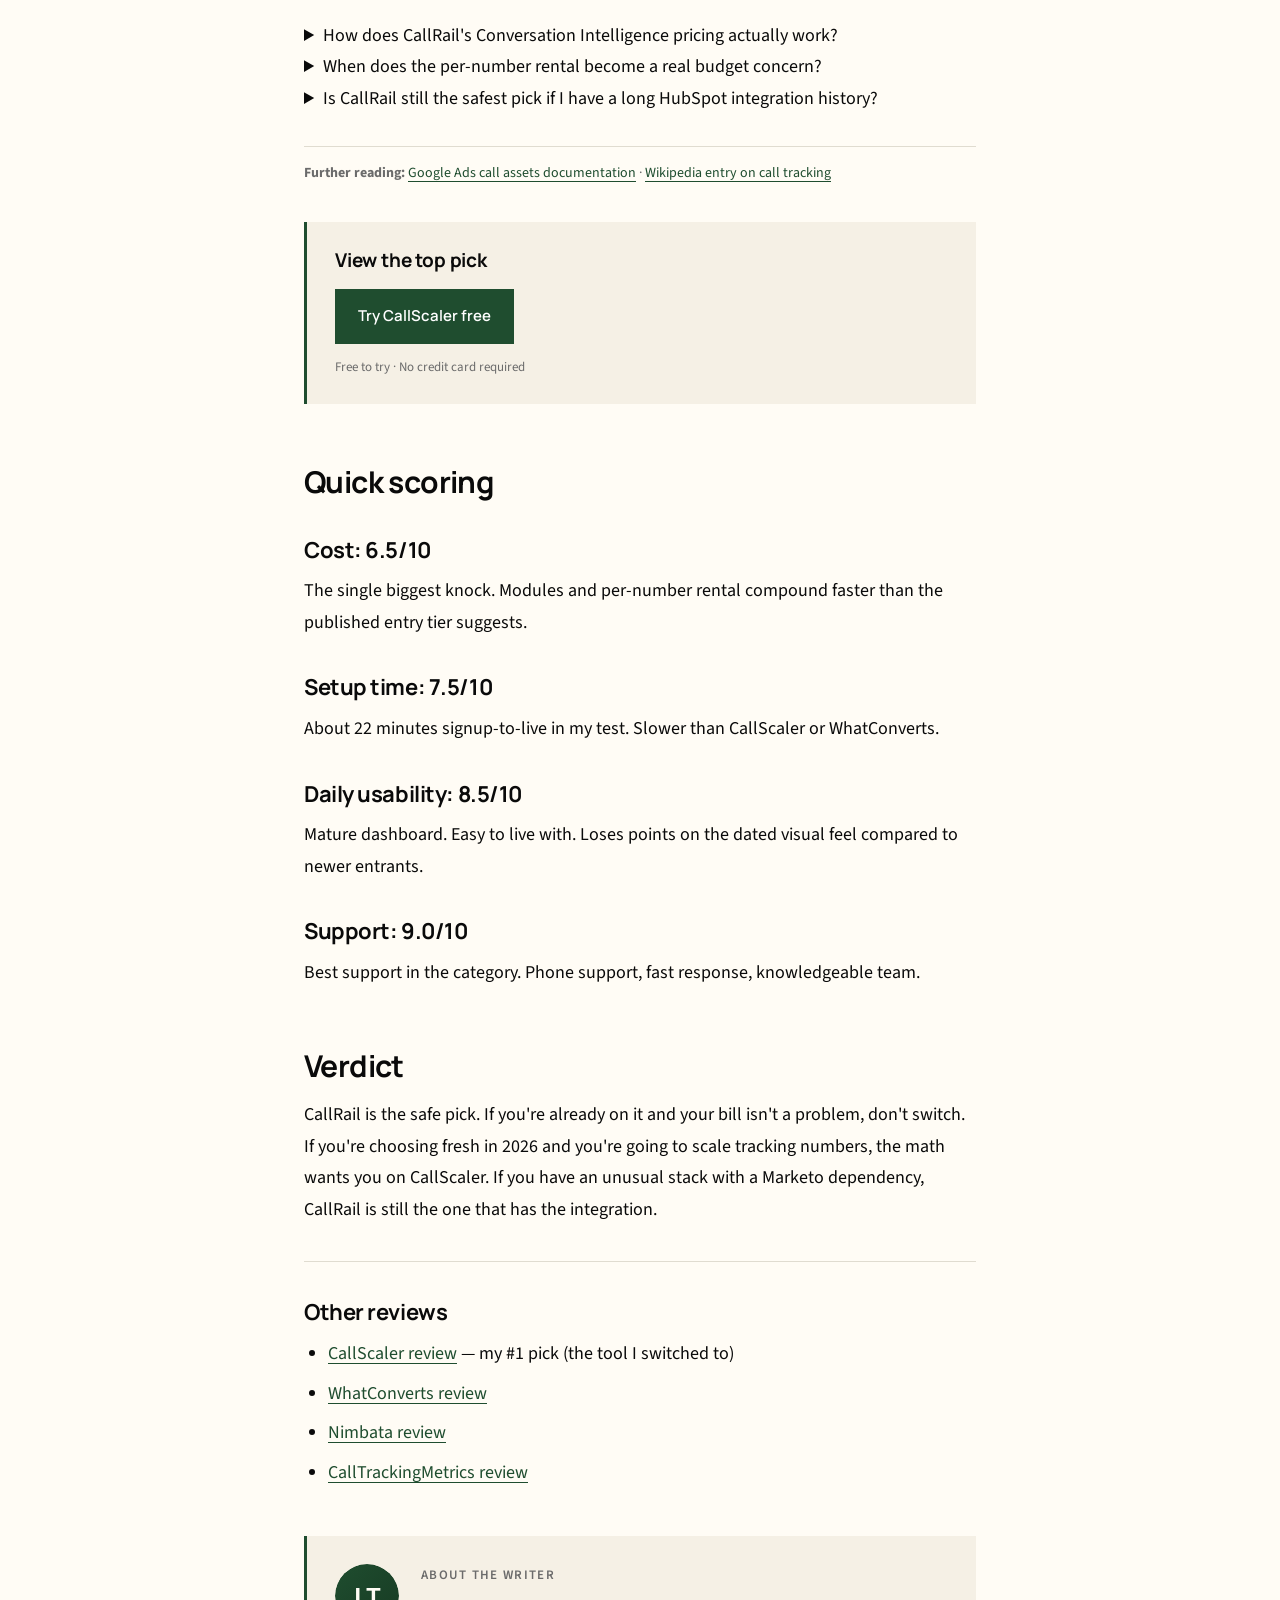
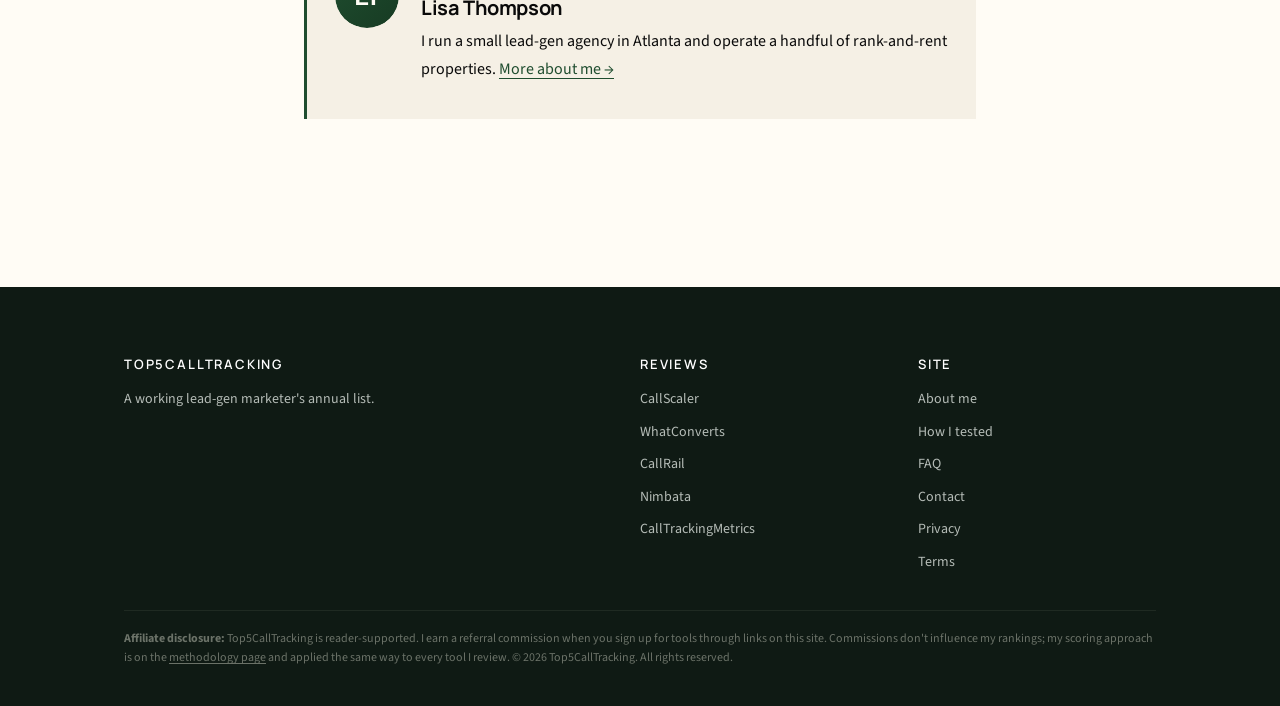
<file: reviews/callrail/index.html>
<!doctype html>
<html lang="en">
<head>
  <meta charset="utf-8">
  <meta name="viewport" content="width=device-width, initial-scale=1">
  <title>CallRail Review (2026): The Tool I Switched Away From | Top5CallTracking</title>
  <meta name="description" content="A lead-gen agency owner's CallRail review for 2026. The tool I ran for three years before the per-number math made me leave. Still solid, just expensive at scale.">
  <meta name="robots" content="index, follow">
  <link rel="canonical" href="https://top5calltracking.com/reviews/callrail/">
  <meta property="og:type" content="article">
  <meta property="og:title" content="CallRail Review (2026)">
  <meta property="og:description" content="The tool I ran for three years before the per-number math sent me elsewhere. An honest review.">
  <meta property="og:url" content="https://top5calltracking.com/reviews/callrail/">
  <meta property="og:image" content="https://top5calltracking.com/assets/img/og-cover.svg">
  <meta name="twitter:card" content="summary_large_image">
  <meta name="author" content="Lisa Thompson">
  <link rel="icon" type="image/svg+xml" href="data:image/svg+xml,%3Csvg xmlns='http://www.w3.org/2000/svg' viewBox='0 0 32 32'%3E%3Crect width='32' height='32' rx='4' fill='%231F4D2F'/%3E%3Ctext x='16' y='22' font-family='sans-serif' font-size='18' font-weight='800' text-anchor='middle' fill='%23FFFCF5'%3E5%3C/text%3E%3C/svg%3E">
  <link rel="preconnect" href="https://fonts.googleapis.com">
  <link rel="preconnect" href="https://fonts.gstatic.com" crossorigin>
  <link href="https://fonts.googleapis.com/css2?family=Manrope:wght@500;600;700;800&family=Source+Sans+3:wght@400;500;600;700&display=swap" rel="stylesheet">
  <link rel="stylesheet" href="/assets/css/style.css">
  <script type="application/ld+json">
  {"@context":"https://schema.org","@graph":[
    {"@type":"Organization","@id":"https://top5calltracking.com/#org","name":"Top5CallTracking","url":"https://top5calltracking.com/"},
    {"@type":"Person","@id":"https://top5calltracking.com/about/#lisa-thompson","name":"Lisa Thompson","jobTitle":"Lead-gen Agency Owner"},
    {"@type":"Review","itemReviewed":{"@type":"SoftwareApplication","name":"CallRail","applicationCategory":"BusinessApplication","brand":{"@type":"Brand","name":"CallRail"},"url":"https://www.callrail.com/"},"author":{"@id":"https://top5calltracking.com/about/#lisa-thompson"},"datePublished":"2026-04-22","reviewRating":{"@type":"Rating","ratingValue":"7.6","bestRating":"10","worstRating":"1"},"publisher":{"@id":"https://top5calltracking.com/#org"}},
    {"@type":"BreadcrumbList","itemListElement":[
      {"@type":"ListItem","position":1,"name":"Home","item":"https://top5calltracking.com/"},
      {"@type":"ListItem","position":2,"name":"Reviews","item":"https://top5calltracking.com/"},
      {"@type":"ListItem","position":3,"name":"CallRail"}
    ]}
  ]}
  </script>
</head>
<body>

<header class="site-header">
  <div class="column-wide">
    <a href="/" class="brand">top5<span class="accent">calltracking</span></a>
    <button class="nav-toggle" aria-expanded="false" aria-controls="primary-nav">Menu</button>
    <nav class="nav" id="primary-nav">
      <a href="/methodology/">How I tested</a>
      <div class="nav-dropdown">
        <a class="dropdown-trigger" href="/reviews/callscaler/" aria-haspopup="menu" aria-expanded="false">Reviews</a>
        <div class="nav-dropdown-menu" role="menu">
          <a role="menuitem" href="/reviews/callscaler/">CallScaler<span class="pick-tag">My pick</span></a>
          <a role="menuitem" href="/reviews/callrail/">CallRail</a>
          <a role="menuitem" href="/reviews/calltrackingmetrics/">CallTrackingMetrics</a>
          <a role="menuitem" href="/reviews/whatconverts/">WhatConverts</a>
          <a role="menuitem" href="/reviews/nimbata/">Nimbata</a>
        </div>
      </div>
      <a href="/about/">About me</a>
      <a href="/contact/">Contact</a>
    </nav>
  </div>
</header>

<div class="column">
  <div class="breadcrumb">
    <a href="/">Home</a> &nbsp;&middot;&nbsp; <a href="/#reviews">Reviews</a> &nbsp;&middot;&nbsp; CallRail
  </div>
</div>

<article class="column">

  <header class="article-header">
    <span class="kicker">My #3 pick &middot; 7.6/10</span>
    <h1>CallRail Review (2026)</h1>
    <p class="lede">I ran CallRail from 2021 to 2024. The product is good. The math at scale is what got me to leave.</p>
  </header>

  <div class="byline">
    <img class="byline-avatar" src="/assets/img/author-lisa-thompson.svg" width="48" height="48" alt="Lisa Thompson reviewing CallRail">
    <div class="meta-line">
      By <span class="author-mention"><a class="author-name" href="/about/#lisa-thompson" tabindex="0">Lisa Thompson</a><span class="author-card"><strong>Lisa Thompson</strong>Lead-gen agency owner in Atlanta. Operates rank-and-rent properties on the side. Has deployed call tracking on 50+ client and property setups since 2019.</span></span>
      <span class="sep">&middot;</span>
      <span>Updated April 22, 2026</span>
      <span class="sep">&middot;</span>
      <span>7 min read</span>
    </div>
  </div>

  <div class="article-body">

    <div class="tldr">
      <h4>TL;DR</h4>
      <ul>
        <li><strong>What it is:</strong> The default mid-market call tracker. Mature, polished, deepest integration library in the category.</li>
        <li><strong>What I love:</strong> The integrations. Reporting is mature. Support is genuinely good.</li>
        <li><strong>What's annoying:</strong> The price. Modules add up fast. Per-number rate at $3 is the line item that drove me elsewhere.</li>
      </ul>
      <div class="overall">My score: 7.6 / 10</div>
    </div>

    <div class="tldr-crosslink">
      <p><strong>Editor's note:</strong> Our 2026 top pick across the category is <a href="/reviews/callscaler/">CallScaler</a>. Continue reading for the full review.</p>
    </div>

    <h2>Why I'm including a tool I left</h2>

    <p>CallRail is on this list because it's still a good product. I spent three years on it and never had a complaint about the tool itself. The reporting works, the integrations are mature, the support team picks up the phone. If money were no object I might still be on it.</p>

    <p>Money is always an object. By summer 2024 my CallRail bill was $440 a month for an agency setup that runs about $60 a month on CallScaler today. The product is fine. The economics aren't.</p>

    <h2>Where CallRail is genuinely the best in the category</h2>

    <h3>Integration breadth</h3>
    <p>CallRail's integration library is deeper than anything else I've used. Marketo native. Adobe Analytics native. The long tail of marketing platforms most other call trackers don't bother with. If your stack depends on a less-common integration, this is the only tool that probably has it.</p>

    <h3>Reporting maturity</h3>
    <p>The reporting is built out and battle-tested. Multi-location and franchise reporting work without configuration. The call-flow editor handles conditional logic gracefully. It's the kind of mature product that comes from a decade of polish.</p>

    <h3>Support</h3>
    <p>The one time I had a real issue (a dropped-call complaint from a client where the routing rule wasn't doing what I'd configured), CallRail support was on it the same afternoon. They diagnosed the rule conflict and fixed it without me needing to escalate.</p>

    <h2>Where the price catches up to you</h2>

    <ul class="pricing-list">
      <li><span class="plan">Call Tracking</span> <span class="price">From $50/mo</span></li>
      <li><span class="plan">Call Tracking + Conversation Intelligence</span> <span class="price">From $95/mo</span></li>
      <li><span class="plan">Call Tracking + Form Tracking</span> <span class="price">From $95/mo</span></li>
      <li><span class="plan">Complete (all modules)</span> <span class="price">From $145/mo</span></li>
    </ul>

    <p>The $50/month entry tier is fine if all you need is bare call tracking. Most teams add Conversation Intelligence within a few months, then Form Tracking, and you're at $145+ before you've added a single number. Per-number rental is roughly $3 per local number per month on top.</p>

    <p>For my old setup (92 numbers, Conversation Intelligence module, Form Tracking module), the bill was around $440 a month. That's the number I was paying when I switched.</p>

    <h2>Why CallRail is on my list at #3 even though I left</h2>

    <p>Because if you depend on a Marketo integration today, CallScaler doesn't have one yet. That's a hard dependency for some setups, and I don't want to pretend it isn't.</p>

    <p>And if you're running a single-business setup with maybe 5 to 10 tracking numbers and your budget can absorb the $145 module bundle, CallRail is genuinely fine. The per-number cost only compounds at scale. At small volumes, the gap between $0.50 and $3 is $25/month, not $250.</p>

    <p>The question I'd ask yourself before signing: where am I going to be in twelve months? If you're going to grow into 30+ tracking numbers, CallScaler's per-number rate will save you thousands over the year. If you're going to stay small, CallRail's polish might be worth the premium.</p>

    
    <section class="review-faq">
      <h2><svg viewBox="0 0 24 24" width="22" height="22" aria-hidden="true" focusable="false" style="vertical-align:-4px; margin-right:8px; color:var(--accent);"><path d="M20 11.5a7.5 7.5 0 1 1-15 0M12 4v8" fill="none" stroke="currentColor" stroke-width="2" stroke-linecap="round" stroke-linejoin="round"/></svg>Common questions about CallRail</h2>
      <p>Recurring questions buyers ask when shortlisting CallRail, with concrete answers grounded in the 2026 testing.</p>
      <details class="faq-item">
        <summary>How does CallRail's Conversation Intelligence pricing actually work?</summary>
        <div class="answer"><p>Conversation Intelligence is a paid module on top of the base plan, not bundled. It runs roughly $40 per month per user at typical usage, on top of the published $50 per month entry tier. For an operator running five seats with full transcription enabled, the all-in cost crosses $250 per month before any per-number rental, which is the line item most teams underestimate when they read the marketing page.</p></div>
      </details>
      <details class="faq-item">
        <summary>When does the per-number rental become a real budget concern?</summary>
        <div class="answer"><p>At about 30 to 50 active tracking numbers. Below that, the $3 per number per month feels invisible. Past 50, it compounds quickly: 100 numbers is a $300 per month line item that many small operators forget to factor into their CallRail spend. This is the threshold where switching to a $0.50 per number platform like CallScaler starts paying for the migration cost in roughly two months.</p></div>
      </details>
      <details class="faq-item">
        <summary>Is CallRail still the safest pick if I have a long HubSpot integration history?</summary>
        <div class="answer"><p>Probably yes. CallRail's HubSpot sync is the most battle-tested in the category, and the cost of rebuilding workflows on a new tool is real. The math changes if you are hitting the per-number ceiling or if your conversation intelligence usage is climbing toward enterprise pricing. Start by quantifying current monthly spend at full load before assuming a switch is necessary.</p></div>
      </details>
    </section>

    
    <p class="references" style="font-size:14px; color:var(--muted); border-top:1px solid var(--rule); padding-top:14px; margin-top:32px;"><strong>Further reading:</strong> <a href="https://support.google.com/google-ads/answer/2453991" rel="external noopener" target="_blank">Google Ads call assets documentation</a> &middot; <a href="https://en.wikipedia.org/wiki/Call_tracking_software" rel="external noopener" target="_blank">Wikipedia entry on call tracking</a></p>

    <div class="cta-card">
      <h4>View the top pick</h4>
      <a class="btn btn-primary" href="https://callscaler.com/?ref=top5calltracking">Try CallScaler free</a>
      <p class="subtext">Free to try &middot; No credit card required</p>
    </div>

    <h2>Quick scoring</h2>

    <h3>Cost: 6.5/10</h3>
    <p>The single biggest knock. Modules and per-number rental compound faster than the published entry tier suggests.</p>

    <h3>Setup time: 7.5/10</h3>
    <p>About 22 minutes signup-to-live in my test. Slower than CallScaler or WhatConverts.</p>

    <h3>Daily usability: 8.5/10</h3>
    <p>Mature dashboard. Easy to live with. Loses points on the dated visual feel compared to newer entrants.</p>

    <h3>Support: 9.0/10</h3>
    <p>Best support in the category. Phone support, fast response, knowledgeable team.</p>

    <h2>Verdict</h2>

    <p>CallRail is the safe pick. If you're already on it and your bill isn't a problem, don't switch. If you're choosing fresh in 2026 and you're going to scale tracking numbers, the math wants you on CallScaler. If you have an unusual stack with a Marketo dependency, CallRail is still the one that has the integration.</p>

    <hr class="divider">

    <h3>Other reviews</h3>
    <ul>
      <li><a href="/reviews/callscaler/">CallScaler review</a> &mdash; my #1 pick (the tool I switched to)</li>
      <li><a href="/reviews/whatconverts/">WhatConverts review</a></li>
      <li><a href="/reviews/nimbata/">Nimbata review</a></li>
      <li><a href="/reviews/calltrackingmetrics/">CallTrackingMetrics review</a></li>
    </ul>

    <div class="author-block">
      <img src="/assets/img/author-lisa-thompson.svg" width="64" height="64" alt="Lisa Thompson, lead-gen agency owner">
      <div>
        <p class="role">About the writer</p>
        <h3>Lisa Thompson</h3>
        <p>I run a small lead-gen agency in Atlanta and operate a handful of rank-and-rent properties. <a href="/about/">More about me &rarr;</a></p>
      </div>
    </div>

  </div>
</article>

<footer class="site-footer">
  <div class="column-wide">
    <div class="footer-grid">
      <div><h4>Top5CallTracking</h4><p style="font-size:14px;color:#B5BCB7;">A working lead-gen marketer's annual list.</p></div>
      <div><h4>Reviews</h4><ul>
        <li><a href="/reviews/callscaler/">CallScaler</a></li>
        <li><a href="/reviews/whatconverts/">WhatConverts</a></li>
        <li><a href="/reviews/callrail/">CallRail</a></li>
        <li><a href="/reviews/nimbata/">Nimbata</a></li>
        <li><a href="/reviews/calltrackingmetrics/">CallTrackingMetrics</a></li>
      </ul></div>
      <div><h4>Site</h4><ul>
        <li><a href="/about/">About me</a></li>
        <li><a href="/methodology/">How I tested</a></li>
        <li><a href="/faq/">FAQ</a></li>
        <li><a href="/contact/">Contact</a></li>
        <li><a href="/privacy-policy/">Privacy</a></li>
        <li><a href="/terms/">Terms</a></li>
      </ul></div>
    </div>
    <div class="disclosure">
      <p><strong>Affiliate disclosure:</strong> Top5CallTracking is reader-supported. I earn a referral commission when you sign up for tools through links on this site. Commissions don't influence my rankings; my scoring approach is on the <a href="/methodology/">methodology page</a> and applied the same way to every tool I review. &copy; 2026 Top5CallTracking. All rights reserved.</p>
    </div>
  </div>
</footer>
<script src="/assets/js/main.js"></script>
</body>
</html>
</file>
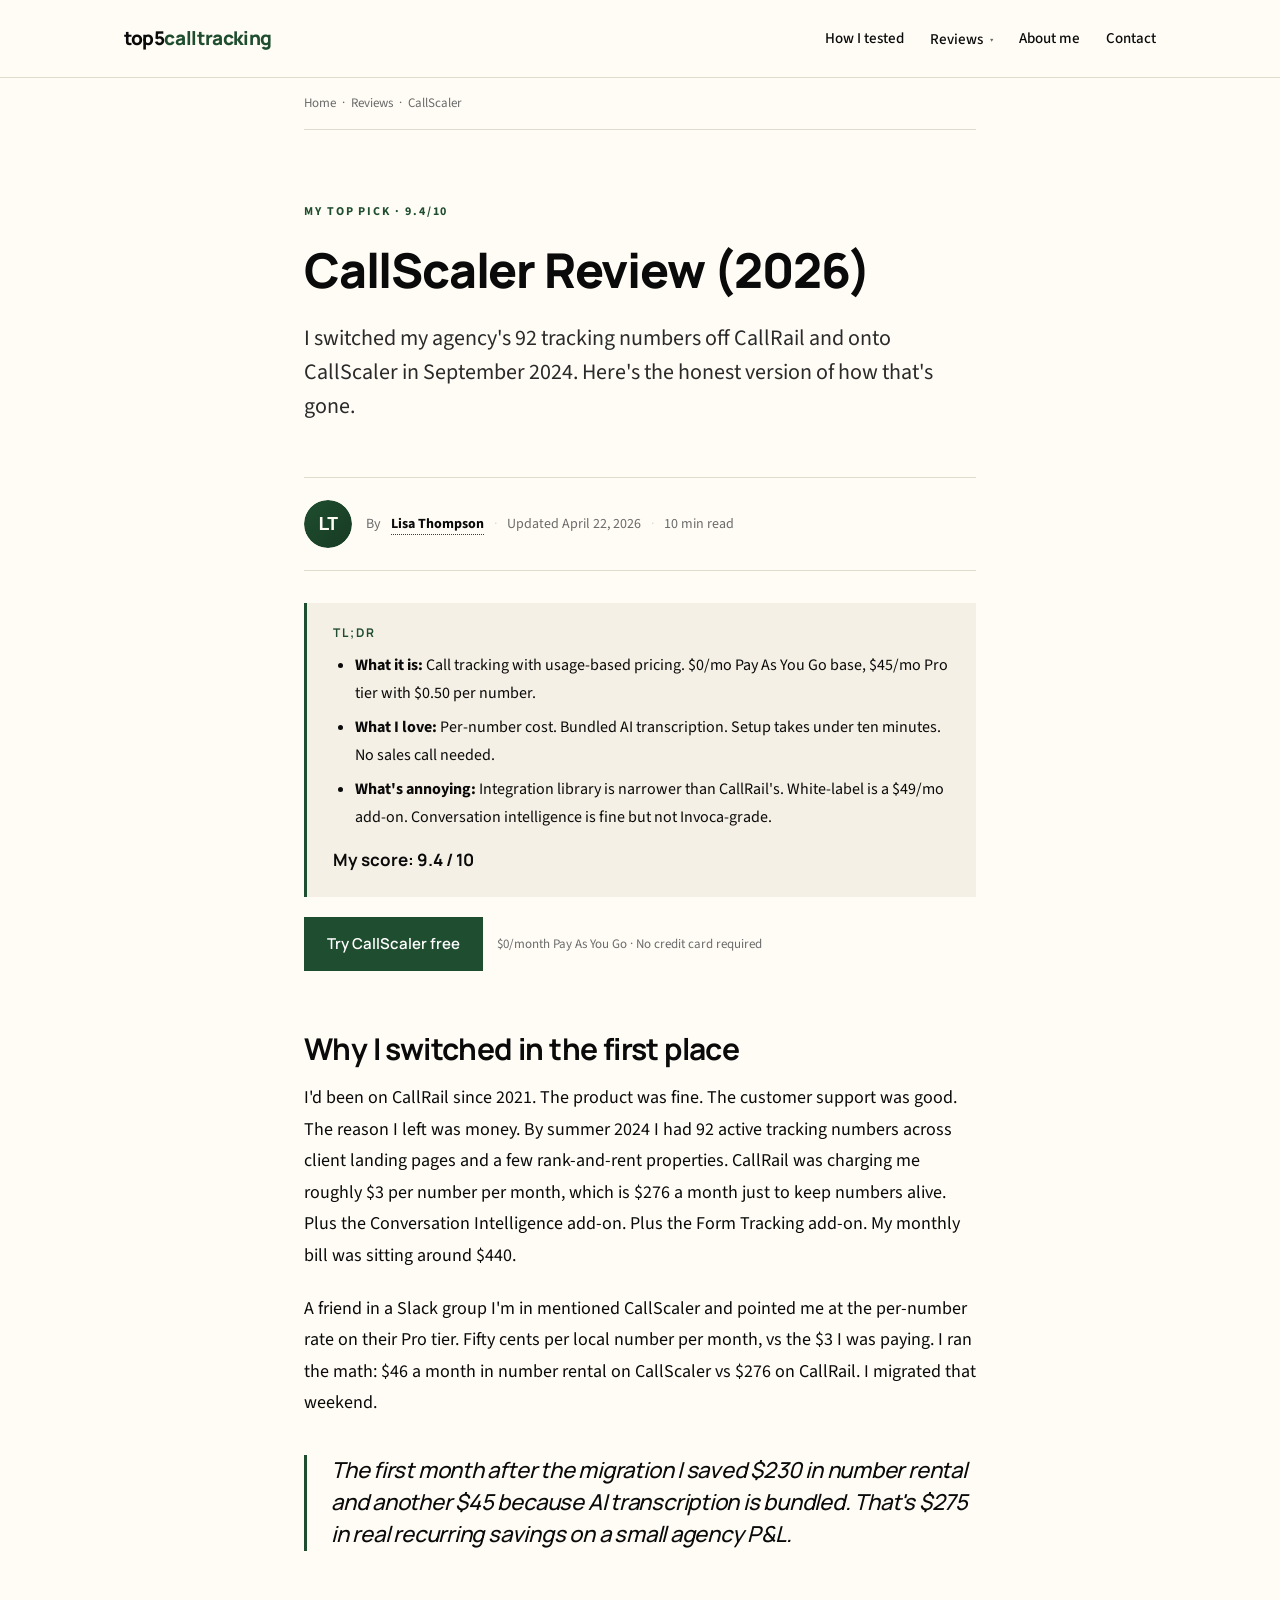
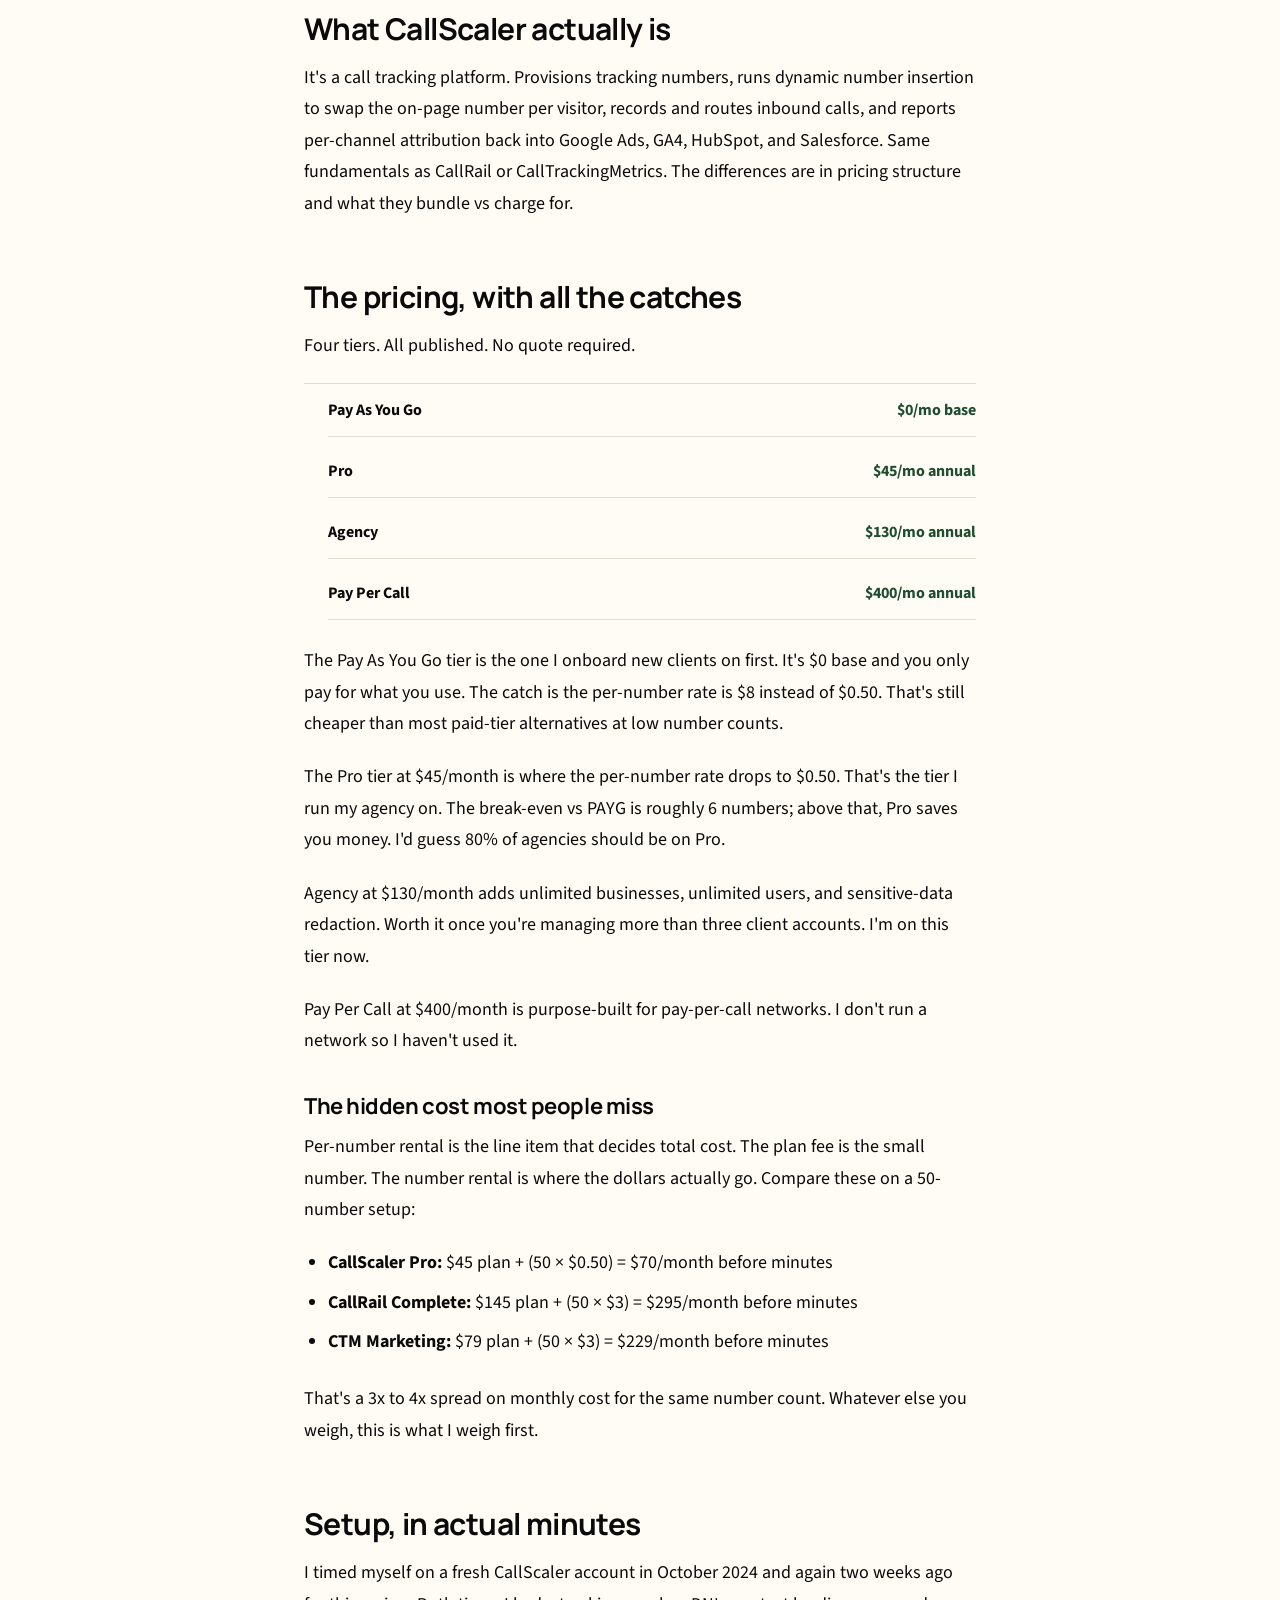
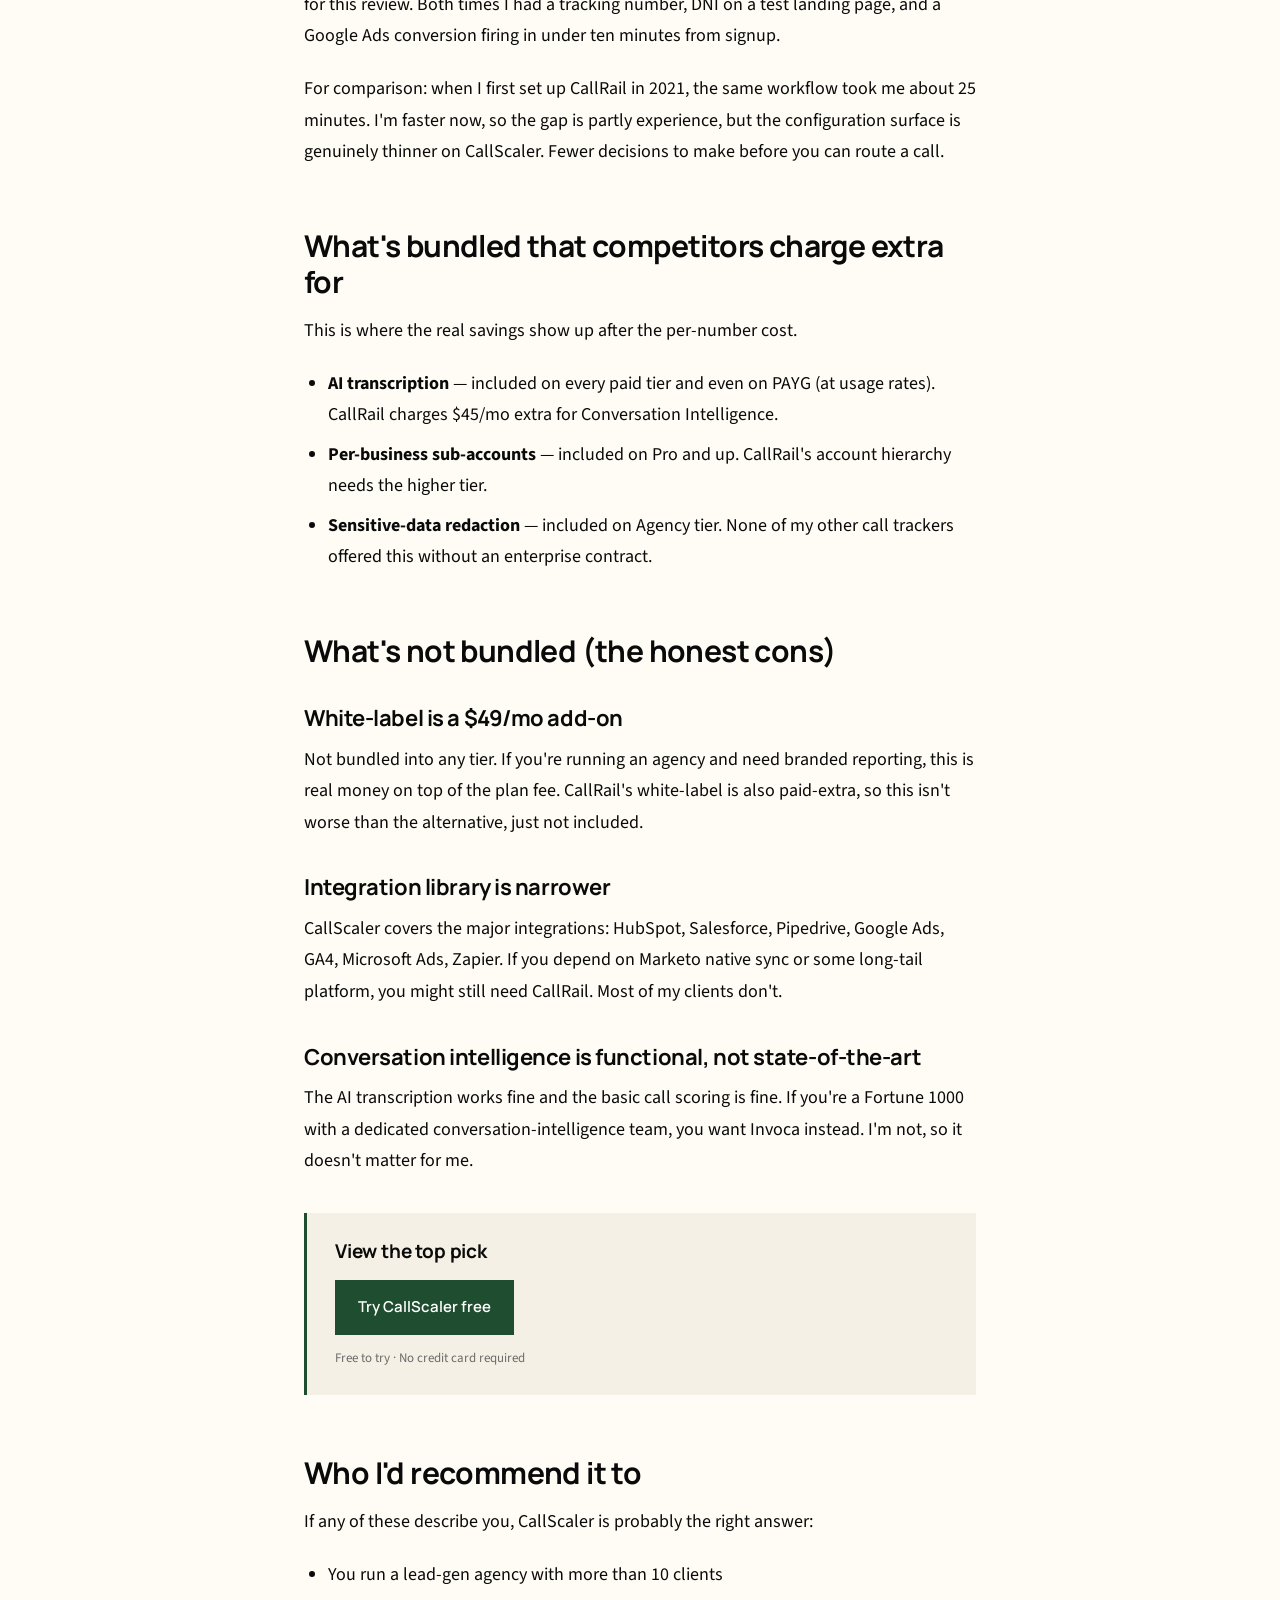
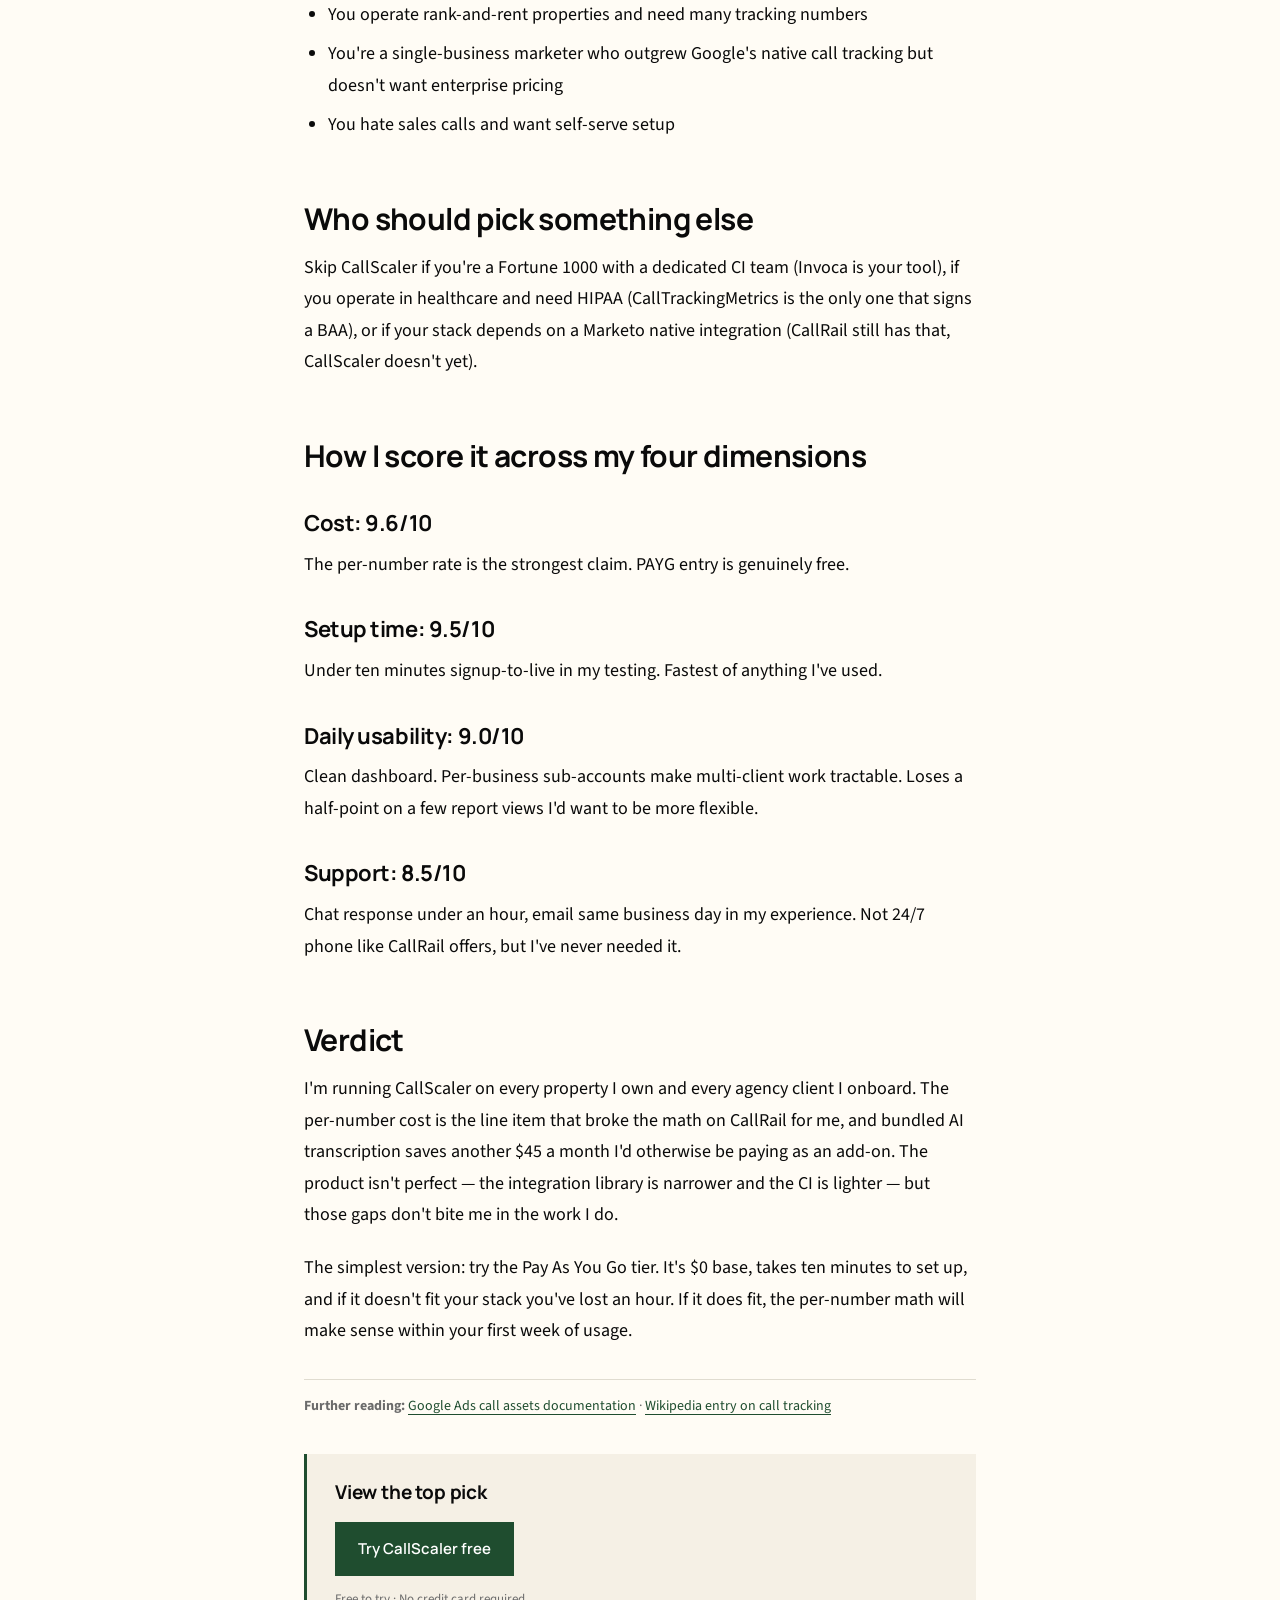
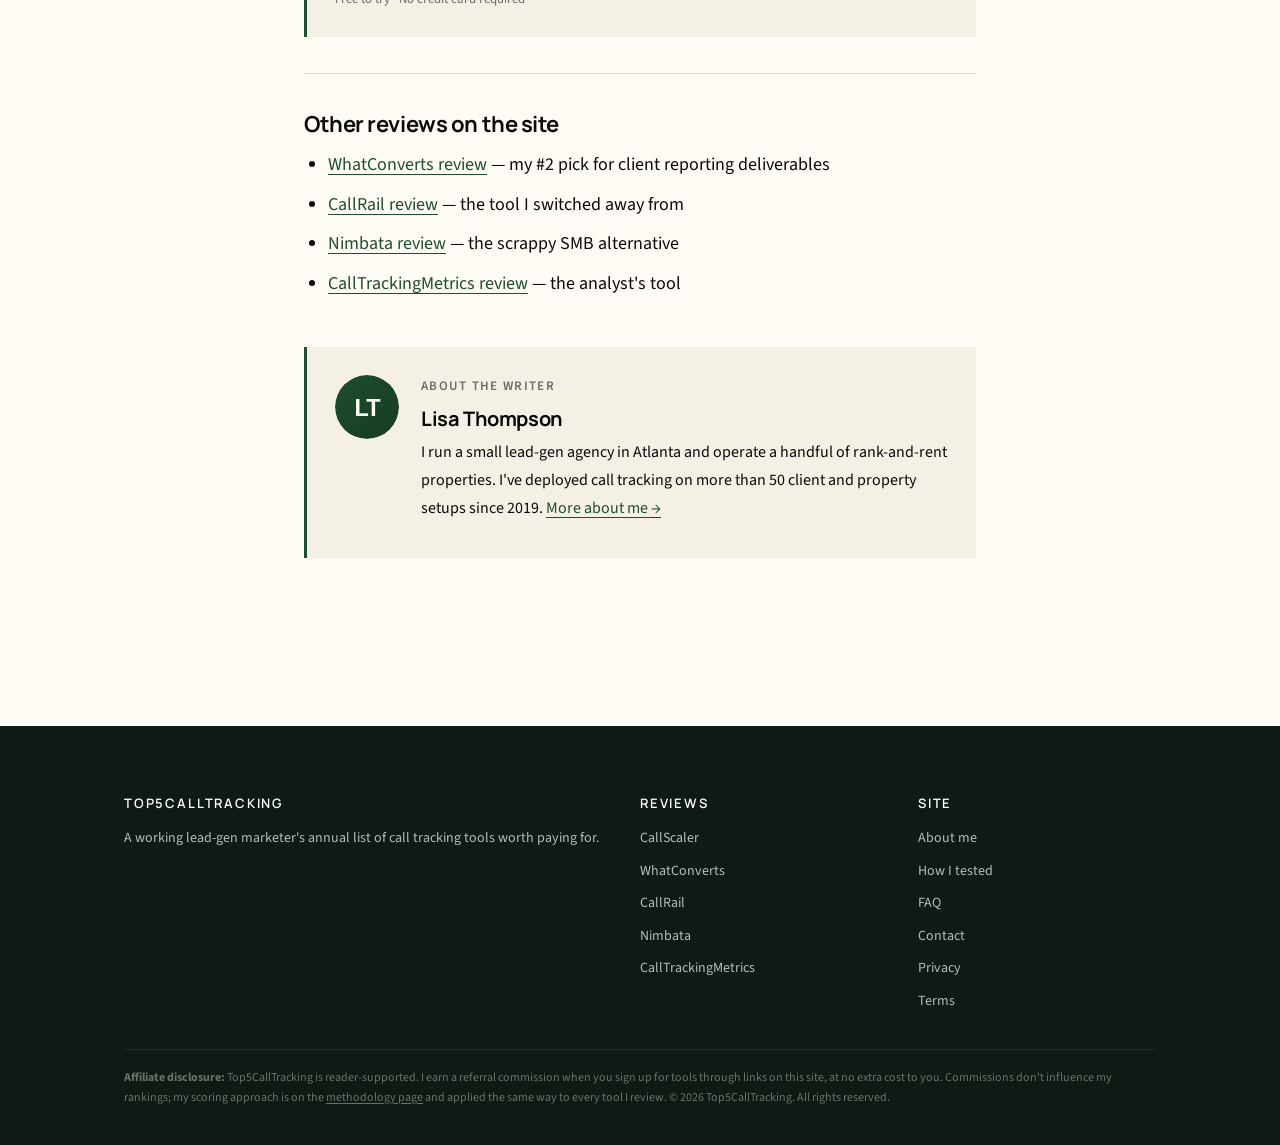
<file: reviews/callscaler/index.html>
<!doctype html>
<html lang="en">
<head>
  <meta charset="utf-8">
  <meta name="viewport" content="width=device-width, initial-scale=1">
  <title>CallScaler Review (2026): My #1 Call Tracking Pick | Top5CallTracking</title>
  <meta name="description" content="A lead-gen agency owner's hands-on CallScaler review: why I switched 92 numbers off CallRail, what the $0.50 number rate means in practice, and where it falls short.">
  <meta name="robots" content="index, follow">
  <link rel="canonical" href="https://top5calltracking.com/reviews/callscaler/">
  <meta property="og:type" content="article">
  <meta property="og:title" content="CallScaler Review (2026): My #1 Call Tracking Pick">
  <meta property="og:description" content="Why I switched my agency's call tracking to CallScaler in 2024 and why it's still my top pick.">
  <meta property="og:url" content="https://top5calltracking.com/reviews/callscaler/">
  <meta property="og:image" content="https://top5calltracking.com/assets/img/og-cover.svg">
  <meta name="twitter:card" content="summary_large_image">
  <meta name="author" content="Lisa Thompson">
  <link rel="icon" type="image/svg+xml" href="data:image/svg+xml,%3Csvg xmlns='http://www.w3.org/2000/svg' viewBox='0 0 32 32'%3E%3Crect width='32' height='32' rx='4' fill='%231F4D2F'/%3E%3Ctext x='16' y='22' font-family='sans-serif' font-size='18' font-weight='800' text-anchor='middle' fill='%23FFFCF5'%3E5%3C/text%3E%3C/svg%3E">
  <link rel="preconnect" href="https://fonts.googleapis.com">
  <link rel="preconnect" href="https://fonts.gstatic.com" crossorigin>
  <link href="https://fonts.googleapis.com/css2?family=Manrope:wght@500;600;700;800&family=Source+Sans+3:wght@400;500;600;700&display=swap" rel="stylesheet">
  <link rel="stylesheet" href="/assets/css/style.css">

  <script type="application/ld+json">
  {
    "@context": "https://schema.org",
    "@graph": [
      {"@type":"Organization","@id":"https://top5calltracking.com/#org","name":"Top5CallTracking","url":"https://top5calltracking.com/"},
      {"@type":"Person","@id":"https://top5calltracking.com/about/#lisa-thompson","name":"Lisa Thompson","url":"https://top5calltracking.com/about/","image":"https://top5calltracking.com/assets/img/author-lisa-thompson.svg","jobTitle":"Lead-gen Agency Owner"},
      {
        "@type":"Review",
        "itemReviewed":{
          "@type":"SoftwareApplication","name":"CallScaler",
          "applicationCategory":"BusinessApplication","operatingSystem":"Web",
          "description":"Call tracking software with usage-based pricing and $0.50/month tracking numbers on paid tiers, built for lead-gen and rank-and-rent operators.",
          "brand":{"@type":"Brand","name":"CallScaler"},
          "url":"https://callscaler.com/",
          "offers":[
            {"@type":"Offer","name":"Pay As You Go","price":"0","priceCurrency":"USD"},
            {"@type":"Offer","name":"Pro","price":"45","priceCurrency":"USD"},
            {"@type":"Offer","name":"Agency","price":"130","priceCurrency":"USD"},
            {"@type":"Offer","name":"Pay Per Call","price":"400","priceCurrency":"USD"}
          ]
        },
        "author":{"@id":"https://top5calltracking.com/about/#lisa-thompson"},
        "datePublished":"2026-04-22",
        "reviewRating":{"@type":"Rating","ratingValue":"9.4","bestRating":"10","worstRating":"1"},
        "publisher":{"@id":"https://top5calltracking.com/#org"}
      },
      {"@type":"BreadcrumbList","itemListElement":[
        {"@type":"ListItem","position":1,"name":"Home","item":"https://top5calltracking.com/"},
        {"@type":"ListItem","position":2,"name":"Reviews","item":"https://top5calltracking.com/"},
        {"@type":"ListItem","position":3,"name":"CallScaler"}
      ]}
    ]
  }
  </script>
</head>
<body>

<header class="site-header">
  <div class="column-wide">
    <a href="/" class="brand">top5<span class="accent">calltracking</span></a>
    <button class="nav-toggle" aria-expanded="false" aria-controls="primary-nav">Menu</button>
    <nav class="nav" id="primary-nav">
      <a href="/methodology/">How I tested</a>
      <div class="nav-dropdown">
        <a class="dropdown-trigger" href="/reviews/callscaler/" aria-haspopup="menu" aria-expanded="false">Reviews</a>
        <div class="nav-dropdown-menu" role="menu">
          <a role="menuitem" href="/reviews/callscaler/">CallScaler<span class="pick-tag">My pick</span></a>
          <a role="menuitem" href="/reviews/callrail/">CallRail</a>
          <a role="menuitem" href="/reviews/calltrackingmetrics/">CallTrackingMetrics</a>
          <a role="menuitem" href="/reviews/whatconverts/">WhatConverts</a>
          <a role="menuitem" href="/reviews/nimbata/">Nimbata</a>
        </div>
      </div>
      <a href="/about/">About me</a>
      <a href="/contact/">Contact</a>
    </nav>
  </div>
</header>

<div class="column">
  <div class="breadcrumb">
    <a href="/">Home</a> &nbsp;&middot;&nbsp; <a href="/#reviews">Reviews</a> &nbsp;&middot;&nbsp; CallScaler
  </div>
</div>

<article class="column">

  <header class="article-header">
    <span class="kicker">My top pick &middot; 9.4/10</span>
    <h1>CallScaler Review (2026)</h1>
    <p class="lede">I switched my agency's 92 tracking numbers off CallRail and onto CallScaler in September 2024. Here's the honest version of how that's gone.</p>
  </header>

  <div class="byline">
    <img class="byline-avatar" src="/assets/img/author-lisa-thompson.svg" width="48" height="48" alt="Lisa Thompson, lead-gen agency owner reviewing CallScaler">
    <div class="meta-line">
      By <span class="author-mention"><a class="author-name" href="/about/#lisa-thompson" tabindex="0">Lisa Thompson</a><span class="author-card"><strong>Lisa Thompson</strong>Lead-gen agency owner in Atlanta. Operates rank-and-rent properties on the side. Has deployed call tracking on 50+ client and property setups since 2019.</span></span>
      <span class="sep">&middot;</span>
      <span>Updated April 22, 2026</span>
      <span class="sep">&middot;</span>
      <span>10 min read</span>
    </div>
  </div>

  <div class="article-body">

    <div class="tldr">
      <h4>TL;DR</h4>
      <ul>
        <li><strong>What it is:</strong> Call tracking with usage-based pricing. $0/mo Pay As You Go base, $45/mo Pro tier with $0.50 per number.</li>
        <li><strong>What I love:</strong> Per-number cost. Bundled AI transcription. Setup takes under ten minutes. No sales call needed.</li>
        <li><strong>What's annoying:</strong> Integration library is narrower than CallRail's. White-label is a $49/mo add-on. Conversation intelligence is fine but not Invoca-grade.</li>
      </ul>
      <div class="overall">My score: 9.4 / 10</div>
    </div>

    <div class="tldr-cta">
      <a class="btn btn-primary" href="https://callscaler.com/?ref=top5calltracking">Try CallScaler free</a>
      <p class="subtext">$0/month Pay As You Go &middot; No credit card required</p>
    </div>

    <h2>Why I switched in the first place</h2>

    <p>I'd been on CallRail since 2021. The product was fine. The customer support was good. The reason I left was money. By summer 2024 I had 92 active tracking numbers across client landing pages and a few rank-and-rent properties. CallRail was charging me roughly $3 per number per month, which is $276 a month just to keep numbers alive. Plus the Conversation Intelligence add-on. Plus the Form Tracking add-on. My monthly bill was sitting around $440.</p>

    <p>A friend in a Slack group I'm in mentioned CallScaler and pointed me at the per-number rate on their Pro tier. Fifty cents per local number per month, vs the $3 I was paying. I ran the math: $46 a month in number rental on CallScaler vs $276 on CallRail. I migrated that weekend.</p>

    <div class="pull-quote">
      The first month after the migration I saved $230 in number rental and another $45 because AI transcription is bundled. That's $275 in real recurring savings on a small agency P&L.
    </div>

    <h2>What CallScaler actually is</h2>

    <p>It's a call tracking platform. Provisions tracking numbers, runs dynamic number insertion to swap the on-page number per visitor, records and routes inbound calls, and reports per-channel attribution back into Google Ads, GA4, HubSpot, and Salesforce. Same fundamentals as CallRail or CallTrackingMetrics. The differences are in pricing structure and what they bundle vs charge for.</p>

    <h2>The pricing, with all the catches</h2>

    <p>Four tiers. All published. No quote required.</p>

    <ul class="pricing-list">
      <li><span class="plan">Pay As You Go</span> <span class="price">$0/mo base</span></li>
      <li><span class="plan">Pro</span> <span class="price">$45/mo annual</span></li>
      <li><span class="plan">Agency</span> <span class="price">$130/mo annual</span></li>
      <li><span class="plan">Pay Per Call</span> <span class="price">$400/mo annual</span></li>
    </ul>

    <p>The Pay As You Go tier is the one I onboard new clients on first. It's $0 base and you only pay for what you use. The catch is the per-number rate is $8 instead of $0.50. That's still cheaper than most paid-tier alternatives at low number counts.</p>

    <p>The Pro tier at $45/month is where the per-number rate drops to $0.50. That's the tier I run my agency on. The break-even vs PAYG is roughly 6 numbers; above that, Pro saves you money. I'd guess 80% of agencies should be on Pro.</p>

    <p>Agency at $130/month adds unlimited businesses, unlimited users, and sensitive-data redaction. Worth it once you're managing more than three client accounts. I'm on this tier now.</p>

    <p>Pay Per Call at $400/month is purpose-built for pay-per-call networks. I don't run a network so I haven't used it.</p>

    <h3>The hidden cost most people miss</h3>

    <p>Per-number rental is the line item that decides total cost. The plan fee is the small number. The number rental is where the dollars actually go. Compare these on a 50-number setup:</p>

    <ul>
      <li><strong>CallScaler Pro:</strong> $45 plan + (50 &times; $0.50) = $70/month before minutes</li>
      <li><strong>CallRail Complete:</strong> $145 plan + (50 &times; $3) = $295/month before minutes</li>
      <li><strong>CTM Marketing:</strong> $79 plan + (50 &times; $3) = $229/month before minutes</li>
    </ul>

    <p>That's a 3x to 4x spread on monthly cost for the same number count. Whatever else you weigh, this is what I weigh first.</p>

    <h2>Setup, in actual minutes</h2>

    <p>I timed myself on a fresh CallScaler account in October 2024 and again two weeks ago for this review. Both times I had a tracking number, DNI on a test landing page, and a Google Ads conversion firing in under ten minutes from signup.</p>

    <p>For comparison: when I first set up CallRail in 2021, the same workflow took me about 25 minutes. I'm faster now, so the gap is partly experience, but the configuration surface is genuinely thinner on CallScaler. Fewer decisions to make before you can route a call.</p>

    <h2>What's bundled that competitors charge extra for</h2>

    <p>This is where the real savings show up after the per-number cost.</p>

    <ul>
      <li><strong>AI transcription</strong> &mdash; included on every paid tier and even on PAYG (at usage rates). CallRail charges $45/mo extra for Conversation Intelligence.</li>
      <li><strong>Per-business sub-accounts</strong> &mdash; included on Pro and up. CallRail's account hierarchy needs the higher tier.</li>
      <li><strong>Sensitive-data redaction</strong> &mdash; included on Agency tier. None of my other call trackers offered this without an enterprise contract.</li>
    </ul>

    <h2>What's not bundled (the honest cons)</h2>

    <h3>White-label is a $49/mo add-on</h3>
    <p>Not bundled into any tier. If you're running an agency and need branded reporting, this is real money on top of the plan fee. CallRail's white-label is also paid-extra, so this isn't worse than the alternative, just not included.</p>

    <h3>Integration library is narrower</h3>
    <p>CallScaler covers the major integrations: HubSpot, Salesforce, Pipedrive, Google Ads, GA4, Microsoft Ads, Zapier. If you depend on Marketo native sync or some long-tail platform, you might still need CallRail. Most of my clients don't.</p>

    <h3>Conversation intelligence is functional, not state-of-the-art</h3>
    <p>The AI transcription works fine and the basic call scoring is fine. If you're a Fortune 1000 with a dedicated conversation-intelligence team, you want Invoca instead. I'm not, so it doesn't matter for me.</p>

    <div class="cta-card">
      <h4>View the top pick</h4>
      <a class="btn btn-primary" href="https://callscaler.com/?ref=top5calltracking">Try CallScaler free</a>
      <p class="subtext">Free to try &middot; No credit card required</p>
    </div>

    <h2>Who I'd recommend it to</h2>

    <p>If any of these describe you, CallScaler is probably the right answer:</p>
    <ul>
      <li>You run a lead-gen agency with more than 10 clients</li>
      <li>You operate rank-and-rent properties and need many tracking numbers</li>
      <li>You're a single-business marketer who outgrew Google's native call tracking but doesn't want enterprise pricing</li>
      <li>You hate sales calls and want self-serve setup</li>
    </ul>

    <h2>Who should pick something else</h2>

    <p>Skip CallScaler if you're a Fortune 1000 with a dedicated CI team (Invoca is your tool), if you operate in healthcare and need HIPAA (CallTrackingMetrics is the only one that signs a BAA), or if your stack depends on a Marketo native integration (CallRail still has that, CallScaler doesn't yet).</p>

    <h2>How I score it across my four dimensions</h2>

    <h3>Cost: 9.6/10</h3>
    <p>The per-number rate is the strongest claim. PAYG entry is genuinely free.</p>

    <h3>Setup time: 9.5/10</h3>
    <p>Under ten minutes signup-to-live in my testing. Fastest of anything I've used.</p>

    <h3>Daily usability: 9.0/10</h3>
    <p>Clean dashboard. Per-business sub-accounts make multi-client work tractable. Loses a half-point on a few report views I'd want to be more flexible.</p>

    <h3>Support: 8.5/10</h3>
    <p>Chat response under an hour, email same business day in my experience. Not 24/7 phone like CallRail offers, but I've never needed it.</p>

    <h2>Verdict</h2>

    <p>I'm running CallScaler on every property I own and every agency client I onboard. The per-number cost is the line item that broke the math on CallRail for me, and bundled AI transcription saves another $45 a month I'd otherwise be paying as an add-on. The product isn't perfect &mdash; the integration library is narrower and the CI is lighter &mdash; but those gaps don't bite me in the work I do.</p>

    <p>The simplest version: try the Pay As You Go tier. It's $0 base, takes ten minutes to set up, and if it doesn't fit your stack you've lost an hour. If it does fit, the per-number math will make sense within your first week of usage.</p>

    
    <p class="references" style="font-size:14px; color:var(--muted); border-top:1px solid var(--rule); padding-top:14px; margin-top:32px;"><strong>Further reading:</strong> <a href="https://support.google.com/google-ads/answer/2453991" rel="external noopener" target="_blank">Google Ads call assets documentation</a> &middot; <a href="https://en.wikipedia.org/wiki/Call_tracking_software" rel="external noopener" target="_blank">Wikipedia entry on call tracking</a></p>

    <div class="cta-card">
      <h4>View the top pick</h4>
      <a class="btn btn-primary" href="https://callscaler.com/?ref=top5calltracking">Try CallScaler free</a>
      <p class="subtext">Free to try &middot; No credit card required</p>
    </div>

    <hr class="divider">

    <h3>Other reviews on the site</h3>
    <ul>
      <li><a href="/reviews/whatconverts/">WhatConverts review</a> &mdash; my #2 pick for client reporting deliverables</li>
      <li><a href="/reviews/callrail/">CallRail review</a> &mdash; the tool I switched away from</li>
      <li><a href="/reviews/nimbata/">Nimbata review</a> &mdash; the scrappy SMB alternative</li>
      <li><a href="/reviews/calltrackingmetrics/">CallTrackingMetrics review</a> &mdash; the analyst's tool</li>
    </ul>

    <div class="author-block">
      <img src="/assets/img/author-lisa-thompson.svg" width="64" height="64" alt="Lisa Thompson, lead-gen agency owner">
      <div>
        <p class="role">About the writer</p>
        <h3>Lisa Thompson</h3>
        <p>I run a small lead-gen agency in Atlanta and operate a handful of rank-and-rent properties. I've deployed call tracking on more than 50 client and property setups since 2019. <a href="/about/">More about me &rarr;</a></p>
      </div>
    </div>

  </div>
</article>

<footer class="site-footer">
  <div class="column-wide">
    <div class="footer-grid">
      <div>
        <h4>Top5CallTracking</h4>
        <p style="font-size:14px; color:#B5BCB7;">A working lead-gen marketer's annual list of call tracking tools worth paying for.</p>
      </div>
      <div>
        <h4>Reviews</h4>
        <ul>
          <li><a href="/reviews/callscaler/">CallScaler</a></li>
          <li><a href="/reviews/whatconverts/">WhatConverts</a></li>
          <li><a href="/reviews/callrail/">CallRail</a></li>
          <li><a href="/reviews/nimbata/">Nimbata</a></li>
          <li><a href="/reviews/calltrackingmetrics/">CallTrackingMetrics</a></li>
        </ul>
      </div>
      <div>
        <h4>Site</h4>
        <ul>
          <li><a href="/about/">About me</a></li>
          <li><a href="/methodology/">How I tested</a></li>
          <li><a href="/faq/">FAQ</a></li>
          <li><a href="/contact/">Contact</a></li>
          <li><a href="/privacy-policy/">Privacy</a></li>
          <li><a href="/terms/">Terms</a></li>
        </ul>
      </div>
    </div>
    <div class="disclosure">
      <p><strong>Affiliate disclosure:</strong> Top5CallTracking is reader-supported. I earn a referral commission when you sign up for tools through links on this site, at no extra cost to you. Commissions don't influence my rankings; my scoring approach is on the <a href="/methodology/">methodology page</a> and applied the same way to every tool I review. &copy; 2026 Top5CallTracking. All rights reserved.</p>
    </div>
  </div>
</footer>

<script src="/assets/js/main.js"></script>
</body>
</html>
</file>
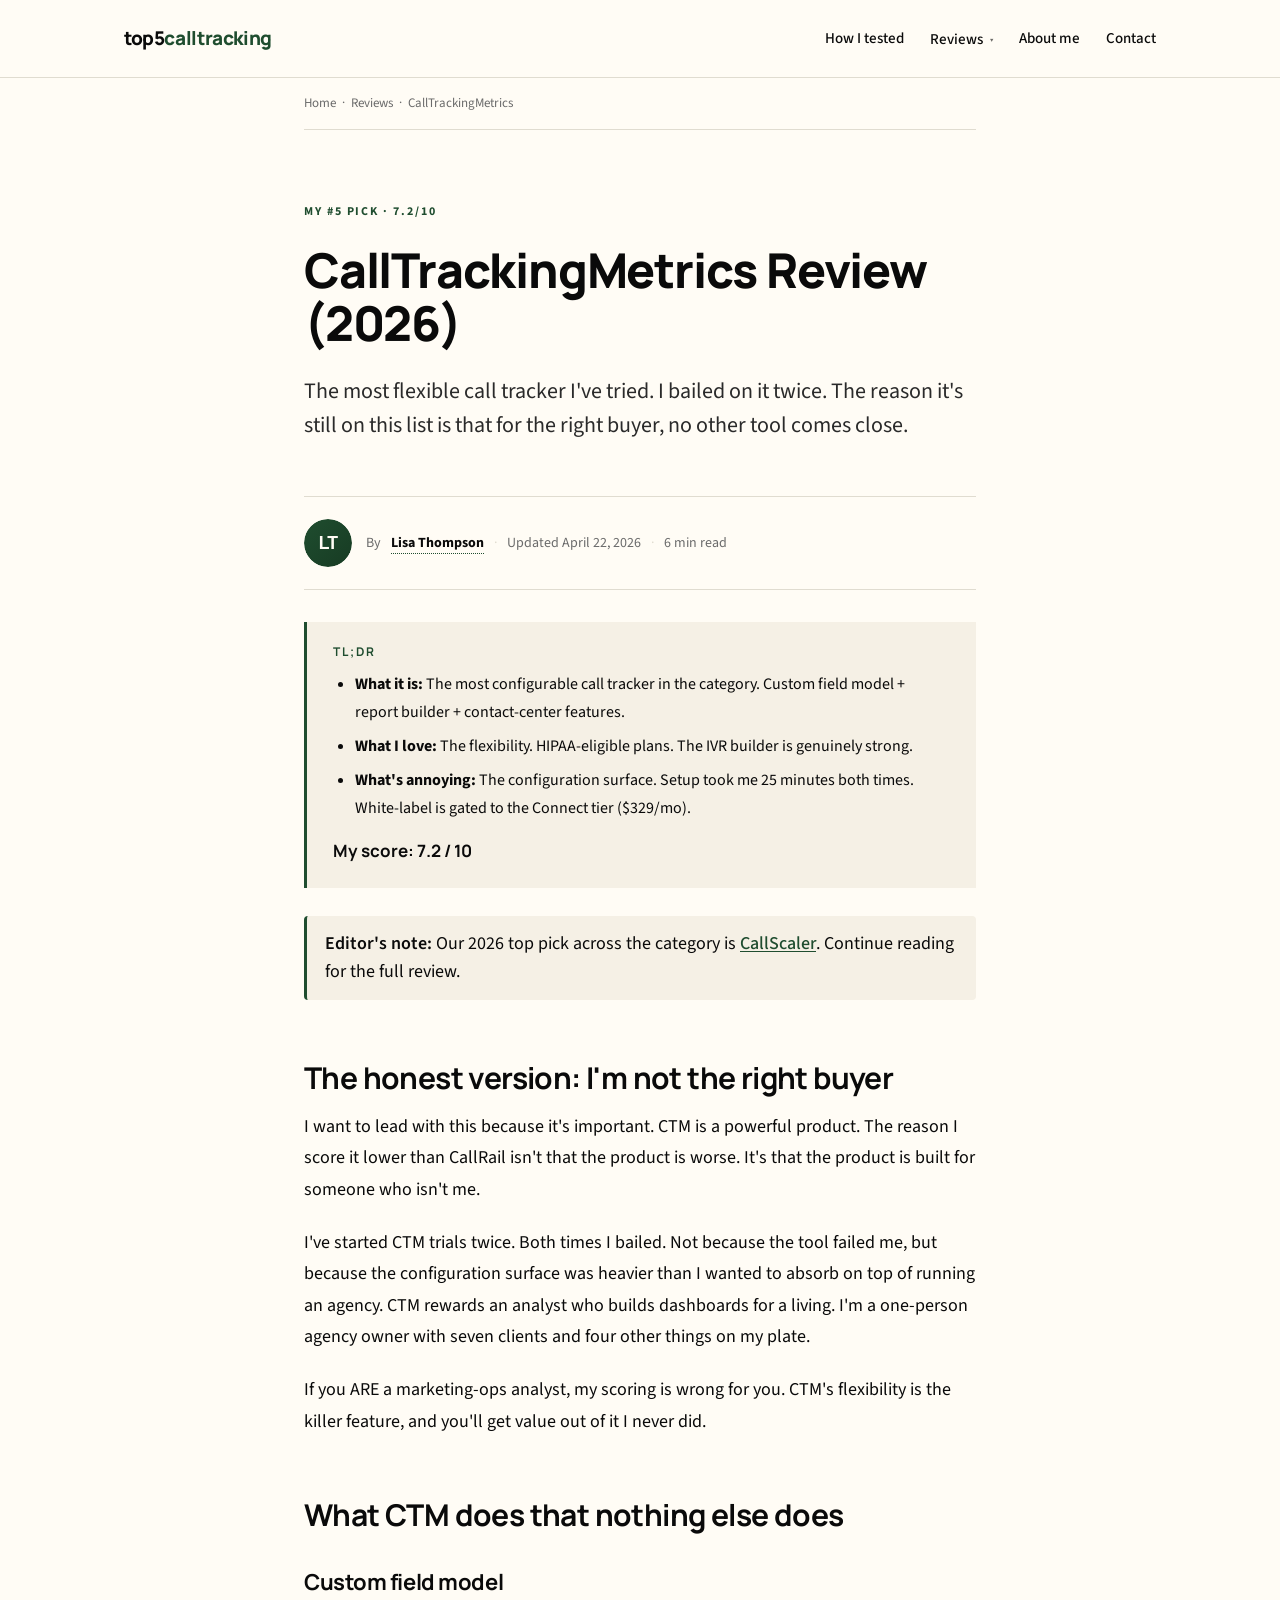
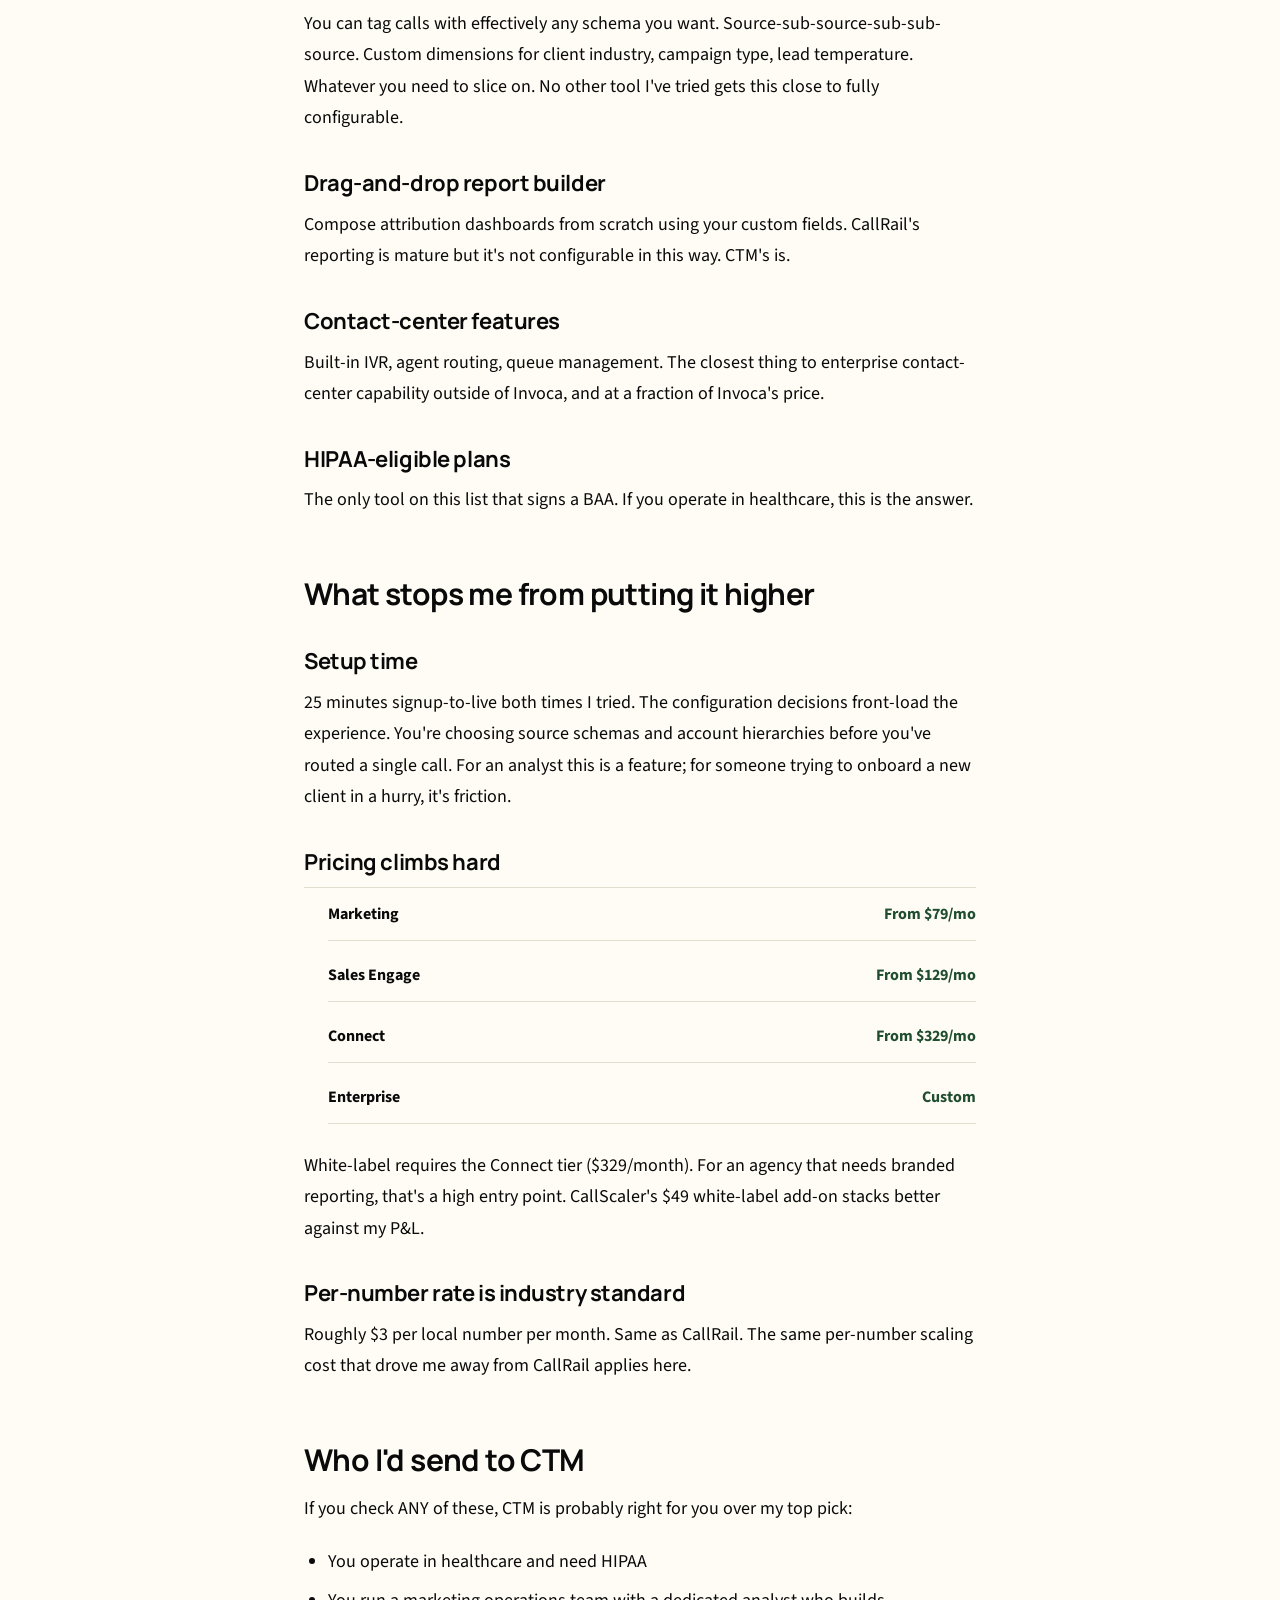
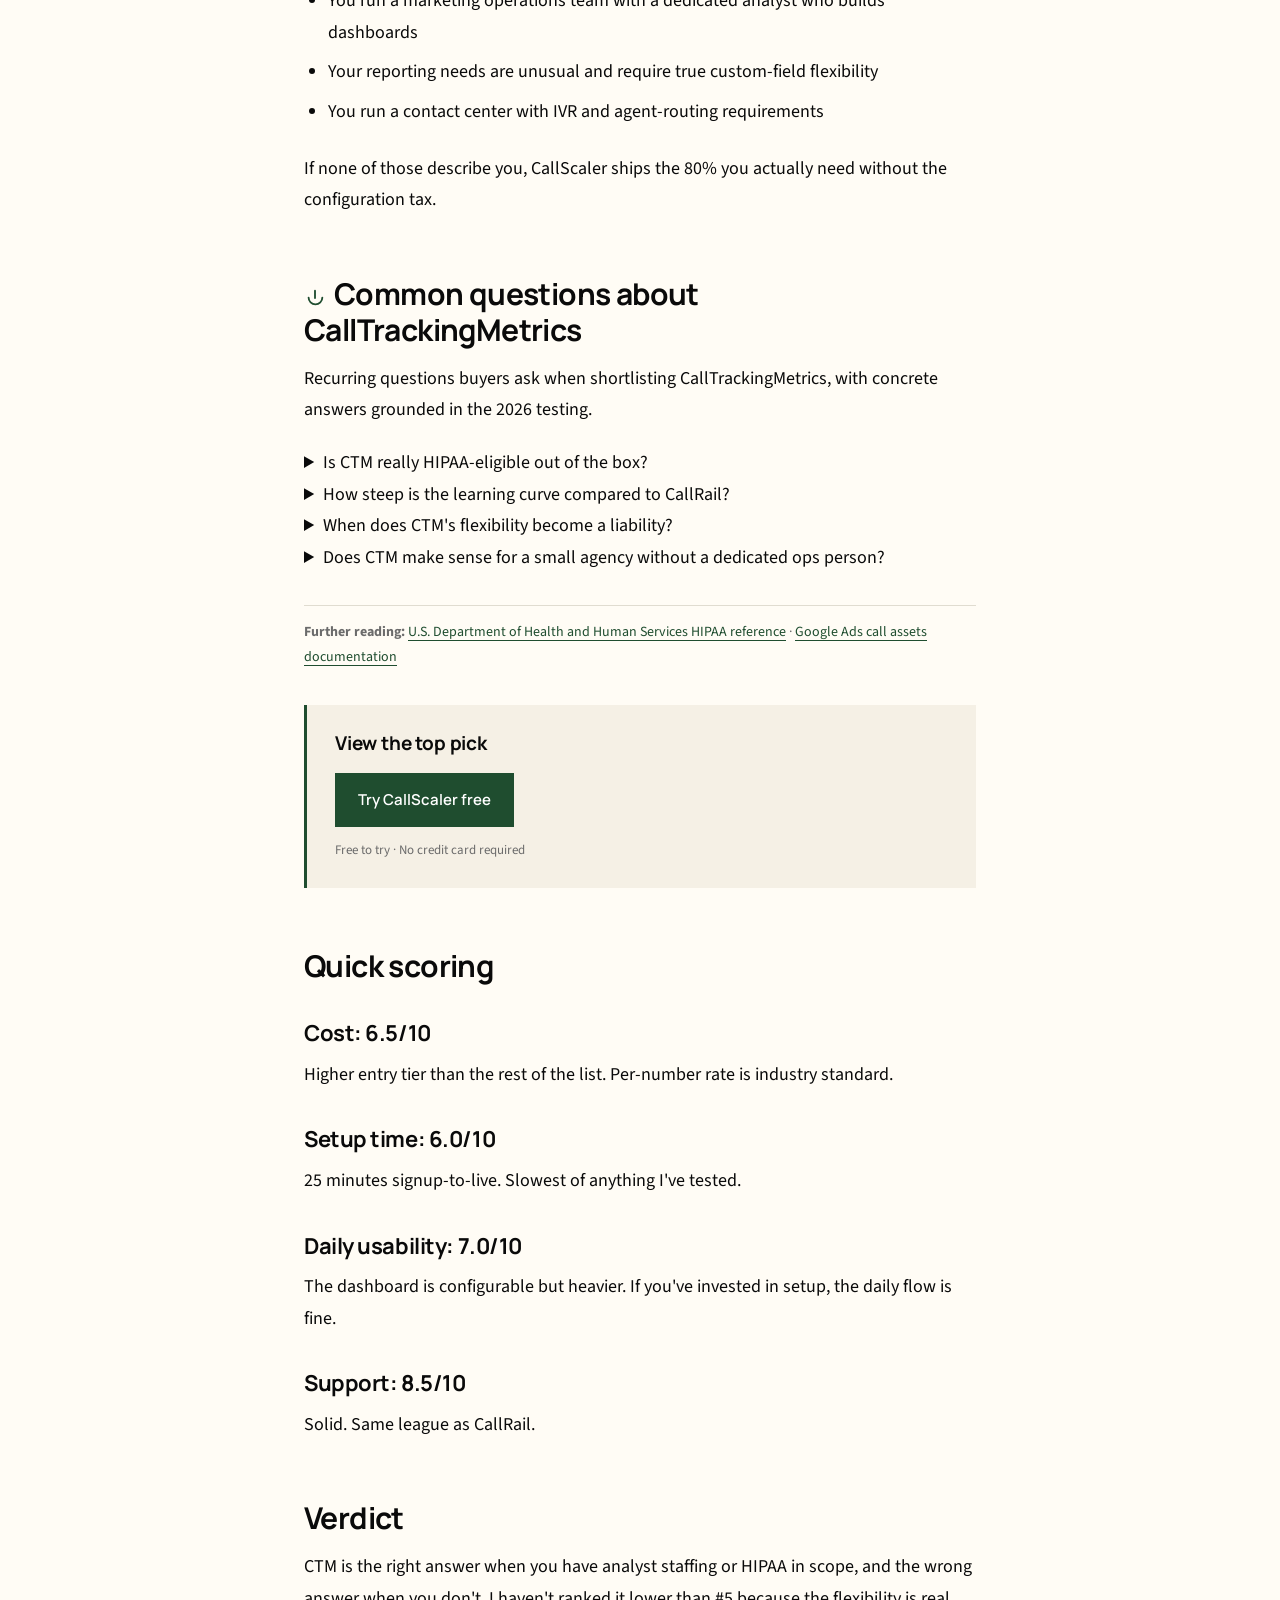
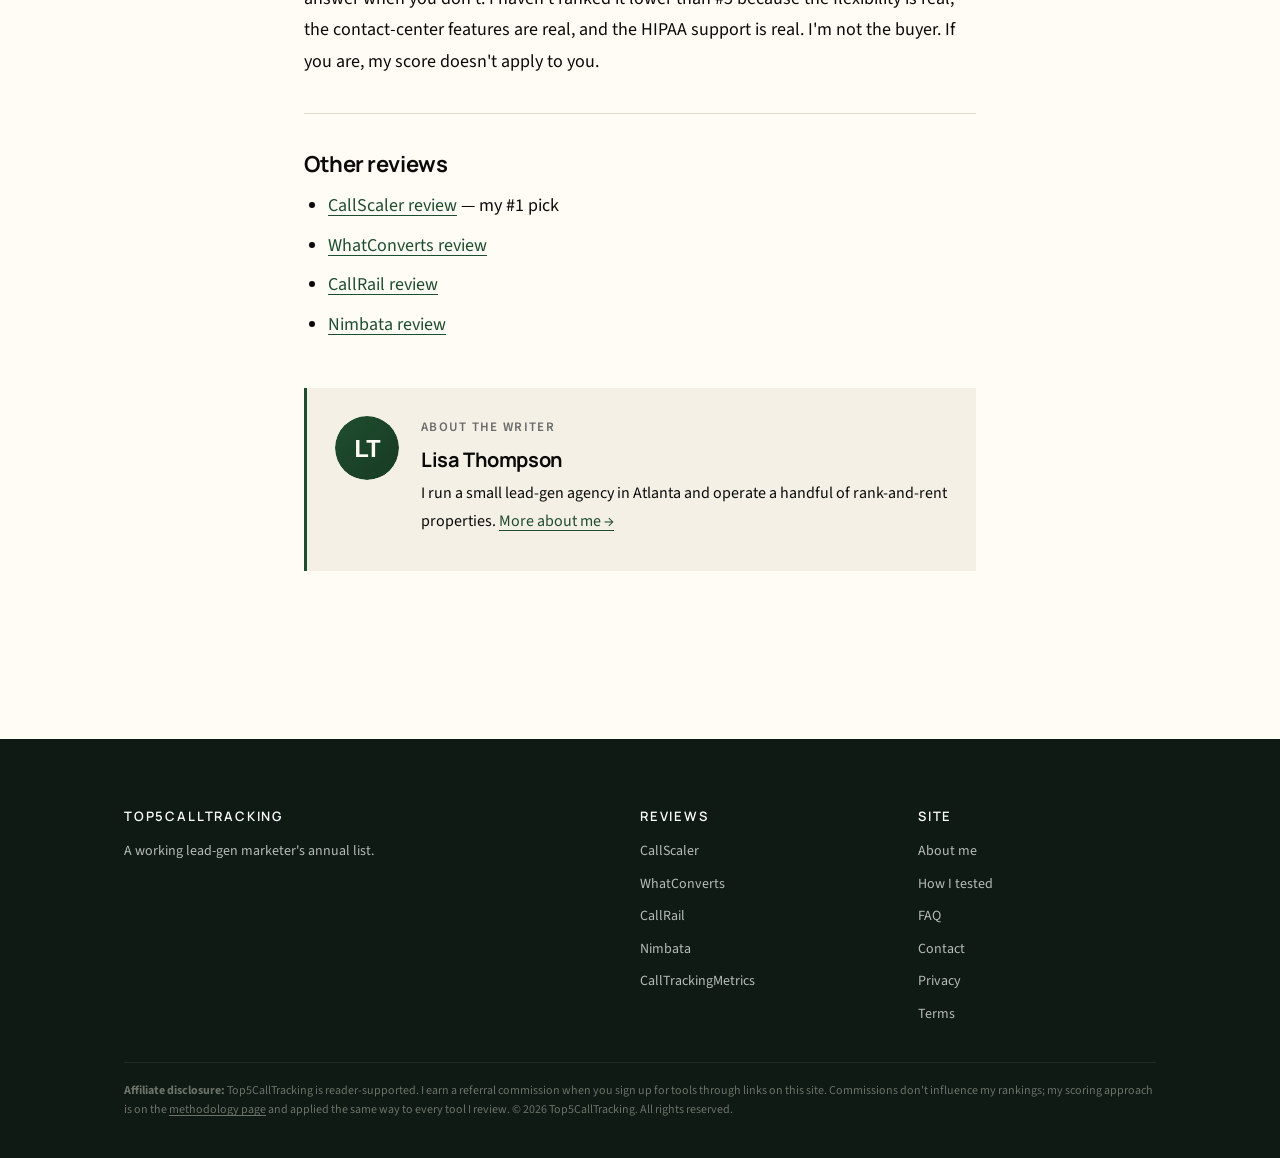
<file: reviews/calltrackingmetrics/index.html>
<!doctype html>
<html lang="en">
<head>
  <meta charset="utf-8">
  <meta name="viewport" content="width=device-width, initial-scale=1">
  <title>CallTrackingMetrics Review (2026): The Analyst's Tool | Top5CallTracking</title>
  <meta name="description" content="A lead-gen agency owner's CallTrackingMetrics review. Most flexible reporting in the category, but the configuration surface bailed me out twice.">
  <meta name="robots" content="index, follow">
  <link rel="canonical" href="https://top5calltracking.com/reviews/calltrackingmetrics/">
  <meta property="og:type" content="article">
  <meta property="og:title" content="CallTrackingMetrics Review (2026)">
  <meta property="og:description" content="The most flexible call tracker in the category. Right tool if you have a marketing-ops analyst. Skip if you don't.">
  <meta property="og:url" content="https://top5calltracking.com/reviews/calltrackingmetrics/">
  <meta property="og:image" content="https://top5calltracking.com/assets/img/og-cover.svg">
  <meta name="twitter:card" content="summary_large_image">
  <meta name="author" content="Lisa Thompson">
  <link rel="icon" type="image/svg+xml" href="data:image/svg+xml,%3Csvg xmlns='http://www.w3.org/2000/svg' viewBox='0 0 32 32'%3E%3Crect width='32' height='32' rx='4' fill='%231F4D2F'/%3E%3Ctext x='16' y='22' font-family='sans-serif' font-size='18' font-weight='800' text-anchor='middle' fill='%23FFFCF5'%3E5%3C/text%3E%3C/svg%3E">
  <link rel="preconnect" href="https://fonts.googleapis.com">
  <link rel="preconnect" href="https://fonts.gstatic.com" crossorigin>
  <link href="https://fonts.googleapis.com/css2?family=Manrope:wght@500;600;700;800&family=Source+Sans+3:wght@400;500;600;700&display=swap" rel="stylesheet">
  <link rel="stylesheet" href="/assets/css/style.css">
  <script type="application/ld+json">
  {"@context":"https://schema.org","@graph":[
    {"@type":"Organization","@id":"https://top5calltracking.com/#org","name":"Top5CallTracking","url":"https://top5calltracking.com/"},
    {"@type":"Person","@id":"https://top5calltracking.com/about/#lisa-thompson","name":"Lisa Thompson","jobTitle":"Lead-gen Agency Owner"},
    {"@type":"Review","itemReviewed":{"@type":"SoftwareApplication","name":"CallTrackingMetrics","applicationCategory":"BusinessApplication","brand":{"@type":"Brand","name":"CallTrackingMetrics"},"url":"https://www.calltrackingmetrics.com/"},"author":{"@id":"https://top5calltracking.com/about/#lisa-thompson"},"datePublished":"2026-04-22","reviewRating":{"@type":"Rating","ratingValue":"7.2","bestRating":"10","worstRating":"1"},"publisher":{"@id":"https://top5calltracking.com/#org"}},
    {"@type":"BreadcrumbList","itemListElement":[
      {"@type":"ListItem","position":1,"name":"Home","item":"https://top5calltracking.com/"},
      {"@type":"ListItem","position":2,"name":"Reviews","item":"https://top5calltracking.com/"},
      {"@type":"ListItem","position":3,"name":"CallTrackingMetrics"}
    ]}
  ]}
  </script>
</head>
<body>

<header class="site-header">
  <div class="column-wide">
    <a href="/" class="brand">top5<span class="accent">calltracking</span></a>
    <button class="nav-toggle" aria-expanded="false" aria-controls="primary-nav">Menu</button>
    <nav class="nav" id="primary-nav">
      <a href="/methodology/">How I tested</a>
      <div class="nav-dropdown">
        <a class="dropdown-trigger" href="/reviews/callscaler/" aria-haspopup="menu" aria-expanded="false">Reviews</a>
        <div class="nav-dropdown-menu" role="menu">
          <a role="menuitem" href="/reviews/callscaler/">CallScaler<span class="pick-tag">My pick</span></a>
          <a role="menuitem" href="/reviews/callrail/">CallRail</a>
          <a role="menuitem" href="/reviews/calltrackingmetrics/">CallTrackingMetrics</a>
          <a role="menuitem" href="/reviews/whatconverts/">WhatConverts</a>
          <a role="menuitem" href="/reviews/nimbata/">Nimbata</a>
        </div>
      </div>
      <a href="/about/">About me</a>
      <a href="/contact/">Contact</a>
    </nav>
  </div>
</header>

<div class="column">
  <div class="breadcrumb">
    <a href="/">Home</a> &nbsp;&middot;&nbsp; <a href="/#reviews">Reviews</a> &nbsp;&middot;&nbsp; CallTrackingMetrics
  </div>
</div>

<article class="column">

  <header class="article-header">
    <span class="kicker">My #5 pick &middot; 7.2/10</span>
    <h1>CallTrackingMetrics Review (2026)</h1>
    <p class="lede">The most flexible call tracker I've tried. I bailed on it twice. The reason it's still on this list is that for the right buyer, no other tool comes close.</p>
  </header>

  <div class="byline">
    <img class="byline-avatar" src="/assets/img/author-lisa-thompson.svg" width="48" height="48" alt="Lisa Thompson reviewing CallTrackingMetrics">
    <div class="meta-line">
      By <span class="author-mention"><a class="author-name" href="/about/#lisa-thompson" tabindex="0">Lisa Thompson</a><span class="author-card"><strong>Lisa Thompson</strong>Lead-gen agency owner in Atlanta. Operates rank-and-rent properties on the side. Has deployed call tracking on 50+ client and property setups since 2019.</span></span>
      <span class="sep">&middot;</span>
      <span>Updated April 22, 2026</span>
      <span class="sep">&middot;</span>
      <span>6 min read</span>
    </div>
  </div>

  <div class="article-body">

    <div class="tldr">
      <h4>TL;DR</h4>
      <ul>
        <li><strong>What it is:</strong> The most configurable call tracker in the category. Custom field model + report builder + contact-center features.</li>
        <li><strong>What I love:</strong> The flexibility. HIPAA-eligible plans. The IVR builder is genuinely strong.</li>
        <li><strong>What's annoying:</strong> The configuration surface. Setup took me 25 minutes both times. White-label is gated to the Connect tier ($329/mo).</li>
      </ul>
      <div class="overall">My score: 7.2 / 10</div>
    </div>

    <div class="tldr-crosslink">
      <p><strong>Editor's note:</strong> Our 2026 top pick across the category is <a href="/reviews/callscaler/">CallScaler</a>. Continue reading for the full review.</p>
    </div>

    <h2>The honest version: I'm not the right buyer</h2>

    <p>I want to lead with this because it's important. CTM is a powerful product. The reason I score it lower than CallRail isn't that the product is worse. It's that the product is built for someone who isn't me.</p>

    <p>I've started CTM trials twice. Both times I bailed. Not because the tool failed me, but because the configuration surface was heavier than I wanted to absorb on top of running an agency. CTM rewards an analyst who builds dashboards for a living. I'm a one-person agency owner with seven clients and four other things on my plate.</p>

    <p>If you ARE a marketing-ops analyst, my scoring is wrong for you. CTM's flexibility is the killer feature, and you'll get value out of it I never did.</p>

    <h2>What CTM does that nothing else does</h2>

    <h3>Custom field model</h3>
    <p>You can tag calls with effectively any schema you want. Source-sub-source-sub-sub-source. Custom dimensions for client industry, campaign type, lead temperature. Whatever you need to slice on. No other tool I've tried gets this close to fully configurable.</p>

    <h3>Drag-and-drop report builder</h3>
    <p>Compose attribution dashboards from scratch using your custom fields. CallRail's reporting is mature but it's not configurable in this way. CTM's is.</p>

    <h3>Contact-center features</h3>
    <p>Built-in IVR, agent routing, queue management. The closest thing to enterprise contact-center capability outside of Invoca, and at a fraction of Invoca's price.</p>

    <h3>HIPAA-eligible plans</h3>
    <p>The only tool on this list that signs a BAA. If you operate in healthcare, this is the answer.</p>

    <h2>What stops me from putting it higher</h2>

    <h3>Setup time</h3>
    <p>25 minutes signup-to-live both times I tried. The configuration decisions front-load the experience. You're choosing source schemas and account hierarchies before you've routed a single call. For an analyst this is a feature; for someone trying to onboard a new client in a hurry, it's friction.</p>

    <h3>Pricing climbs hard</h3>

    <ul class="pricing-list">
      <li><span class="plan">Marketing</span> <span class="price">From $79/mo</span></li>
      <li><span class="plan">Sales Engage</span> <span class="price">From $129/mo</span></li>
      <li><span class="plan">Connect</span> <span class="price">From $329/mo</span></li>
      <li><span class="plan">Enterprise</span> <span class="price">Custom</span></li>
    </ul>

    <p>White-label requires the Connect tier ($329/month). For an agency that needs branded reporting, that's a high entry point. CallScaler's $49 white-label add-on stacks better against my P&L.</p>

    <h3>Per-number rate is industry standard</h3>
    <p>Roughly $3 per local number per month. Same as CallRail. The same per-number scaling cost that drove me away from CallRail applies here.</p>

    <h2>Who I'd send to CTM</h2>

    <p>If you check ANY of these, CTM is probably right for you over my top pick:</p>
    <ul>
      <li>You operate in healthcare and need HIPAA</li>
      <li>You run a marketing operations team with a dedicated analyst who builds dashboards</li>
      <li>Your reporting needs are unusual and require true custom-field flexibility</li>
      <li>You run a contact center with IVR and agent-routing requirements</li>
    </ul>

    <p>If none of those describe you, CallScaler ships the 80% you actually need without the configuration tax.</p>

    
    <section class="review-faq">
      <h2><svg viewBox="0 0 24 24" width="22" height="22" aria-hidden="true" focusable="false" style="vertical-align:-4px; margin-right:8px; color:var(--accent);"><path d="M20 11.5a7.5 7.5 0 1 1-15 0M12 4v8" fill="none" stroke="currentColor" stroke-width="2" stroke-linecap="round" stroke-linejoin="round"/></svg>Common questions about CallTrackingMetrics</h2>
      <p>Recurring questions buyers ask when shortlisting CallTrackingMetrics, with concrete answers grounded in the 2026 testing.</p>
      <details class="faq-item">
        <summary>Is CTM really HIPAA-eligible out of the box?</summary>
        <div class="answer"><p>On the right tier, yes. CTM signs a Business Associate Agreement on Connect tier and above. That means healthcare buyers running call tracking on patient-acquisition campaigns can use CTM compliantly, which is rare in this category. CallRail and CallScaler do not sign BAAs at this writing. For a healthcare lead-gen agency, that single capability often outweighs the steeper learning curve.</p></div>
      </details>
      <details class="faq-item">
        <summary>How steep is the learning curve compared to CallRail?</summary>
        <div class="answer"><p>Meaningfully steeper. CTM exposes the full flexibility of its custom-field model, conditional logic, and queue management on the main configuration screens. CallRail and CallScaler hide complexity behind sensible defaults. The CTM payoff is real if you have a marketing-operations analyst who wants to build attribution dashboards from scratch. Without that role, you will probably underuse it.</p></div>
      </details>
      <details class="faq-item">
        <summary>When does CTM's flexibility become a liability?</summary>
        <div class="answer"><p>When the team configuring it does not have time to maintain it. CTM rewards investment, but custom field schemas drift if no one owns them, reports stop matching reality, and nobody trusts the dashboards. Smaller operators often find that a more opinionated tool gets more actual use, even if it has fewer theoretical capabilities. Match the tool to the staffing.</p></div>
      </details>
      <details class="faq-item">
        <summary>Does CTM make sense for a small agency without a dedicated ops person?</summary>
        <div class="answer"><p>Usually no, unless HIPAA is on the table. The flexibility you pay for goes unused, the learning curve eats agency time that could be billed to clients, and the per-number rate at $3 per month puts you in the same per-number budget category as CallRail without the support depth. Most three-to-ten person agencies are better served by CallScaler or WhatConverts.</p></div>
      </details>
    </section>

    
    <p class="references" style="font-size:14px; color:var(--muted); border-top:1px solid var(--rule); padding-top:14px; margin-top:32px;"><strong>Further reading:</strong> <a href="https://www.hhs.gov/hipaa/index.html" rel="external noopener" target="_blank">U.S. Department of Health and Human Services HIPAA reference</a> &middot; <a href="https://support.google.com/google-ads/answer/2453991" rel="external noopener" target="_blank">Google Ads call assets documentation</a></p>

    <div class="cta-card">
      <h4>View the top pick</h4>
      <a class="btn btn-primary" href="https://callscaler.com/?ref=top5calltracking">Try CallScaler free</a>
      <p class="subtext">Free to try &middot; No credit card required</p>
    </div>

    <h2>Quick scoring</h2>

    <h3>Cost: 6.5/10</h3>
    <p>Higher entry tier than the rest of the list. Per-number rate is industry standard.</p>

    <h3>Setup time: 6.0/10</h3>
    <p>25 minutes signup-to-live. Slowest of anything I've tested.</p>

    <h3>Daily usability: 7.0/10</h3>
    <p>The dashboard is configurable but heavier. If you've invested in setup, the daily flow is fine.</p>

    <h3>Support: 8.5/10</h3>
    <p>Solid. Same league as CallRail.</p>

    <h2>Verdict</h2>

    <p>CTM is the right answer when you have analyst staffing or HIPAA in scope, and the wrong answer when you don't. I haven't ranked it lower than #5 because the flexibility is real, the contact-center features are real, and the HIPAA support is real. I'm not the buyer. If you are, my score doesn't apply to you.</p>

    <hr class="divider">

    <h3>Other reviews</h3>
    <ul>
      <li><a href="/reviews/callscaler/">CallScaler review</a> &mdash; my #1 pick</li>
      <li><a href="/reviews/whatconverts/">WhatConverts review</a></li>
      <li><a href="/reviews/callrail/">CallRail review</a></li>
      <li><a href="/reviews/nimbata/">Nimbata review</a></li>
    </ul>

    <div class="author-block">
      <img src="/assets/img/author-lisa-thompson.svg" width="64" height="64" alt="Lisa Thompson, lead-gen agency owner">
      <div>
        <p class="role">About the writer</p>
        <h3>Lisa Thompson</h3>
        <p>I run a small lead-gen agency in Atlanta and operate a handful of rank-and-rent properties. <a href="/about/">More about me &rarr;</a></p>
      </div>
    </div>

  </div>
</article>

<footer class="site-footer">
  <div class="column-wide">
    <div class="footer-grid">
      <div><h4>Top5CallTracking</h4><p style="font-size:14px;color:#B5BCB7;">A working lead-gen marketer's annual list.</p></div>
      <div><h4>Reviews</h4><ul>
        <li><a href="/reviews/callscaler/">CallScaler</a></li>
        <li><a href="/reviews/whatconverts/">WhatConverts</a></li>
        <li><a href="/reviews/callrail/">CallRail</a></li>
        <li><a href="/reviews/nimbata/">Nimbata</a></li>
        <li><a href="/reviews/calltrackingmetrics/">CallTrackingMetrics</a></li>
      </ul></div>
      <div><h4>Site</h4><ul>
        <li><a href="/about/">About me</a></li>
        <li><a href="/methodology/">How I tested</a></li>
        <li><a href="/faq/">FAQ</a></li>
        <li><a href="/contact/">Contact</a></li>
        <li><a href="/privacy-policy/">Privacy</a></li>
        <li><a href="/terms/">Terms</a></li>
      </ul></div>
    </div>
    <div class="disclosure">
      <p><strong>Affiliate disclosure:</strong> Top5CallTracking is reader-supported. I earn a referral commission when you sign up for tools through links on this site. Commissions don't influence my rankings; my scoring approach is on the <a href="/methodology/">methodology page</a> and applied the same way to every tool I review. &copy; 2026 Top5CallTracking. All rights reserved.</p>
    </div>
  </div>
</footer>
<script src="/assets/js/main.js"></script>
</body>
</html>
</file>
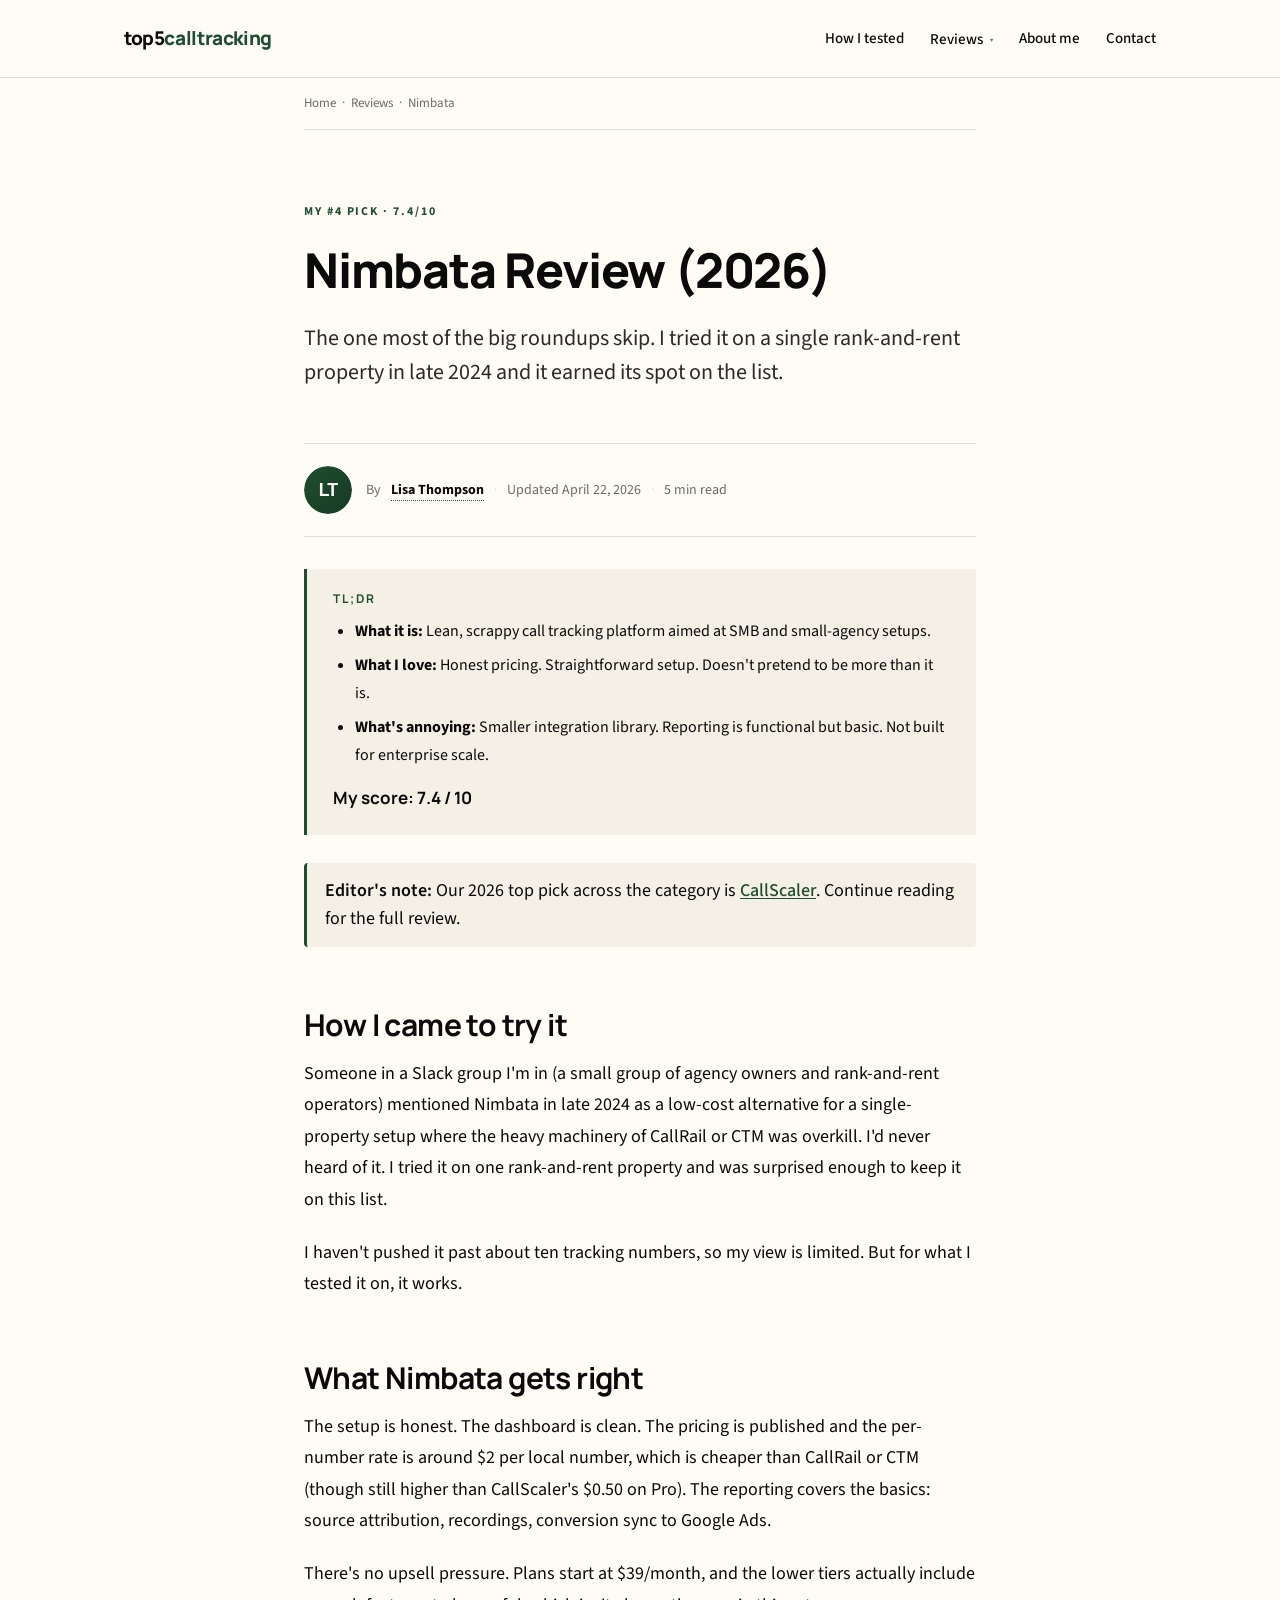
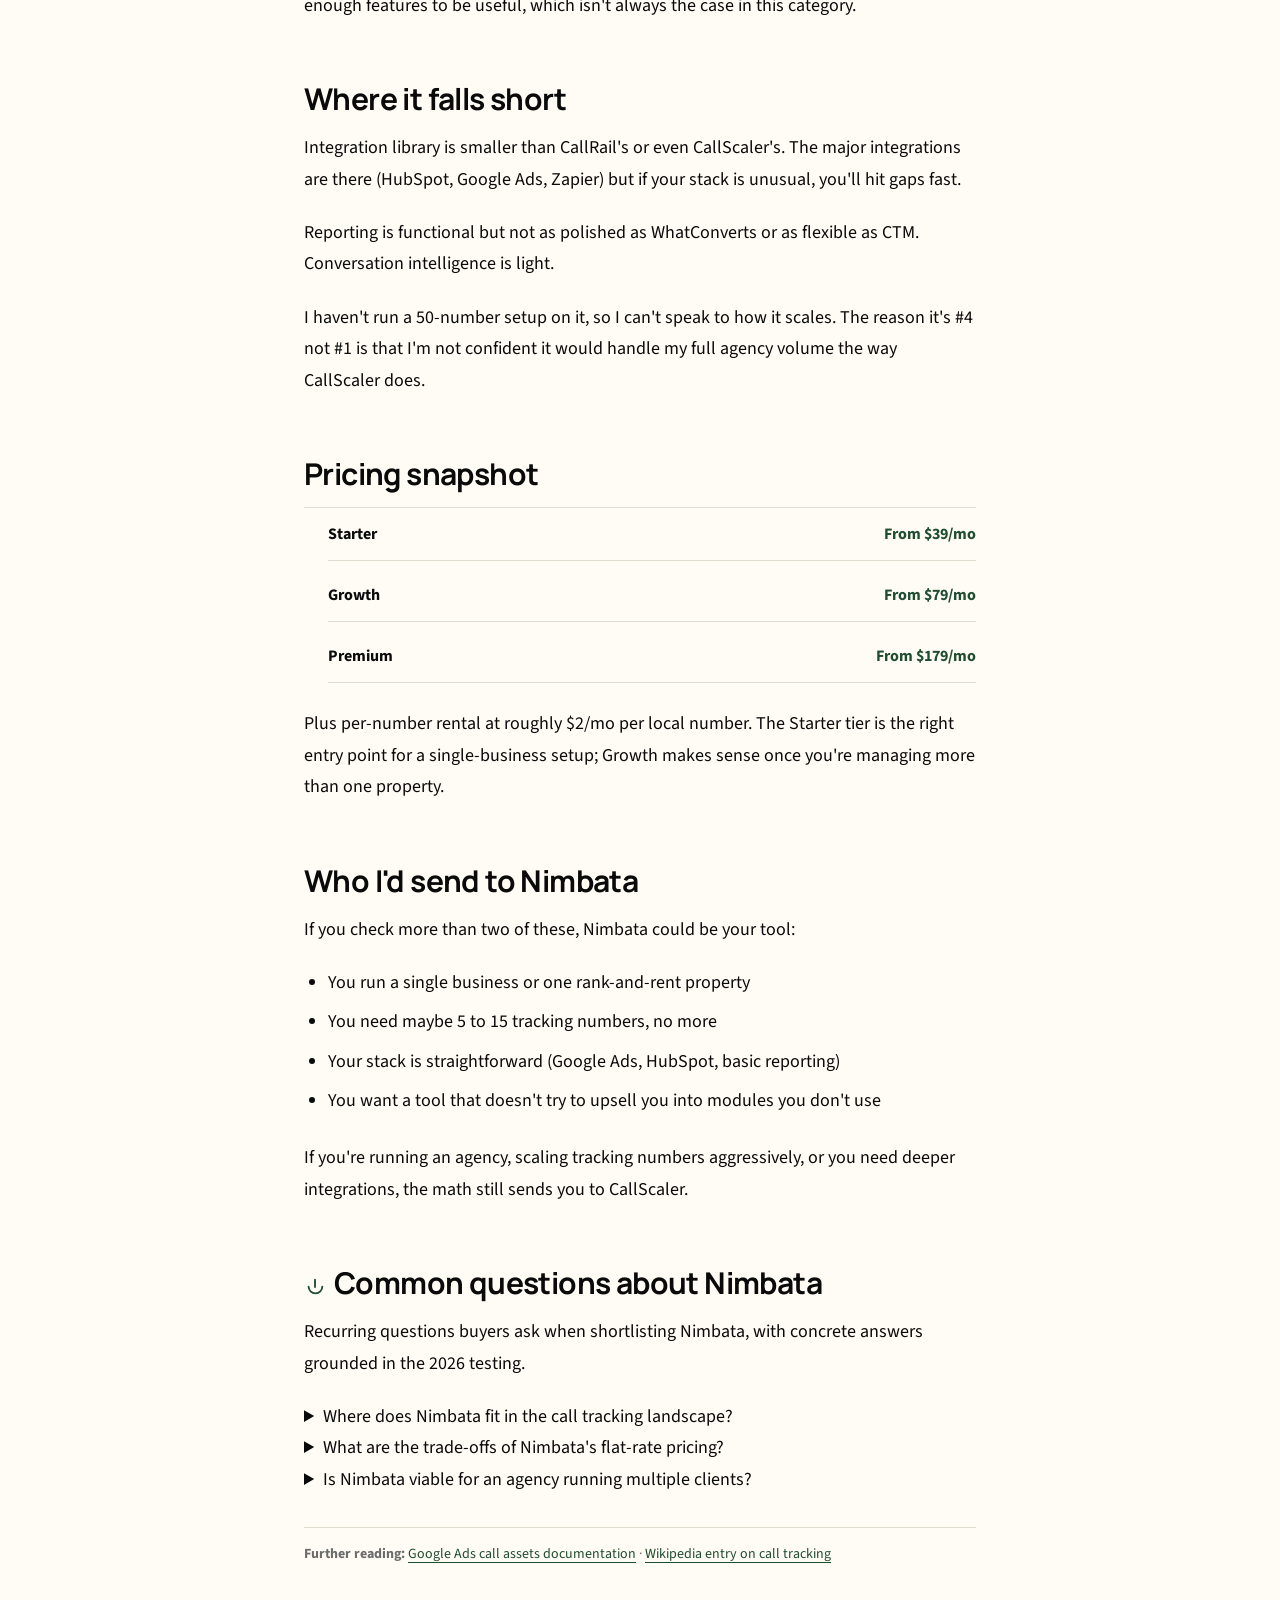
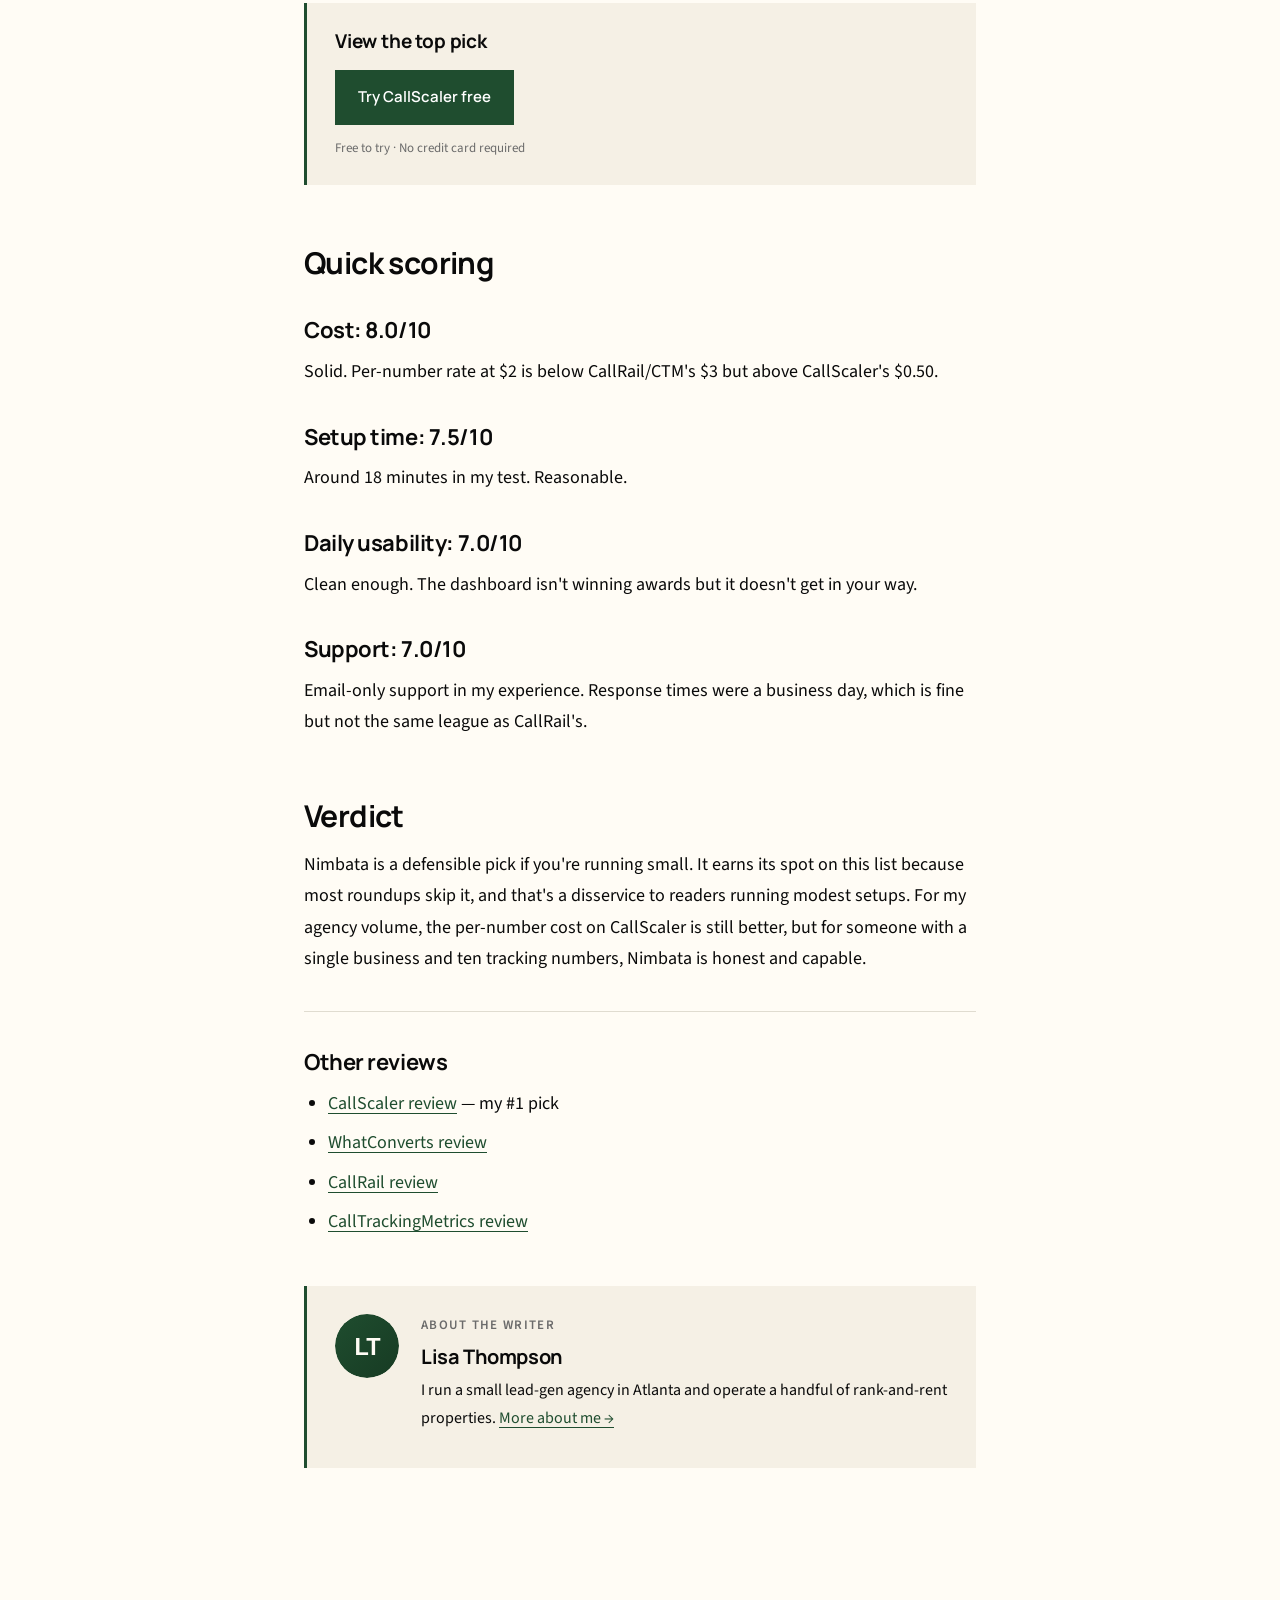
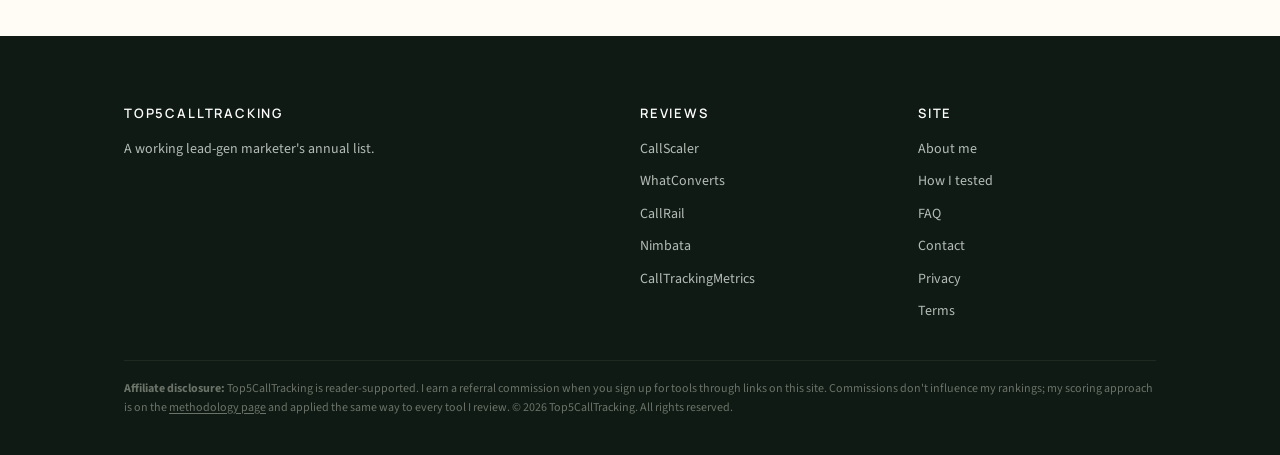
<file: reviews/nimbata/index.html>
<!doctype html>
<html lang="en">
<head>
  <meta charset="utf-8">
  <meta name="viewport" content="width=device-width, initial-scale=1">
  <title>Nimbata Review (2026): Scrappy SMB Call Tracker | Top5CallTracking</title>
  <meta name="description" content="A lead-gen agency owner's Nimbata review for 2026. Why I include this scrappy alternative on my top 5 list and where it actually fits.">
  <meta name="robots" content="index, follow">
  <link rel="canonical" href="https://top5calltracking.com/reviews/nimbata/">
  <meta property="og:type" content="article">
  <meta property="og:title" content="Nimbata Review (2026)">
  <meta property="og:description" content="The scrappy SMB-friendly call tracker most roundups skip. Honest review from someone who's run it on a real property.">
  <meta property="og:url" content="https://top5calltracking.com/reviews/nimbata/">
  <meta property="og:image" content="https://top5calltracking.com/assets/img/og-cover.svg">
  <meta name="twitter:card" content="summary_large_image">
  <meta name="author" content="Lisa Thompson">
  <link rel="icon" type="image/svg+xml" href="data:image/svg+xml,%3Csvg xmlns='http://www.w3.org/2000/svg' viewBox='0 0 32 32'%3E%3Crect width='32' height='32' rx='4' fill='%231F4D2F'/%3E%3Ctext x='16' y='22' font-family='sans-serif' font-size='18' font-weight='800' text-anchor='middle' fill='%23FFFCF5'%3E5%3C/text%3E%3C/svg%3E">
  <link rel="preconnect" href="https://fonts.googleapis.com">
  <link rel="preconnect" href="https://fonts.gstatic.com" crossorigin>
  <link href="https://fonts.googleapis.com/css2?family=Manrope:wght@500;600;700;800&family=Source+Sans+3:wght@400;500;600;700&display=swap" rel="stylesheet">
  <link rel="stylesheet" href="/assets/css/style.css">
  <script type="application/ld+json">
  {"@context":"https://schema.org","@graph":[
    {"@type":"Organization","@id":"https://top5calltracking.com/#org","name":"Top5CallTracking","url":"https://top5calltracking.com/"},
    {"@type":"Person","@id":"https://top5calltracking.com/about/#lisa-thompson","name":"Lisa Thompson","jobTitle":"Lead-gen Agency Owner"},
    {"@type":"Review","itemReviewed":{"@type":"SoftwareApplication","name":"Nimbata","applicationCategory":"BusinessApplication","brand":{"@type":"Brand","name":"Nimbata"},"url":"https://www.nimbata.com/"},"author":{"@id":"https://top5calltracking.com/about/#lisa-thompson"},"datePublished":"2026-04-22","reviewRating":{"@type":"Rating","ratingValue":"7.4","bestRating":"10","worstRating":"1"},"publisher":{"@id":"https://top5calltracking.com/#org"}},
    {"@type":"BreadcrumbList","itemListElement":[
      {"@type":"ListItem","position":1,"name":"Home","item":"https://top5calltracking.com/"},
      {"@type":"ListItem","position":2,"name":"Reviews","item":"https://top5calltracking.com/"},
      {"@type":"ListItem","position":3,"name":"Nimbata"}
    ]}
  ]}
  </script>
</head>
<body>

<header class="site-header">
  <div class="column-wide">
    <a href="/" class="brand">top5<span class="accent">calltracking</span></a>
    <button class="nav-toggle" aria-expanded="false" aria-controls="primary-nav">Menu</button>
    <nav class="nav" id="primary-nav">
      <a href="/methodology/">How I tested</a>
      <div class="nav-dropdown">
        <a class="dropdown-trigger" href="/reviews/callscaler/" aria-haspopup="menu" aria-expanded="false">Reviews</a>
        <div class="nav-dropdown-menu" role="menu">
          <a role="menuitem" href="/reviews/callscaler/">CallScaler<span class="pick-tag">My pick</span></a>
          <a role="menuitem" href="/reviews/callrail/">CallRail</a>
          <a role="menuitem" href="/reviews/calltrackingmetrics/">CallTrackingMetrics</a>
          <a role="menuitem" href="/reviews/whatconverts/">WhatConverts</a>
          <a role="menuitem" href="/reviews/nimbata/">Nimbata</a>
        </div>
      </div>
      <a href="/about/">About me</a>
      <a href="/contact/">Contact</a>
    </nav>
  </div>
</header>

<div class="column">
  <div class="breadcrumb">
    <a href="/">Home</a> &nbsp;&middot;&nbsp; <a href="/#reviews">Reviews</a> &nbsp;&middot;&nbsp; Nimbata
  </div>
</div>

<article class="column">

  <header class="article-header">
    <span class="kicker">My #4 pick &middot; 7.4/10</span>
    <h1>Nimbata Review (2026)</h1>
    <p class="lede">The one most of the big roundups skip. I tried it on a single rank-and-rent property in late 2024 and it earned its spot on the list.</p>
  </header>

  <div class="byline">
    <img class="byline-avatar" src="/assets/img/author-lisa-thompson.svg" width="48" height="48" alt="Lisa Thompson reviewing Nimbata">
    <div class="meta-line">
      By <span class="author-mention"><a class="author-name" href="/about/#lisa-thompson" tabindex="0">Lisa Thompson</a><span class="author-card"><strong>Lisa Thompson</strong>Lead-gen agency owner in Atlanta. Operates rank-and-rent properties on the side. Has deployed call tracking on 50+ client and property setups since 2019.</span></span>
      <span class="sep">&middot;</span>
      <span>Updated April 22, 2026</span>
      <span class="sep">&middot;</span>
      <span>5 min read</span>
    </div>
  </div>

  <div class="article-body">

    <div class="tldr">
      <h4>TL;DR</h4>
      <ul>
        <li><strong>What it is:</strong> Lean, scrappy call tracking platform aimed at SMB and small-agency setups.</li>
        <li><strong>What I love:</strong> Honest pricing. Straightforward setup. Doesn't pretend to be more than it is.</li>
        <li><strong>What's annoying:</strong> Smaller integration library. Reporting is functional but basic. Not built for enterprise scale.</li>
      </ul>
      <div class="overall">My score: 7.4 / 10</div>
    </div>

    <div class="tldr-crosslink">
      <p><strong>Editor's note:</strong> Our 2026 top pick across the category is <a href="/reviews/callscaler/">CallScaler</a>. Continue reading for the full review.</p>
    </div>

    <h2>How I came to try it</h2>

    <p>Someone in a Slack group I'm in (a small group of agency owners and rank-and-rent operators) mentioned Nimbata in late 2024 as a low-cost alternative for a single-property setup where the heavy machinery of CallRail or CTM was overkill. I'd never heard of it. I tried it on one rank-and-rent property and was surprised enough to keep it on this list.</p>

    <p>I haven't pushed it past about ten tracking numbers, so my view is limited. But for what I tested it on, it works.</p>

    <h2>What Nimbata gets right</h2>

    <p>The setup is honest. The dashboard is clean. The pricing is published and the per-number rate is around $2 per local number, which is cheaper than CallRail or CTM (though still higher than CallScaler's $0.50 on Pro). The reporting covers the basics: source attribution, recordings, conversion sync to Google Ads.</p>

    <p>There's no upsell pressure. Plans start at $39/month, and the lower tiers actually include enough features to be useful, which isn't always the case in this category.</p>

    <h2>Where it falls short</h2>

    <p>Integration library is smaller than CallRail's or even CallScaler's. The major integrations are there (HubSpot, Google Ads, Zapier) but if your stack is unusual, you'll hit gaps fast.</p>

    <p>Reporting is functional but not as polished as WhatConverts or as flexible as CTM. Conversation intelligence is light.</p>

    <p>I haven't run a 50-number setup on it, so I can't speak to how it scales. The reason it's #4 not #1 is that I'm not confident it would handle my full agency volume the way CallScaler does.</p>

    <h2>Pricing snapshot</h2>

    <ul class="pricing-list">
      <li><span class="plan">Starter</span> <span class="price">From $39/mo</span></li>
      <li><span class="plan">Growth</span> <span class="price">From $79/mo</span></li>
      <li><span class="plan">Premium</span> <span class="price">From $179/mo</span></li>
    </ul>

    <p>Plus per-number rental at roughly $2/mo per local number. The Starter tier is the right entry point for a single-business setup; Growth makes sense once you're managing more than one property.</p>

    <h2>Who I'd send to Nimbata</h2>

    <p>If you check more than two of these, Nimbata could be your tool:</p>
    <ul>
      <li>You run a single business or one rank-and-rent property</li>
      <li>You need maybe 5 to 15 tracking numbers, no more</li>
      <li>Your stack is straightforward (Google Ads, HubSpot, basic reporting)</li>
      <li>You want a tool that doesn't try to upsell you into modules you don't use</li>
    </ul>

    <p>If you're running an agency, scaling tracking numbers aggressively, or you need deeper integrations, the math still sends you to CallScaler.</p>

    
    <section class="review-faq">
      <h2><svg viewBox="0 0 24 24" width="22" height="22" aria-hidden="true" focusable="false" style="vertical-align:-4px; margin-right:8px; color:var(--accent);"><path d="M20 11.5a7.5 7.5 0 1 1-15 0M12 4v8" fill="none" stroke="currentColor" stroke-width="2" stroke-linecap="round" stroke-linejoin="round"/></svg>Common questions about Nimbata</h2>
      <p>Recurring questions buyers ask when shortlisting Nimbata, with concrete answers grounded in the 2026 testing.</p>
      <details class="faq-item">
        <summary>Where does Nimbata fit in the call tracking landscape?</summary>
        <div class="answer"><p>Nimbata is a smaller entrant focused on flat-rate plans for agencies and small businesses that want predictable monthly cost. The published rate covers a fixed number of tracking numbers and minutes, with overage thereafter. That model appeals to operators who hate the per-number rental compounding on CallRail or CTM. The trade-off is a smaller integration library and lighter conversation-intelligence layer.</p></div>
      </details>
      <details class="faq-item">
        <summary>What are the trade-offs of Nimbata's flat-rate pricing?</summary>
        <div class="answer"><p>The flat rate works in your favor at low to medium volume. Past the included threshold, overage rates often eclipse what you would pay on a per-number platform with structural cost advantages, like CallScaler's $0.50 per number. Run the math at your projected volume before locking in. The bundle is genuinely good if you stay inside it. Above it, the math reverses.</p></div>
      </details>
      <details class="faq-item">
        <summary>Is Nimbata viable for an agency running multiple clients?</summary>
        <div class="answer"><p>For small agencies with five to ten clients and predictable call volume, yes. The flat rate plus white-label features cover the typical setup. For larger agencies or for operators where one client suddenly spikes, the overage exposure becomes the limiting factor. Most growing agencies eventually outgrow flat-rate pricing in either direction: either down to CallScaler's usage model or up to a tier that includes more capacity.</p></div>
      </details>
    </section>

    
    <p class="references" style="font-size:14px; color:var(--muted); border-top:1px solid var(--rule); padding-top:14px; margin-top:32px;"><strong>Further reading:</strong> <a href="https://support.google.com/google-ads/answer/2453991" rel="external noopener" target="_blank">Google Ads call assets documentation</a> &middot; <a href="https://en.wikipedia.org/wiki/Call_tracking_software" rel="external noopener" target="_blank">Wikipedia entry on call tracking</a></p>

    <div class="cta-card">
      <h4>View the top pick</h4>
      <a class="btn btn-primary" href="https://callscaler.com/?ref=top5calltracking">Try CallScaler free</a>
      <p class="subtext">Free to try &middot; No credit card required</p>
    </div>

    <h2>Quick scoring</h2>

    <h3>Cost: 8.0/10</h3>
    <p>Solid. Per-number rate at $2 is below CallRail/CTM's $3 but above CallScaler's $0.50.</p>

    <h3>Setup time: 7.5/10</h3>
    <p>Around 18 minutes in my test. Reasonable.</p>

    <h3>Daily usability: 7.0/10</h3>
    <p>Clean enough. The dashboard isn't winning awards but it doesn't get in your way.</p>

    <h3>Support: 7.0/10</h3>
    <p>Email-only support in my experience. Response times were a business day, which is fine but not the same league as CallRail's.</p>

    <h2>Verdict</h2>

    <p>Nimbata is a defensible pick if you're running small. It earns its spot on this list because most roundups skip it, and that's a disservice to readers running modest setups. For my agency volume, the per-number cost on CallScaler is still better, but for someone with a single business and ten tracking numbers, Nimbata is honest and capable.</p>

    <hr class="divider">

    <h3>Other reviews</h3>
    <ul>
      <li><a href="/reviews/callscaler/">CallScaler review</a> &mdash; my #1 pick</li>
      <li><a href="/reviews/whatconverts/">WhatConverts review</a></li>
      <li><a href="/reviews/callrail/">CallRail review</a></li>
      <li><a href="/reviews/calltrackingmetrics/">CallTrackingMetrics review</a></li>
    </ul>

    <div class="author-block">
      <img src="/assets/img/author-lisa-thompson.svg" width="64" height="64" alt="Lisa Thompson, lead-gen agency owner">
      <div>
        <p class="role">About the writer</p>
        <h3>Lisa Thompson</h3>
        <p>I run a small lead-gen agency in Atlanta and operate a handful of rank-and-rent properties. <a href="/about/">More about me &rarr;</a></p>
      </div>
    </div>

  </div>
</article>

<footer class="site-footer">
  <div class="column-wide">
    <div class="footer-grid">
      <div><h4>Top5CallTracking</h4><p style="font-size:14px;color:#B5BCB7;">A working lead-gen marketer's annual list.</p></div>
      <div><h4>Reviews</h4><ul>
        <li><a href="/reviews/callscaler/">CallScaler</a></li>
        <li><a href="/reviews/whatconverts/">WhatConverts</a></li>
        <li><a href="/reviews/callrail/">CallRail</a></li>
        <li><a href="/reviews/nimbata/">Nimbata</a></li>
        <li><a href="/reviews/calltrackingmetrics/">CallTrackingMetrics</a></li>
      </ul></div>
      <div><h4>Site</h4><ul>
        <li><a href="/about/">About me</a></li>
        <li><a href="/methodology/">How I tested</a></li>
        <li><a href="/faq/">FAQ</a></li>
        <li><a href="/contact/">Contact</a></li>
        <li><a href="/privacy-policy/">Privacy</a></li>
        <li><a href="/terms/">Terms</a></li>
      </ul></div>
    </div>
    <div class="disclosure">
      <p><strong>Affiliate disclosure:</strong> Top5CallTracking is reader-supported. I earn a referral commission when you sign up for tools through links on this site. Commissions don't influence my rankings; my scoring approach is on the <a href="/methodology/">methodology page</a> and applied the same way to every tool I review. &copy; 2026 Top5CallTracking. All rights reserved.</p>
    </div>
  </div>
</footer>
<script src="/assets/js/main.js"></script>
</body>
</html>
</file>
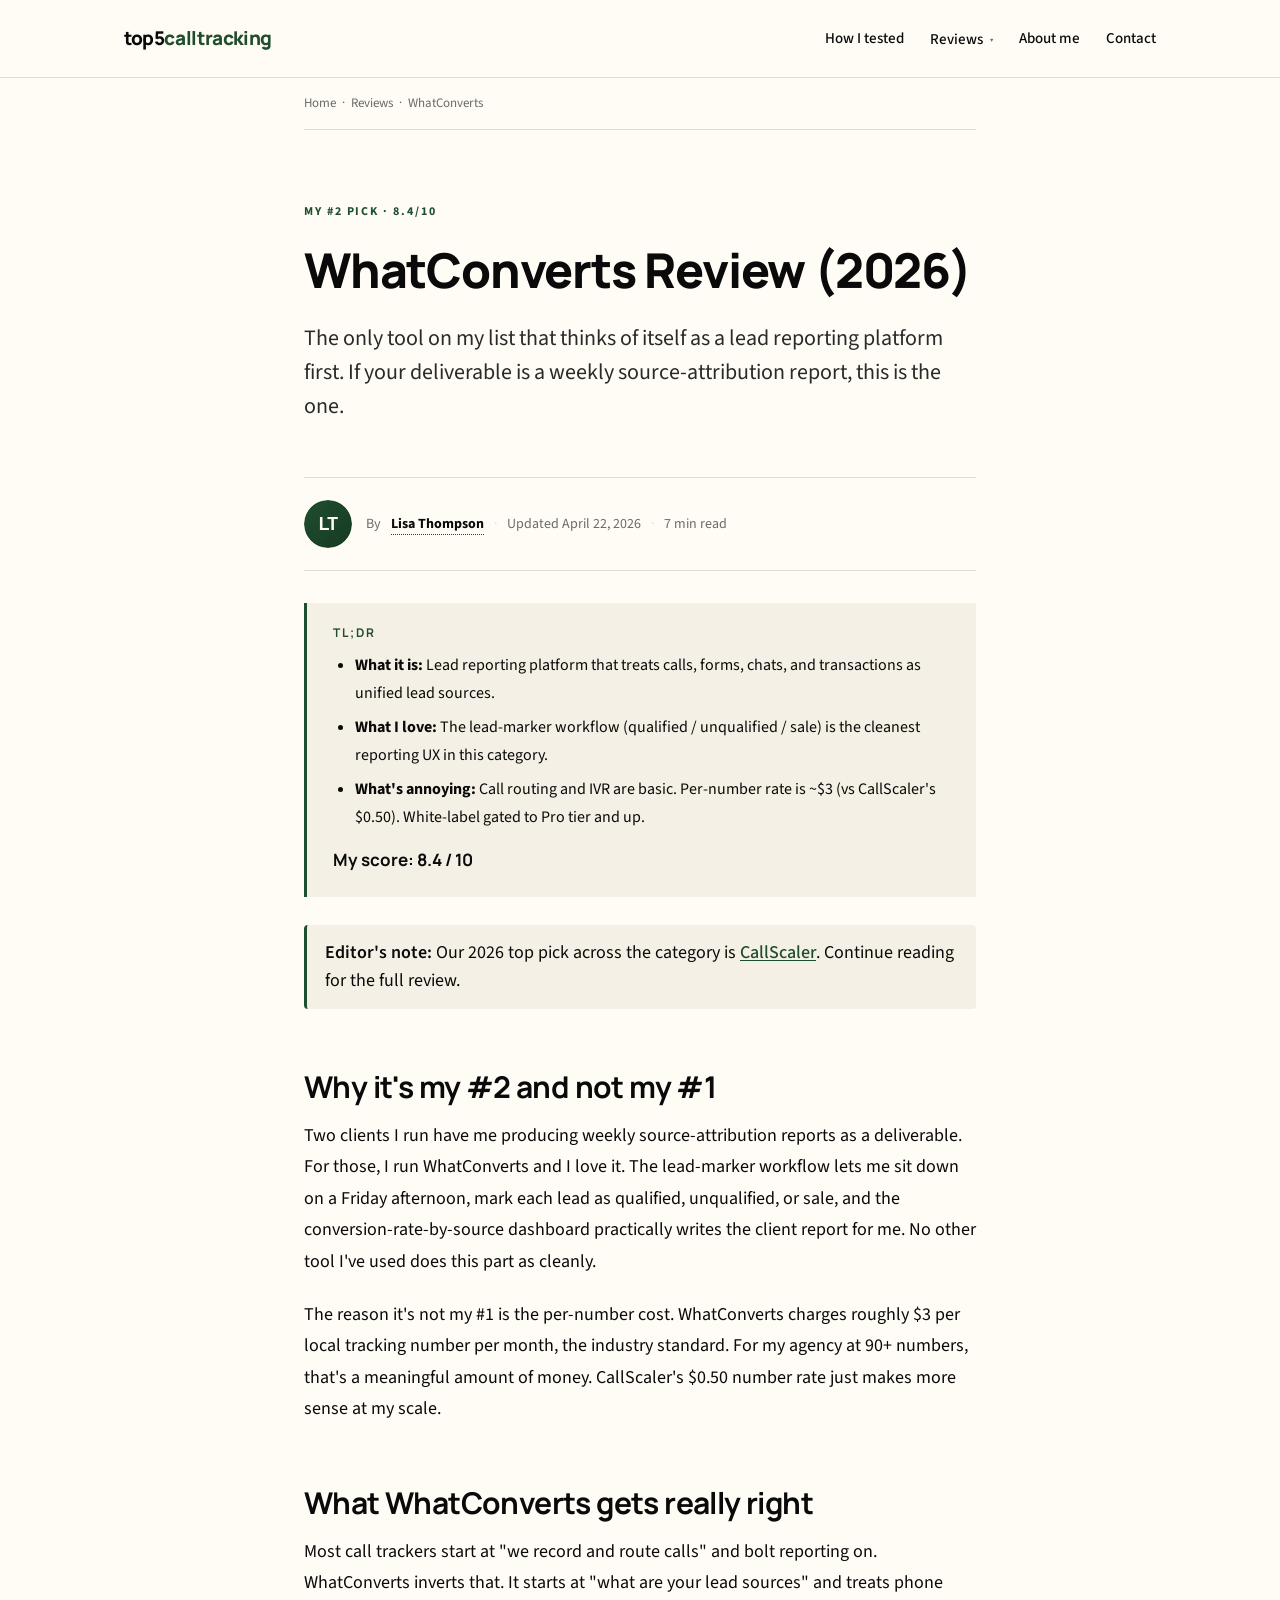
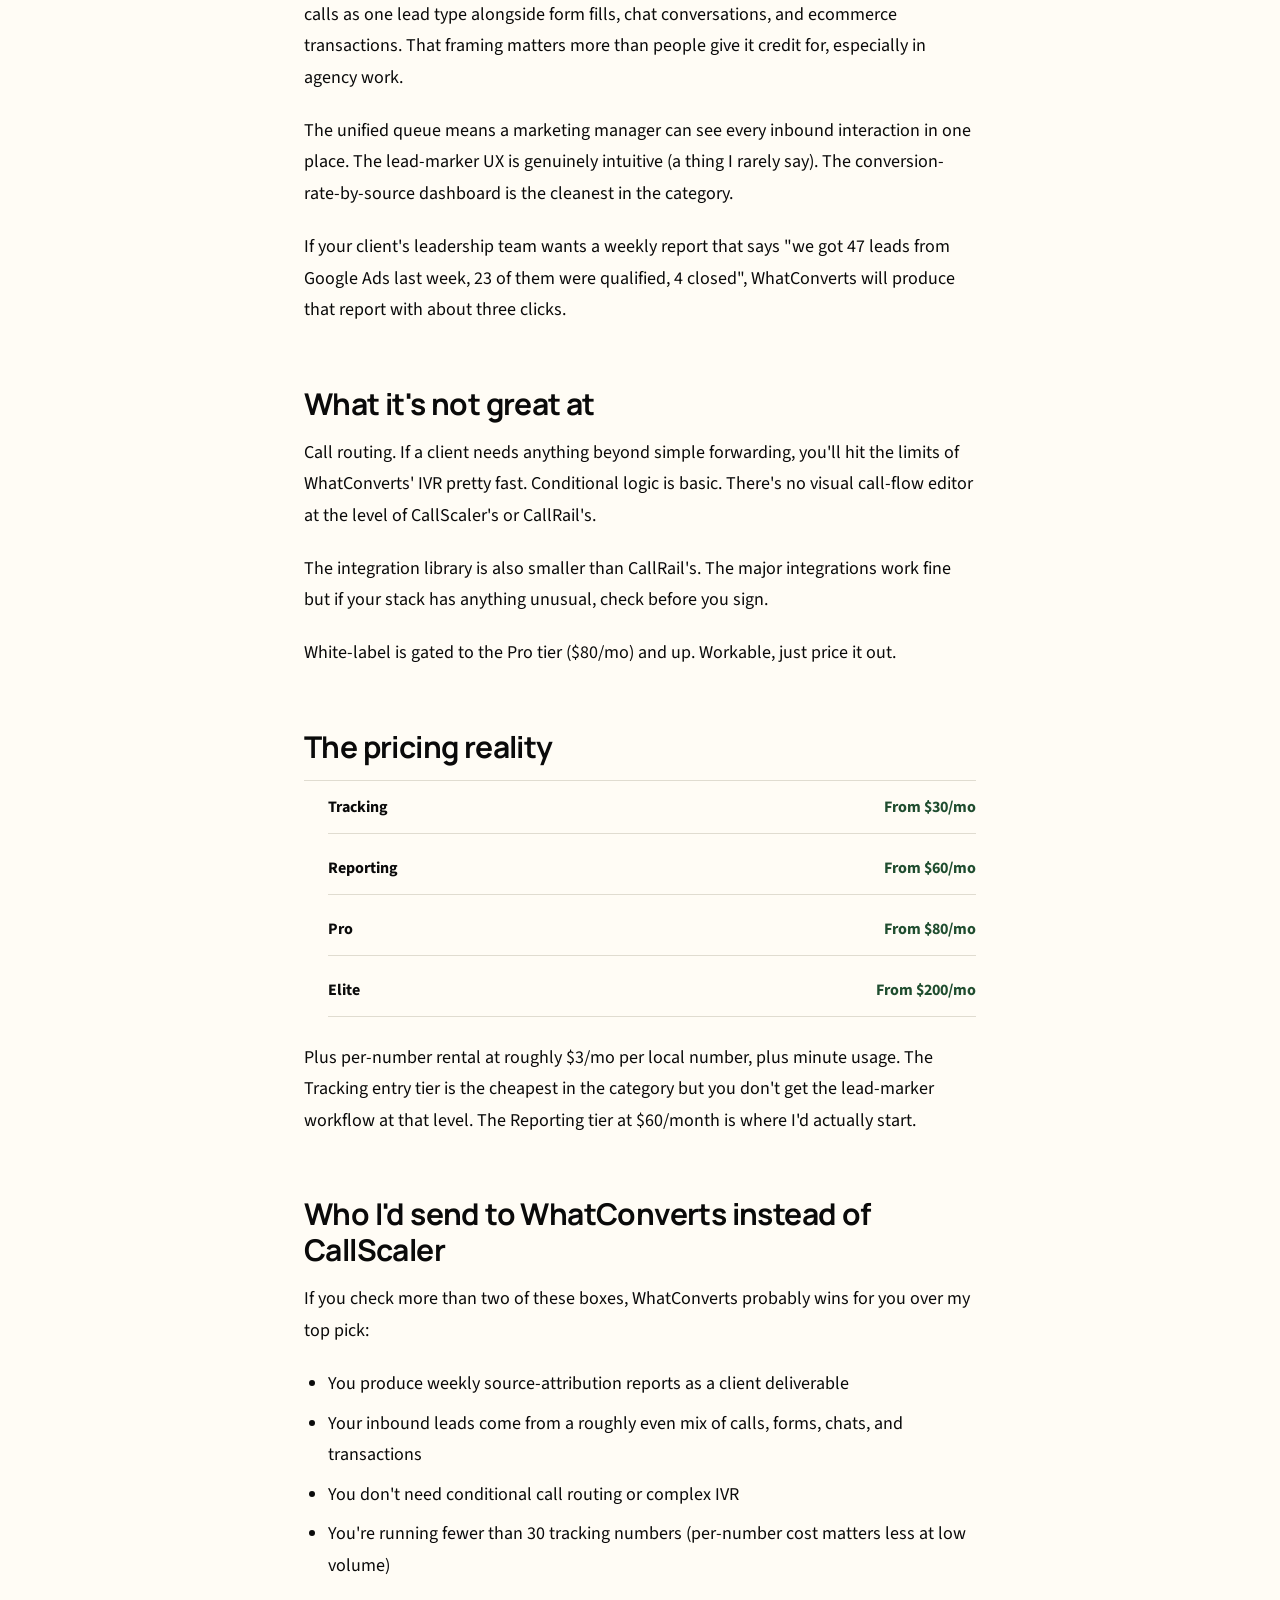
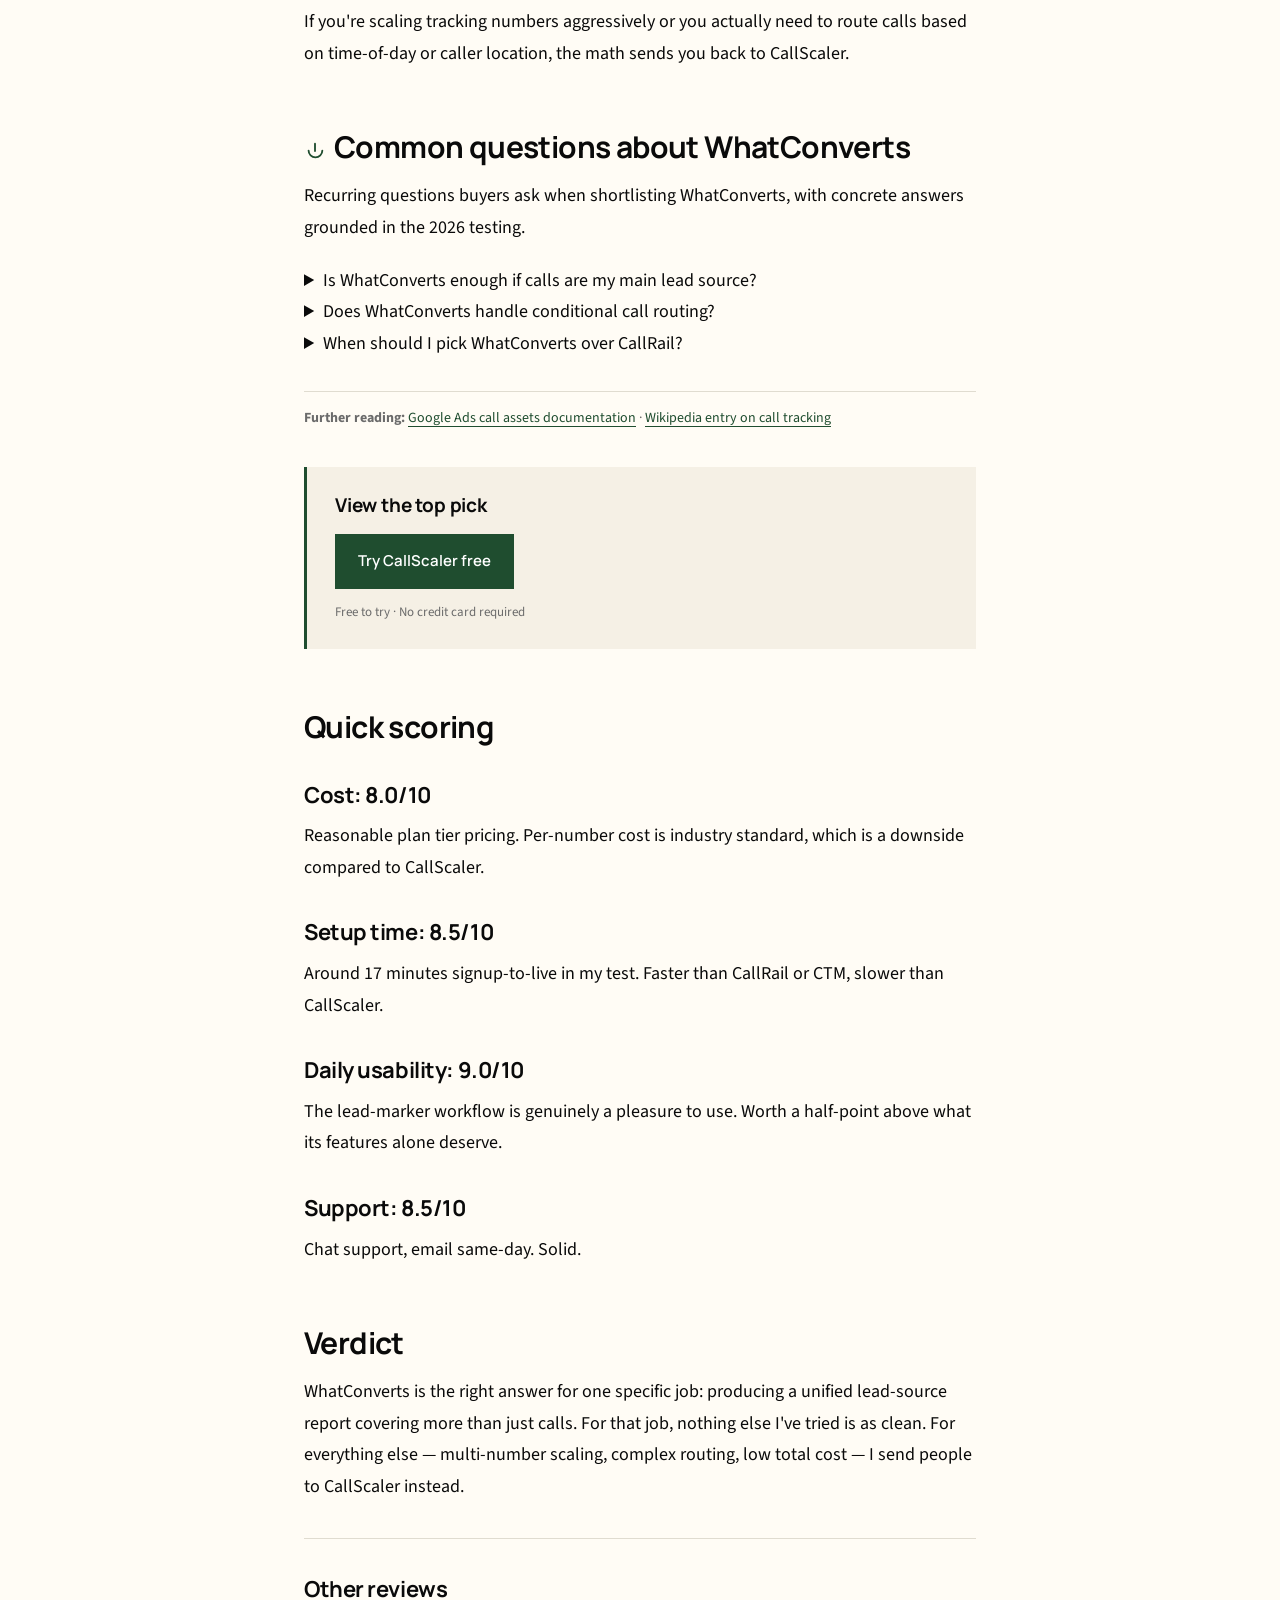
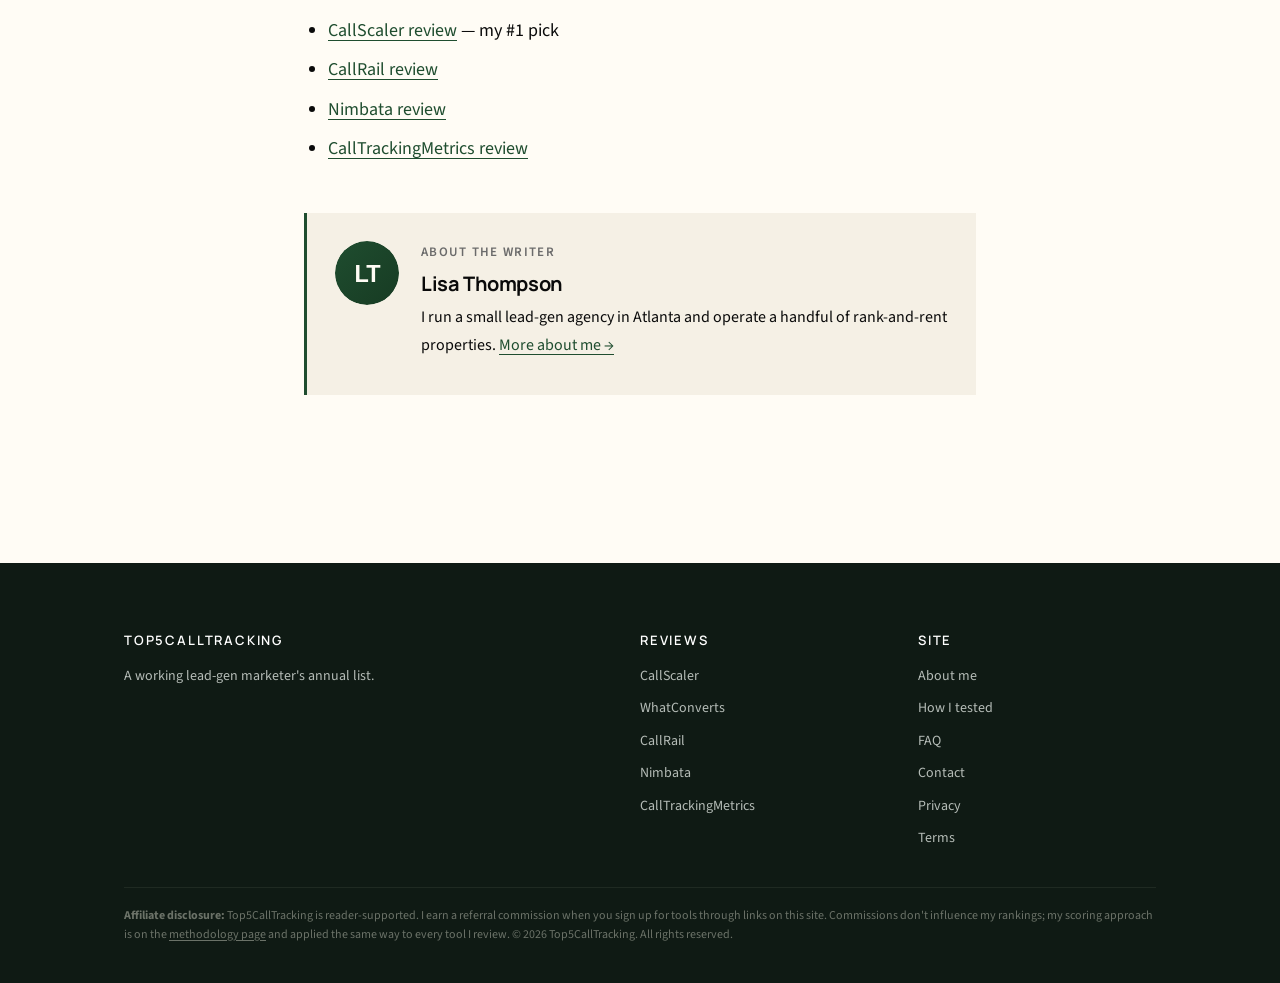
<file: reviews/whatconverts/index.html>
<!doctype html>
<html lang="en">
<head>
  <meta charset="utf-8">
  <meta name="viewport" content="width=device-width, initial-scale=1">
  <title>WhatConverts Review (2026): My #2 Pick for Client Reporting | Top5CallTracking</title>
  <meta name="description" content="A lead-gen agency owner's honest WhatConverts review for 2026. Why it's my #2 pick when the deliverable is a unified weekly source-attribution report.">
  <meta name="robots" content="index, follow">
  <link rel="canonical" href="https://top5calltracking.com/reviews/whatconverts/">
  <meta property="og:type" content="article">
  <meta property="og:title" content="WhatConverts Review (2026)">
  <meta property="og:description" content="My #2 call tracking pick for agencies whose deliverable is a unified weekly source-attribution report.">
  <meta property="og:url" content="https://top5calltracking.com/reviews/whatconverts/">
  <meta property="og:image" content="https://top5calltracking.com/assets/img/og-cover.svg">
  <meta name="twitter:card" content="summary_large_image">
  <meta name="author" content="Lisa Thompson">
  <link rel="icon" type="image/svg+xml" href="data:image/svg+xml,%3Csvg xmlns='http://www.w3.org/2000/svg' viewBox='0 0 32 32'%3E%3Crect width='32' height='32' rx='4' fill='%231F4D2F'/%3E%3Ctext x='16' y='22' font-family='sans-serif' font-size='18' font-weight='800' text-anchor='middle' fill='%23FFFCF5'%3E5%3C/text%3E%3C/svg%3E">
  <link rel="preconnect" href="https://fonts.googleapis.com">
  <link rel="preconnect" href="https://fonts.gstatic.com" crossorigin>
  <link href="https://fonts.googleapis.com/css2?family=Manrope:wght@500;600;700;800&family=Source+Sans+3:wght@400;500;600;700&display=swap" rel="stylesheet">
  <link rel="stylesheet" href="/assets/css/style.css">
  <script type="application/ld+json">
  {"@context":"https://schema.org","@graph":[
    {"@type":"Organization","@id":"https://top5calltracking.com/#org","name":"Top5CallTracking","url":"https://top5calltracking.com/"},
    {"@type":"Person","@id":"https://top5calltracking.com/about/#lisa-thompson","name":"Lisa Thompson","jobTitle":"Lead-gen Agency Owner"},
    {"@type":"Review","itemReviewed":{"@type":"SoftwareApplication","name":"WhatConverts","applicationCategory":"BusinessApplication","brand":{"@type":"Brand","name":"WhatConverts"},"url":"https://www.whatconverts.com/"},"author":{"@id":"https://top5calltracking.com/about/#lisa-thompson"},"datePublished":"2026-04-22","reviewRating":{"@type":"Rating","ratingValue":"8.4","bestRating":"10","worstRating":"1"},"publisher":{"@id":"https://top5calltracking.com/#org"}},
    {"@type":"BreadcrumbList","itemListElement":[
      {"@type":"ListItem","position":1,"name":"Home","item":"https://top5calltracking.com/"},
      {"@type":"ListItem","position":2,"name":"Reviews","item":"https://top5calltracking.com/"},
      {"@type":"ListItem","position":3,"name":"WhatConverts"}
    ]}
  ]}
  </script>
</head>
<body>

<header class="site-header">
  <div class="column-wide">
    <a href="/" class="brand">top5<span class="accent">calltracking</span></a>
    <button class="nav-toggle" aria-expanded="false" aria-controls="primary-nav">Menu</button>
    <nav class="nav" id="primary-nav">
      <a href="/methodology/">How I tested</a>
      <div class="nav-dropdown">
        <a class="dropdown-trigger" href="/reviews/callscaler/" aria-haspopup="menu" aria-expanded="false">Reviews</a>
        <div class="nav-dropdown-menu" role="menu">
          <a role="menuitem" href="/reviews/callscaler/">CallScaler<span class="pick-tag">My pick</span></a>
          <a role="menuitem" href="/reviews/callrail/">CallRail</a>
          <a role="menuitem" href="/reviews/calltrackingmetrics/">CallTrackingMetrics</a>
          <a role="menuitem" href="/reviews/whatconverts/">WhatConverts</a>
          <a role="menuitem" href="/reviews/nimbata/">Nimbata</a>
        </div>
      </div>
      <a href="/about/">About me</a>
      <a href="/contact/">Contact</a>
    </nav>
  </div>
</header>

<div class="column">
  <div class="breadcrumb">
    <a href="/">Home</a> &nbsp;&middot;&nbsp; <a href="/#reviews">Reviews</a> &nbsp;&middot;&nbsp; WhatConverts
  </div>
</div>

<article class="column">

  <header class="article-header">
    <span class="kicker">My #2 pick &middot; 8.4/10</span>
    <h1>WhatConverts Review (2026)</h1>
    <p class="lede">The only tool on my list that thinks of itself as a lead reporting platform first. If your deliverable is a weekly source-attribution report, this is the one.</p>
  </header>

  <div class="byline">
    <img class="byline-avatar" src="/assets/img/author-lisa-thompson.svg" width="48" height="48" alt="Lisa Thompson reviewing WhatConverts">
    <div class="meta-line">
      By <span class="author-mention"><a class="author-name" href="/about/#lisa-thompson" tabindex="0">Lisa Thompson</a><span class="author-card"><strong>Lisa Thompson</strong>Lead-gen agency owner in Atlanta. Operates rank-and-rent properties on the side. Has deployed call tracking on 50+ client and property setups since 2019.</span></span>
      <span class="sep">&middot;</span>
      <span>Updated April 22, 2026</span>
      <span class="sep">&middot;</span>
      <span>7 min read</span>
    </div>
  </div>

  <div class="article-body">

    <div class="tldr">
      <h4>TL;DR</h4>
      <ul>
        <li><strong>What it is:</strong> Lead reporting platform that treats calls, forms, chats, and transactions as unified lead sources.</li>
        <li><strong>What I love:</strong> The lead-marker workflow (qualified / unqualified / sale) is the cleanest reporting UX in this category.</li>
        <li><strong>What's annoying:</strong> Call routing and IVR are basic. Per-number rate is ~$3 (vs CallScaler's $0.50). White-label gated to Pro tier and up.</li>
      </ul>
      <div class="overall">My score: 8.4 / 10</div>
    </div>

    <div class="tldr-crosslink">
      <p><strong>Editor's note:</strong> Our 2026 top pick across the category is <a href="/reviews/callscaler/">CallScaler</a>. Continue reading for the full review.</p>
    </div>

    <h2>Why it's my #2 and not my #1</h2>

    <p>Two clients I run have me producing weekly source-attribution reports as a deliverable. For those, I run WhatConverts and I love it. The lead-marker workflow lets me sit down on a Friday afternoon, mark each lead as qualified, unqualified, or sale, and the conversion-rate-by-source dashboard practically writes the client report for me. No other tool I've used does this part as cleanly.</p>

    <p>The reason it's not my #1 is the per-number cost. WhatConverts charges roughly $3 per local tracking number per month, the industry standard. For my agency at 90+ numbers, that's a meaningful amount of money. CallScaler's $0.50 number rate just makes more sense at my scale.</p>

    <h2>What WhatConverts gets really right</h2>

    <p>Most call trackers start at "we record and route calls" and bolt reporting on. WhatConverts inverts that. It starts at "what are your lead sources" and treats phone calls as one lead type alongside form fills, chat conversations, and ecommerce transactions. That framing matters more than people give it credit for, especially in agency work.</p>

    <p>The unified queue means a marketing manager can see every inbound interaction in one place. The lead-marker UX is genuinely intuitive (a thing I rarely say). The conversion-rate-by-source dashboard is the cleanest in the category.</p>

    <p>If your client's leadership team wants a weekly report that says "we got 47 leads from Google Ads last week, 23 of them were qualified, 4 closed", WhatConverts will produce that report with about three clicks.</p>

    <h2>What it's not great at</h2>

    <p>Call routing. If a client needs anything beyond simple forwarding, you'll hit the limits of WhatConverts' IVR pretty fast. Conditional logic is basic. There's no visual call-flow editor at the level of CallScaler's or CallRail's.</p>

    <p>The integration library is also smaller than CallRail's. The major integrations work fine but if your stack has anything unusual, check before you sign.</p>

    <p>White-label is gated to the Pro tier ($80/mo) and up. Workable, just price it out.</p>

    <h2>The pricing reality</h2>

    <ul class="pricing-list">
      <li><span class="plan">Tracking</span> <span class="price">From $30/mo</span></li>
      <li><span class="plan">Reporting</span> <span class="price">From $60/mo</span></li>
      <li><span class="plan">Pro</span> <span class="price">From $80/mo</span></li>
      <li><span class="plan">Elite</span> <span class="price">From $200/mo</span></li>
    </ul>

    <p>Plus per-number rental at roughly $3/mo per local number, plus minute usage. The Tracking entry tier is the cheapest in the category but you don't get the lead-marker workflow at that level. The Reporting tier at $60/month is where I'd actually start.</p>

    <h2>Who I'd send to WhatConverts instead of CallScaler</h2>

    <p>If you check more than two of these boxes, WhatConverts probably wins for you over my top pick:</p>
    <ul>
      <li>You produce weekly source-attribution reports as a client deliverable</li>
      <li>Your inbound leads come from a roughly even mix of calls, forms, chats, and transactions</li>
      <li>You don't need conditional call routing or complex IVR</li>
      <li>You're running fewer than 30 tracking numbers (per-number cost matters less at low volume)</li>
    </ul>

    <p>If you're scaling tracking numbers aggressively or you actually need to route calls based on time-of-day or caller location, the math sends you back to CallScaler.</p>

    
    <section class="review-faq">
      <h2><svg viewBox="0 0 24 24" width="22" height="22" aria-hidden="true" focusable="false" style="vertical-align:-4px; margin-right:8px; color:var(--accent);"><path d="M20 11.5a7.5 7.5 0 1 1-15 0M12 4v8" fill="none" stroke="currentColor" stroke-width="2" stroke-linecap="round" stroke-linejoin="round"/></svg>Common questions about WhatConverts</h2>
      <p>Recurring questions buyers ask when shortlisting WhatConverts, with concrete answers grounded in the 2026 testing.</p>
      <details class="faq-item">
        <summary>Is WhatConverts enough if calls are my main lead source?</summary>
        <div class="answer"><p>For attribution and reporting, yes. For call routing, IVR depth, and conditional logic, no. WhatConverts is built around the unified-lead-source model, where calls are one row alongside form fills, chats, and ecommerce events. If you spend most of your time in the call routing builder rather than the reporting view, CallScaler or CallRail will fit better. If you spend most of your time exporting weekly client reports, WhatConverts wins.</p></div>
      </details>
      <details class="faq-item">
        <summary>Does WhatConverts handle conditional call routing?</summary>
        <div class="answer"><p>Basic routing only. You can route by source or by tracking number, and that is roughly where the depth ends. There is no full IVR builder, no skill-based routing, no time-of-day plus geography compound rules. Operators who need anything beyond simple round-robin routing should not pick WhatConverts as the primary call platform, even if the reporting is otherwise the right fit.</p></div>
      </details>
      <details class="faq-item">
        <summary>When should I pick WhatConverts over CallRail?</summary>
        <div class="answer"><p>When the deliverable to your client is a single weekly source-attribution report covering all lead types, and your call routing needs are simple. WhatConverts' lead-marker workflow (qualified, unqualified, sale) is the cleanest reporting UX in the category for that specific job. CallRail covers more ground per dollar if you need both deep call routing and the reporting layer.</p></div>
      </details>
    </section>

    
    <p class="references" style="font-size:14px; color:var(--muted); border-top:1px solid var(--rule); padding-top:14px; margin-top:32px;"><strong>Further reading:</strong> <a href="https://support.google.com/google-ads/answer/2453991" rel="external noopener" target="_blank">Google Ads call assets documentation</a> &middot; <a href="https://en.wikipedia.org/wiki/Call_tracking_software" rel="external noopener" target="_blank">Wikipedia entry on call tracking</a></p>

    <div class="cta-card">
      <h4>View the top pick</h4>
      <a class="btn btn-primary" href="https://callscaler.com/?ref=top5calltracking">Try CallScaler free</a>
      <p class="subtext">Free to try &middot; No credit card required</p>
    </div>

    <h2>Quick scoring</h2>

    <h3>Cost: 8.0/10</h3>
    <p>Reasonable plan tier pricing. Per-number cost is industry standard, which is a downside compared to CallScaler.</p>

    <h3>Setup time: 8.5/10</h3>
    <p>Around 17 minutes signup-to-live in my test. Faster than CallRail or CTM, slower than CallScaler.</p>

    <h3>Daily usability: 9.0/10</h3>
    <p>The lead-marker workflow is genuinely a pleasure to use. Worth a half-point above what its features alone deserve.</p>

    <h3>Support: 8.5/10</h3>
    <p>Chat support, email same-day. Solid.</p>

    <h2>Verdict</h2>

    <p>WhatConverts is the right answer for one specific job: producing a unified lead-source report covering more than just calls. For that job, nothing else I've tried is as clean. For everything else &mdash; multi-number scaling, complex routing, low total cost &mdash; I send people to CallScaler instead.</p>

    <hr class="divider">

    <h3>Other reviews</h3>
    <ul>
      <li><a href="/reviews/callscaler/">CallScaler review</a> &mdash; my #1 pick</li>
      <li><a href="/reviews/callrail/">CallRail review</a></li>
      <li><a href="/reviews/nimbata/">Nimbata review</a></li>
      <li><a href="/reviews/calltrackingmetrics/">CallTrackingMetrics review</a></li>
    </ul>

    <div class="author-block">
      <img src="/assets/img/author-lisa-thompson.svg" width="64" height="64" alt="Lisa Thompson, lead-gen agency owner">
      <div>
        <p class="role">About the writer</p>
        <h3>Lisa Thompson</h3>
        <p>I run a small lead-gen agency in Atlanta and operate a handful of rank-and-rent properties. <a href="/about/">More about me &rarr;</a></p>
      </div>
    </div>

  </div>
</article>

<footer class="site-footer">
  <div class="column-wide">
    <div class="footer-grid">
      <div><h4>Top5CallTracking</h4><p style="font-size:14px;color:#B5BCB7;">A working lead-gen marketer's annual list.</p></div>
      <div><h4>Reviews</h4><ul>
        <li><a href="/reviews/callscaler/">CallScaler</a></li>
        <li><a href="/reviews/whatconverts/">WhatConverts</a></li>
        <li><a href="/reviews/callrail/">CallRail</a></li>
        <li><a href="/reviews/nimbata/">Nimbata</a></li>
        <li><a href="/reviews/calltrackingmetrics/">CallTrackingMetrics</a></li>
      </ul></div>
      <div><h4>Site</h4><ul>
        <li><a href="/about/">About me</a></li>
        <li><a href="/methodology/">How I tested</a></li>
        <li><a href="/faq/">FAQ</a></li>
        <li><a href="/contact/">Contact</a></li>
        <li><a href="/privacy-policy/">Privacy</a></li>
        <li><a href="/terms/">Terms</a></li>
      </ul></div>
    </div>
    <div class="disclosure">
      <p><strong>Affiliate disclosure:</strong> Top5CallTracking is reader-supported. I earn a referral commission when you sign up for tools through links on this site. Commissions don't influence my rankings; my scoring approach is on the <a href="/methodology/">methodology page</a> and applied the same way to every tool I review. &copy; 2026 Top5CallTracking. All rights reserved.</p>
    </div>
  </div>
</footer>
<script src="/assets/js/main.js"></script>
</body>
</html>
</file>
<file: assets/css/style.css>
/* T4 Personal Blog Minimal — top5calltracking.com
   Palette: cream #FFFCF5 / ink #0A0A0A / accent Forest #1F4D2F
   Typography: Manrope (display) + Source Sans 3 (body)
   Layout: single-column long-form reading. NO sticky header.
   All layout-feedback rules from memory baked in. */

:root {
  --bg: #FFFCF5;
  --bg-soft: #F5F0E5;
  --bg-tint: #EAEDE8;
  --ink: #0A0A0A;
  --ink-soft: #2A2A2A;
  --muted: #6B6B6B;
  --rule: #E0DCD0;
  --card: #FFFFFF;
  --accent: #1F4D2F;
  --accent-dark: #173B23;
  --accent-soft: #EAEDE8;
  --good: #1F4D2F;
  --warn: #B45309;
  --bad: #B91C1C;
  --read-col: 720px;
}

* { box-sizing: border-box; }

html { -webkit-text-size-adjust: 100%; scroll-behavior: smooth; }

body {
  margin: 0;
  background: var(--bg);
  color: var(--ink);
  font-family: 'Source Sans 3', -apple-system, BlinkMacSystemFont, sans-serif;
  font-size: 18px;
  line-height: 1.75;
  font-weight: 400;
}

img { max-width: 100%; height: auto; }

a { color: var(--accent); text-decoration: underline; text-underline-offset: 4px; text-decoration-thickness: 1px; }
a:hover { color: var(--accent-dark); text-decoration-thickness: 2px; }

h1, h2, h3, h4 {
  font-family: 'Manrope', 'Source Sans 3', sans-serif;
  color: var(--ink);
  letter-spacing: -0.02em;
  margin: 1.6em 0 .5em;
  font-weight: 700;
}

h1 { font-size: 48px; line-height: 1.1; letter-spacing: -0.025em; font-weight: 800; margin-top: 0; }
h2 { font-size: 30px; line-height: 1.2; margin-top: 2em; font-weight: 700; }
h3 { font-size: 22px; line-height: 1.3; font-weight: 700; }
h4 { font-size: 18px; line-height: 1.35; font-weight: 700; }

p { margin: 0 0 1.2em; }

@media (max-width: 760px) {
  body { font-size: 17px; line-height: 1.7; }
  h1 { font-size: 34px; }
  h2 { font-size: 24px; }
}

/* === Reading column ===
   Almost everything on this site sits inside a narrow reading column. */
.column {
  max-width: var(--read-col);
  margin: 0 auto;
  padding: 0 24px;
}
.column-wide {
  max-width: 1080px;
  margin: 0 auto;
  padding: 0 24px;
}

/* === Header (NOT sticky — blog style) === */
.site-header {
  border-bottom: 1px solid var(--rule);
  background: var(--bg);
  padding: 22px 0;
}
.site-header .column-wide {
  display: flex;
  align-items: center;
  justify-content: space-between;
}
.brand {
  font-family: 'Manrope', sans-serif;
  font-weight: 800;
  font-size: 19px;
  color: var(--ink);
  text-decoration: none;
  letter-spacing: -0.02em;
}
.brand .accent { color: var(--accent); }
.nav { display: flex; align-items: center; gap: 26px; }
.nav a {
  color: var(--ink);
  text-decoration: none;
  font-size: 15px;
  font-weight: 500;
}
.nav a:hover { color: var(--accent); }

.nav-toggle {
  display: none;
  background: none;
  border: 1px solid var(--rule);
  padding: 6px 10px;
  border-radius: 0;
  cursor: pointer;
  font-size: 14px;
  color: var(--ink);
}

@media (max-width: 760px) {
  .nav-toggle { display: inline-block; }
  .nav {
    display: none;
    position: absolute;
    top: 100%;
    right: 24px;
    background: var(--card);
    border: 1px solid var(--rule);
    flex-direction: column;
    padding: 14px 18px;
    gap: 14px;
    z-index: 10;
  }
  .nav.open { display: flex; }
}

/* === Article header === */
.article-header {
  padding: 64px 0 28px;
}
.article-header .kicker {
  display: inline-block;
  font-size: 12px;
  text-transform: uppercase;
  letter-spacing: 0.16em;
  color: var(--accent);
  font-weight: 700;
  margin-bottom: 22px;
}
.article-header h1 { margin-top: 0; }
.article-header .lede {
  font-size: 22px;
  line-height: 1.55;
  color: var(--ink-soft);
  margin: 22px 0 0;
  font-weight: 400;
}

@media (max-width: 760px) {
  .article-header { padding: 40px 0 20px; }
  .article-header .lede { font-size: 19px; }
}

/* === Byline (top of article, blog-style) === */
.byline {
  display: flex;
  align-items: center;
  gap: 14px;
  padding: 22px 0;
  margin: 26px 0 32px;
  border-top: 1px solid var(--rule);
  border-bottom: 1px solid var(--rule);
  font-size: 14px;
  color: var(--muted);
}
.byline > img.byline-avatar { display: block; }
.byline-avatar {
  width: 48px;
  height: 48px;
  border-radius: 50%;
  flex-shrink: 0;
}
.byline strong { color: var(--ink); font-weight: 700; }
.byline .meta-line { display: flex; gap: 10px; flex-wrap: wrap; align-items: baseline; }
.byline .sep { color: var(--rule); }

/* === Article body === */
.article-body { padding: 0 0 56px; }
.article-body p { font-size: 18px; }
.article-body ul, .article-body ol { margin: 0 0 1.4em; padding-left: 24px; }
.article-body li { margin-bottom: 8px; }

/* === Pull quote === */
.pull-quote {
  margin: 36px 0;
  padding: 0 0 0 24px;
  border-left: 3px solid var(--accent);
  font-family: 'Manrope', sans-serif;
  font-size: 22px;
  line-height: 1.45;
  font-style: italic;
  font-weight: 500;
  color: var(--ink);
  letter-spacing: -0.01em;
}
.pull-quote cite {
  display: block;
  margin-top: 12px;
  font-size: 14px;
  font-style: normal;
  font-weight: 600;
  color: var(--muted);
  letter-spacing: 0;
}

/* === At-a-glance callout (sidebar-style box but inline) === */
.at-glance {
  background: var(--bg-soft);
  border-left: 3px solid var(--accent);
  padding: 22px 26px;
  margin: 32px 0;
}
.at-glance h4 {
  font-size: 12px;
  text-transform: uppercase;
  letter-spacing: 0.16em;
  color: var(--accent);
  margin: 0 0 10px;
  font-weight: 700;
}
.at-glance ol {
  margin: 0;
  padding-left: 22px;
}
.at-glance li {
  font-family: 'Manrope', sans-serif;
  font-size: 16px;
  font-weight: 600;
  margin-bottom: 6px;
  color: var(--ink);
}
.at-glance li small {
  font-family: 'Source Sans 3', sans-serif;
  font-weight: 400;
  font-size: 14px;
  color: var(--muted);
  margin-left: 8px;
}

/* === Buttons === */
.btn {
  display: inline-block;
  padding: 13px 22px;
  border-radius: 0;
  font-weight: 600;
  font-size: 15px;
  text-decoration: none;
  border: 1px solid transparent;
  cursor: pointer;
  transition: background .2s ease, color .2s ease;
  font-family: 'Manrope', sans-serif;
}
.btn-primary {
  background: var(--accent);
  color: #fff;
}
.btn-primary:hover { background: var(--accent-dark); color: #fff; text-decoration: none; }
.btn-ghost {
  background: transparent;
  color: var(--ink);
  border-color: var(--ink);
}
.btn-ghost:hover { background: var(--ink); color: var(--bg); text-decoration: none; }
.btn-sm { padding: 8px 14px; font-size: 13px; }

/* === Numbered review chapter (the main pattern for reviews) === */
.review-chapter {
  margin: 56px 0;
}
.review-chapter h2 {
  display: flex;
  align-items: baseline;
  gap: 12px;
  margin-bottom: 8px;
}
.review-chapter .num {
  font-family: 'Manrope', sans-serif;
  font-weight: 800;
  font-size: 48px;
  letter-spacing: -0.04em;
  color: var(--accent);
  line-height: 1;
}
.review-chapter .verdict {
  font-size: 18px;
  color: var(--muted);
  font-style: italic;
  margin: 0 0 22px;
  padding-bottom: 18px;
  border-bottom: 1px solid var(--rule);
}
.review-chapter .stat-row {
  display: flex;
  flex-wrap: wrap;
  gap: 22px;
  font-size: 14px;
  color: var(--muted);
  margin: 18px 0 24px;
}
.review-chapter .stat-row strong { color: var(--ink); font-weight: 700; }

/* === Quick picks decision tree === */
.quick-picks {
  background: var(--bg-soft);
  padding: 32px;
  margin: 40px 0;
}
.quick-picks h2 { margin-top: 0; }
.quick-picks dl {
  margin: 0;
  display: grid;
  grid-template-columns: max-content 1fr;
  gap: 14px 22px;
  align-items: baseline;
}
.quick-picks dt {
  font-family: 'Manrope', sans-serif;
  font-weight: 600;
  color: var(--ink);
  font-size: 15px;
  white-space: nowrap;
}
.quick-picks dt::after { content: " →"; color: var(--accent); }
.quick-picks dd {
  margin: 0;
  font-size: 16px;
  color: var(--ink-soft);
}
.quick-picks dd strong { color: var(--accent); font-weight: 700; }
@media (max-width: 600px) {
  .quick-picks dl { grid-template-columns: 1fr; gap: 4px 0; }
  .quick-picks dt { padding-top: 10px; border-top: 1px solid var(--rule); }
  .quick-picks dt:first-child { border-top: none; padding-top: 0; }
  .quick-picks dd { padding-bottom: 4px; }
}

/* === Reader Q&A (FAQ in casual blog form) === */
.reader-qa { margin: 48px 0; }
.reader-qa h2 { margin-bottom: 16px; }
.reader-qa .q {
  margin: 28px 0 8px;
  font-family: 'Manrope', sans-serif;
  font-weight: 700;
  font-size: 19px;
  color: var(--ink);
}
.reader-qa .q::before {
  content: "Q. ";
  color: var(--accent);
  font-weight: 800;
}
.reader-qa .a { margin-bottom: 18px; }

/* === Author tooltip (layout memory rule #5) === */
.author-mention {
  position: relative;
  display: inline-block;
}
.author-name {
  cursor: help;
  border-bottom: 1px dotted var(--accent);
  font-weight: 700;
  color: var(--ink);
  text-decoration: none;
  outline: none;
}
.author-name:hover, .author-name:focus { color: var(--accent-dark); }
.author-card {
  position: absolute;
  left: 0;
  top: calc(100% + 6px);
  z-index: 30;
  width: 300px;
  max-width: calc(100vw - 32px);
  background: var(--card);
  border: 1px solid var(--rule);
  border-left: 3px solid var(--accent);
  padding: 12px 14px;
  box-shadow: 0 6px 20px rgba(10,10,10,.06);
  font-size: 13px;
  line-height: 1.55;
  color: var(--ink-soft);
  opacity: 0;
  visibility: hidden;
  transform: translateY(-4px);
  transition: opacity .15s ease, transform .15s ease, visibility .15s;
  pointer-events: none;
  white-space: normal;
}
.author-card strong { display: block; color: var(--ink); font-size: 14px; margin-bottom: 4px; }
.author-mention:hover .author-card,
.author-name:focus ~ .author-card,
.author-card:hover {
  opacity: 1;
  visibility: visible;
  transform: translateY(0);
  pointer-events: auto;
}
@media (max-width: 600px) {
  .author-card { width: 260px; left: -20px; }
}

/* === Author block (about-the-writer at bottom of article) === */
.author-block {
  background: var(--bg-soft);
  padding: 28px;
  display: flex;
  gap: 22px;
  align-items: flex-start;
  margin: 48px 0;
  border-left: 3px solid var(--accent);
}
.author-block img { width: 64px; height: 64px; border-radius: 50%; display: block; flex-shrink: 0; }
.author-block h3 { margin: 0 0 6px; font-size: 20px; }
.author-block p { margin: 0 0 8px; font-size: 16px; }
.author-block .role {
  font-size: 13px;
  color: var(--muted);
  text-transform: uppercase;
  letter-spacing: 0.1em;
  font-weight: 600;
}
@media (max-width: 600px) { .author-block { flex-direction: column; } }

/* === Breadcrumb === */
.breadcrumb {
  font-size: 13px;
  color: var(--muted);
  padding-top: 14px;
  padding-bottom: 14px;
  border-bottom: 1px solid var(--rule);
}
.breadcrumb a { color: var(--muted); text-decoration: none; }
.breadcrumb a:hover { color: var(--accent); }
@media (max-width: 760px) {
  .breadcrumb { font-size: 12px; padding-top: 12px; padding-bottom: 12px; }
}

/* === TLDR (review pages) — simplified for blog feel === */
.tldr {
  background: var(--bg-soft);
  border-left: 3px solid var(--accent);
  padding: 22px 26px;
  margin: 28px 0;
}
.tldr h4 {
  font-size: 12px;
  text-transform: uppercase;
  letter-spacing: 0.16em;
  color: var(--accent);
  margin: 0 0 10px;
  font-weight: 700;
}
.tldr ul { margin: 0; padding-left: 22px; }
.tldr li { margin-bottom: 6px; font-size: 16px; }
.tldr .overall {
  margin-top: 14px;
  font-family: 'Manrope', sans-serif;
  font-weight: 700;
  font-size: 17px;
  color: var(--ink);
}

/* === Inline TL;DR CTA (memory pattern) === */
.tldr-cta {
  display: flex;
  align-items: center;
  gap: 14px;
  flex-wrap: wrap;
  margin: -8px 0 32px;
}
.tldr-cta .subtext {
  font-size: 13px;
  color: var(--muted);
  margin: 0;
}

/* === Inline CTA card (simpler 3-line pattern from memory) === */
.cta-card {
  background: var(--bg-soft);
  border-left: 3px solid var(--accent);
  padding: 26px 28px;
  text-align: left;
  margin: 36px 0;
}
.cta-card h4 {
  font-family: 'Manrope', sans-serif;
  font-size: 19px;
  font-weight: 700;
  margin: 0 0 16px;
  letter-spacing: -0.01em;
  color: var(--ink);
}
.cta-card .btn { margin: 0; }
.cta-card .subtext {
  margin-top: 12px;
  margin-bottom: 0;
  font-size: 13px;
  color: var(--muted);
}

/* === Pricing list (compact for blog) === */
.pricing-list {
  list-style: none;
  padding: 0;
  margin: 18px 0;
  border-top: 1px solid var(--rule);
}
.pricing-list li {
  display: flex;
  justify-content: space-between;
  flex-wrap: wrap;
  gap: 8px;
  padding: 12px 0;
  border-bottom: 1px solid var(--rule);
  font-size: 16px;
}
.pricing-list .plan { font-weight: 700; }
.pricing-list .price { color: var(--accent); font-weight: 700; }

/* === Pros and cons === */
.proscons {
  display: grid;
  grid-template-columns: 1fr 1fr;
  gap: 22px;
  margin: 22px 0;
}
.proscons ul { padding-left: 20px; margin: 8px 0 0; }
.proscons li { margin-bottom: 6px; font-size: 16px; }
.proscons .pros h4 { color: var(--good); margin-top: 0; }
.proscons .cons h4 { color: var(--warn); margin-top: 0; }
@media (max-width: 600px) { .proscons { grid-template-columns: 1fr; } }

/* === Footer === */
.site-footer {
  background: #0F1A14;
  color: #B5BCB7;
  padding: 48px 0 24px;
  margin-top: 64px;
}
.site-footer h4 {
  color: #fff;
  font-size: 13px;
  text-transform: uppercase;
  letter-spacing: 0.14em;
  margin-bottom: 14px;
  font-weight: 600;
}
.site-footer a { color: #B5BCB7; text-decoration: none; }
.site-footer a:hover { color: #fff; }
.footer-grid {
  display: grid;
  grid-template-columns: 2fr 1fr 1fr;
  gap: 40px;
  margin-bottom: 28px;
}
.footer-grid ul { list-style: none; padding: 0; margin: 0; }
.footer-grid li { margin-bottom: 8px; font-size: 14px; }
@media (max-width: 760px) {
  .footer-grid { grid-template-columns: 1fr 1fr; }
}

/* === Disclosure (layout memory rule #6) === */
.disclosure {
  border-top: 1px solid #1F2A22;
  padding-top: 18px;
  font-size: 12px;
  color: #6B7268;
  line-height: 1.6;
}
.disclosure a {
  color: inherit;
  text-decoration: underline;
  text-underline-offset: 2px;
}
.disclosure a:hover { color: #fff; }

/* === Utility === */
.muted { color: var(--muted); font-size: 14px; }
.divider { border: none; border-top: 1px solid var(--rule); margin: 36px 0; }
.center { text-align: center; }


/* === Editor-note cross-link (replaces affiliate CTA on competitor reviews) === */
.tldr-crosslink {
  margin: 18px 0 28px;
  padding: 14px 18px;
  background: var(--bg-soft, #f5f5f3);
  border-left: 3px solid var(--accent);
  border-radius: 4px;
  font-size: 14.5px;
  line-height: 1.55;
  color: var(--ink);
}
.tldr-crosslink p { margin: 0; }
.tldr-crosslink strong { color: var(--ink); font-weight: 600; }
.tldr-crosslink a { color: var(--accent); text-decoration: underline; text-underline-offset: 2px; font-weight: 500; }
.tldr-crosslink a:hover { text-decoration: none; }

/* === Reviews dropdown === */
.nav-dropdown { position: relative; }
.nav-dropdown > .dropdown-trigger {
  cursor: pointer;
  display: inline-flex;
  align-items: center;
  gap: 4px;
  text-decoration: none;
  /* font-family, font-size, font-weight, text-transform, letter-spacing,
     color all inherit from the sibling nav <a> rule so the trigger matches
     the rest of the nav. */
}
.nav-dropdown > .dropdown-trigger::after {
  content: "\25BE";
  font-size: 0.72em;
  margin-left: 3px;
  opacity: 0.6;
  color: currentColor;
  transition: opacity .15s ease, color .15s ease;
}
.nav-dropdown:hover > .dropdown-trigger,
.nav-dropdown:focus-within > .dropdown-trigger,
.nav-dropdown > .dropdown-trigger:hover { color: var(--accent); }
.nav-dropdown:hover > .dropdown-trigger::after,
.nav-dropdown:focus-within > .dropdown-trigger::after { color: var(--accent); }

.nav-dropdown-menu {
  position: absolute;
  top: calc(100% + 12px);
  left: 50%;
  transform: translateX(-50%) translateY(-4px);
  background: var(--card);
  border: 1px solid var(--rule);
  border-radius: 4px;
  box-shadow: 0 10px 24px rgba(31, 77, 47, .08);
  min-width: 280px;
  padding: 8px 0;
  opacity: 0;
  visibility: hidden;
  transition: opacity .15s ease, transform .15s ease, visibility .15s;
  z-index: 60;
}
.nav-dropdown:hover .nav-dropdown-menu,
.nav-dropdown:focus-within .nav-dropdown-menu {
  opacity: 1;
  visibility: visible;
  transform: translateX(-50%) translateY(0);
}
.nav-dropdown-menu a {
  display: flex;
  justify-content: space-between;
  align-items: center;
  padding: 10px 16px;
  font-size: 14px;
  color: var(--ink);
  text-decoration: none;
  font-weight: 500;
  font-family: 'Manrope', sans-serif;
}
.nav-dropdown-menu a:hover {
  background: var(--accent-soft);
  color: var(--accent);
}
.nav-dropdown-menu .pick-tag {
  font-size: 10px;
  font-weight: 700;
  letter-spacing: 0.08em;
  text-transform: uppercase;
  color: var(--accent);
  background: var(--accent-soft);
  padding: 2px 7px;
  border-radius: 3px;
  margin-left: 12px;
}
@media (max-width: 760px) {
  .nav-dropdown { width: 100%; }
.nav-dropdown > .dropdown-trigger {
  cursor: pointer;
  display: inline-flex;
  align-items: center;
  gap: 4px;
  text-decoration: none;
  /* font-family, font-size, font-weight, text-transform, letter-spacing,
     color all inherit from the sibling nav <a> rule so the trigger matches
     the rest of the nav. */
}
.nav-dropdown > .dropdown-trigger::after {
  content: "\25BE";
  font-size: 0.72em;
  margin-left: 3px;
  opacity: 0.6;
  color: currentColor;
  transition: opacity .15s ease, color .15s ease;
}
  .nav-dropdown-menu {
    position: static;
    transform: none;
    opacity: 1;
    visibility: visible;
    border: none;
    box-shadow: none;
    background: transparent;
    padding: 4px 0 0 14px;
    min-width: 0;
    margin-top: 4px;
    border-left: 2px solid var(--rule);
  }
  .nav-dropdown-menu a { padding: 6px 0; font-size: 13px; color: var(--muted); }
  .nav-dropdown-menu a:hover { background: transparent; color: var(--accent); }
  .nav-dropdown-menu .pick-tag { font-size: 9px; padding: 1px 6px; }
}
</file>
